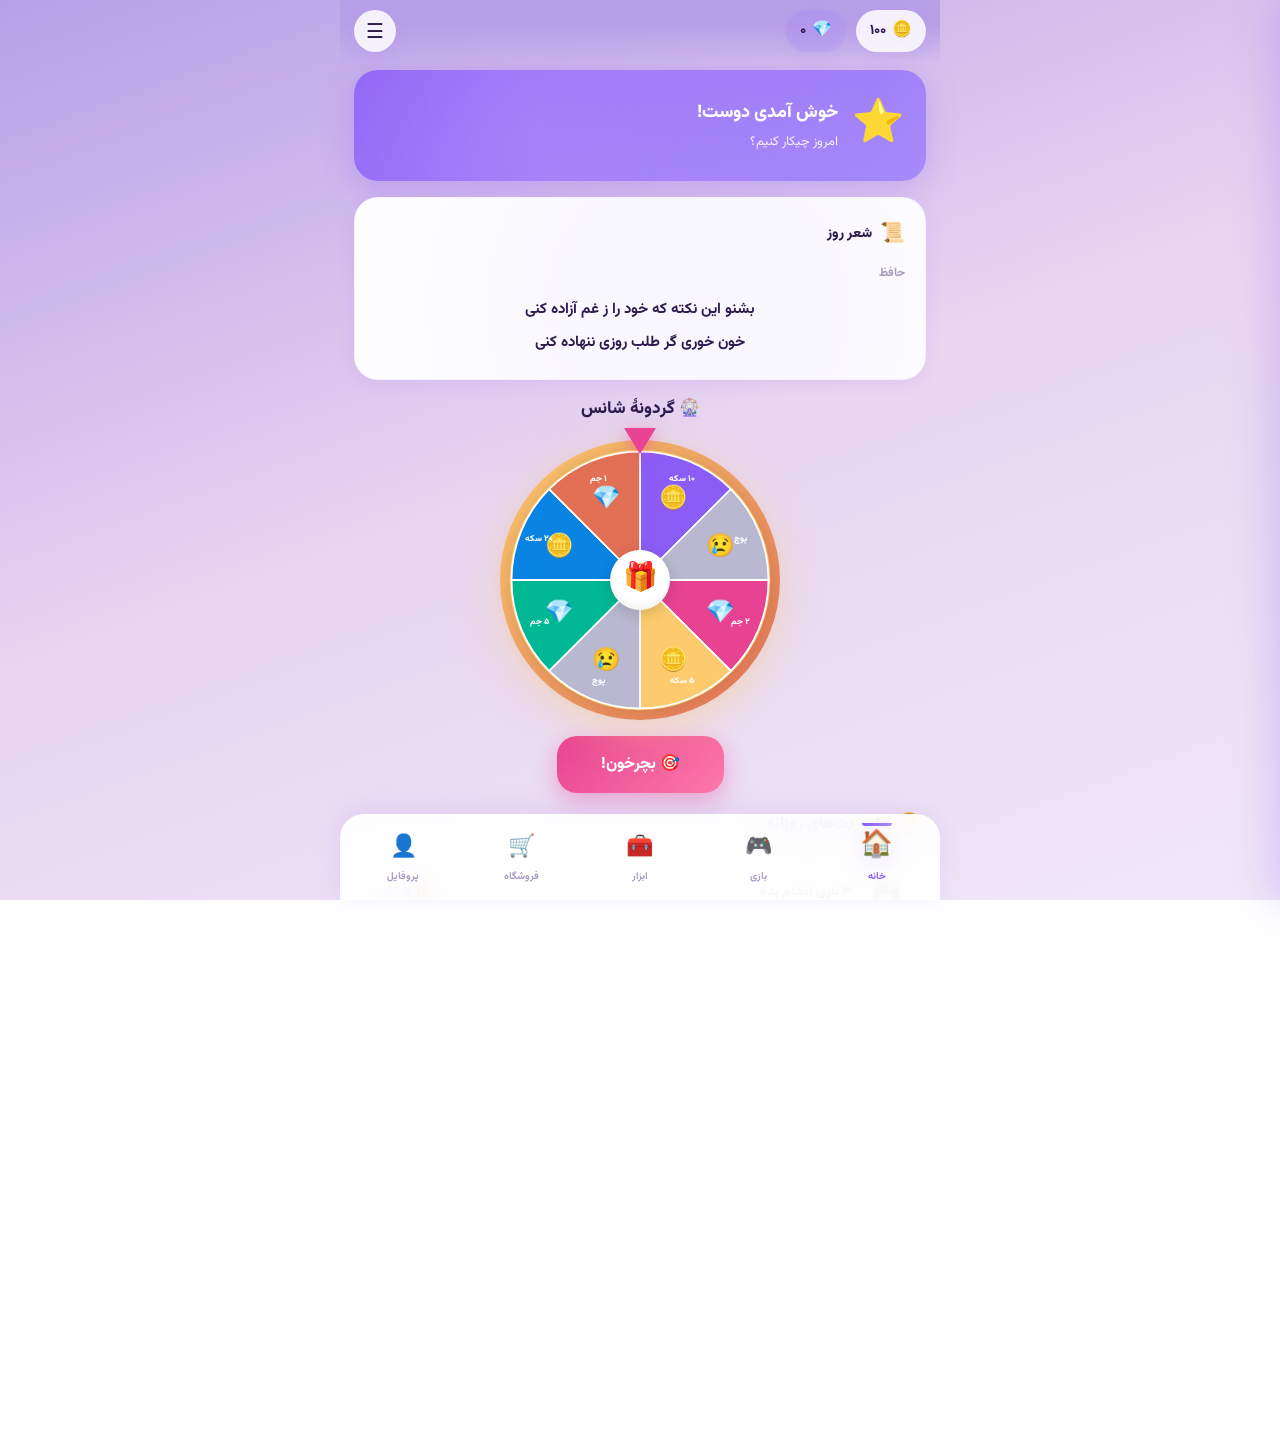
<file: index.html>
<!DOCTYPE html>
<html lang="fa" dir="rtl">
<head>
<meta charset="UTF-8">
<meta name="viewport" content="width=device-width, initial-scale=1, maximum-scale=1, user-scalable=no, viewport-fit=cover">
<meta name="theme-color" content="#8b5cf6">
<meta name="apple-mobile-web-app-capable" content="yes">
<meta name="apple-mobile-web-app-status-bar-style" content="black-translucent">
<meta name="apple-mobile-web-app-title" content="ستاره">
<meta name="description" content="ستاره - بازی کن، بساز، بدرخش">
<title>⭐ ستاره | Setareh</title>

<link rel="preconnect" href="https://fonts.googleapis.com">
<link rel="preconnect" href="https://fonts.gstatic.com" crossorigin>
<link href="https://fonts.googleapis.com/css2?family=Vazirmatn:wght@400;600;700;800;900&family=Nunito:wght@400;600;700;800;900&display=swap" rel="stylesheet">

<link rel="manifest" href="manifest.json">
<link rel="icon" type="image/svg+xml" href="icon.svg">

<!-- ============ CSS ============ -->
<link rel="stylesheet" href="css/main.css">
<link rel="stylesheet" href="css/themes.css">
<link rel="stylesheet" href="css/animations.css">
<link rel="stylesheet" href="css/profile.css">
<link rel="stylesheet" href="css/settings.css">
<link rel="stylesheet" href="css/menu.css">
<link rel="stylesheet" href="css/rps.css">
<link rel="stylesheet" href="css/guess.css">
<link rel="stylesheet" href="css/ttt.css">
<link rel="stylesheet" href="css/memory.css">
<link rel="stylesheet" href="css/calc.css">
<link rel="stylesheet" href="css/planner.css">
<link rel="stylesheet" href="css/qa.css">
<link rel="stylesheet" href="css/wheel.css">
<link rel="stylesheet" href="css/missions.css">
</head>
<body data-theme="theme_purple">

<!-- ============ نوار بالا ============ -->
<div class="top-bar">
  <div class="coin-pill" onclick="ROUTER.go('shop')">
    <span class="coin-icon">🪙</span>
    <span id="hdrCoins">۰</span>
  </div>
  <div class="coin-pill gem" onclick="ROUTER.go('shop')">
    <span class="coin-icon">💎</span>
    <span id="hdrGems">۰</span>
  </div>
  <button class="menu-btn" id="menuBtn">☰</button>
</div>

<!-- ============ منوی کشویی ============ -->
<div class="menu-overlay" id="menuOverlay"></div>
<aside class="side-menu" id="sideMenu">
  <div class="menu-header">
    <div class="menu-avatar" id="menuAvatar">👨</div>
    <div class="menu-name" id="hdrName">دوست</div>
  </div>
  <div class="menu-list">
    <div class="menu-item" data-go="profile">
      <span class="menu-icon">👤</span>
      <span>پروفایل من</span>
    </div>
    <div class="menu-item" data-go="shop">
      <span class="menu-icon">🛒</span>
      <span>فروشگاه</span>
    </div>
    <div class="menu-item" data-go="settings">
      <span class="menu-icon">⚙️</span>
      <span>تنظیمات</span>
    </div>
  </div>
  <div class="menu-footer">
    ⭐ ستاره — نسخه ۲.۰
  </div>
</aside>

<!-- ============ اپ ============ -->
<div class="app">

  <section id="view-home" class="view active">
    <div id="greeting" class="sec-title" style="display:none"></div>
    <div id="homeContent"></div>
  </section>

  <section id="view-games" class="view">
    <div id="gamesContent"></div>
  </section>

  <section id="view-tools" class="view">
    <div id="toolsContent"></div>
  </section>

  <section id="view-shop" class="view">
    <div id="shopContent"></div>
  </section>

  <section id="view-profile" class="view">
    <div id="profileContent"></div>
  </section>

  <section id="view-settings" class="view">
    <div id="settingsContent"></div>
  </section>

</div>

<!-- ============ نوار پایین ============ -->
<nav class="nav">
  <button class="nav-btn active" data-view="home">
    <span class="nav-icon">🏠</span>
    <span>خانه</span>
  </button>
  <button class="nav-btn" data-view="games">
    <span class="nav-icon">🎮</span>
    <span>بازی</span>
  </button>
  <button class="nav-btn" data-view="tools">
    <span class="nav-icon">🧰</span>
    <span>ابزار</span>
  </button>
  <button class="nav-btn" data-view="shop">
    <span class="nav-icon">🛒</span>
    <span>فروشگاه</span>
  </button>
  <button class="nav-btn" data-view="profile">
    <span class="nav-icon">👤</span>
    <span>پروفایل</span>
  </button>
</nav>

<!-- ============ Toast ============ -->
<div id="toast" class="toast"></div>

<!-- ============ اسکریپت‌ها ============ -->

<!-- ۱. پایه -->
<script src="js/i18n.js"></script>
<script src="js/audio.js"></script>
<script src="js/tick.js"></script>

<!-- ۲. منطق -->
<script src="js/storage.js"></script>
<script src="js/state.js"></script>
<script src="js/router.js"></script>

<!-- ۳. داده‌های سؤالات -->
<script src="js/data/qa-history.js"></script>
<script src="js/data/qa-geo.js"></script>
<script src="js/data/qa-science.js"></script>
<script src="js/data/qa-literature.js"></script>
<script src="js/data/qa-religion.js"></script>
<script src="js/data/qa-sport.js"></script>
<script src="js/data/qa-entertainment.js"></script>
<script src="js/data/qa-general.js"></script>

<!-- ۴. بازی‌ها -->
<script src="js/games/rps.js"></script>
<script src="js/games/guess.js"></script>
<script src="js/games/ttt.js"></script>
<script src="js/games/memory.js"></script>

<!-- ۵. ابزارها -->
<script src="js/tools/calc.js"></script>
<script src="js/tools/planner.js"></script>
<script src="js/tools/qa-ai.js"></script>
<script src="js/tools/qa.js"></script>

<!-- ۶. گردونه و ماموریت‌ها -->
<script src="js/wheel.js"></script>
<script src="js/missions.js"></script>

<!-- ۷. صفحات -->
<script src="js/shop.js"></script>
<script src="js/settings.js"></script>
<script src="js/profile.js"></script>

<!-- ۸. راه‌اندازی (آخر همه) -->
<script src="js/app.js"></script>

<!-- ============ PWA ============ -->
<script>
  if ('serviceWorker' in navigator) {
    window.addEventListener('load', function() {
      navigator.serviceWorker.register('sw.js').catch(function(e) {
        console.log('SW register failed:', e);
      });
    });
  }

  if (typeof window.showToast !== 'function') {
    window.showToast = function(msg) {
      var el = document.getElementById('toast');
      if (!el) return;
      el.textContent = msg;
      el.classList.add('on');
      clearTimeout(window._toastTimer);
      window._toastTimer = setTimeout(function() {
        el.classList.remove('on');
      }, 2200);
    };
  }
</script>

</body>
                                </html>
</file>
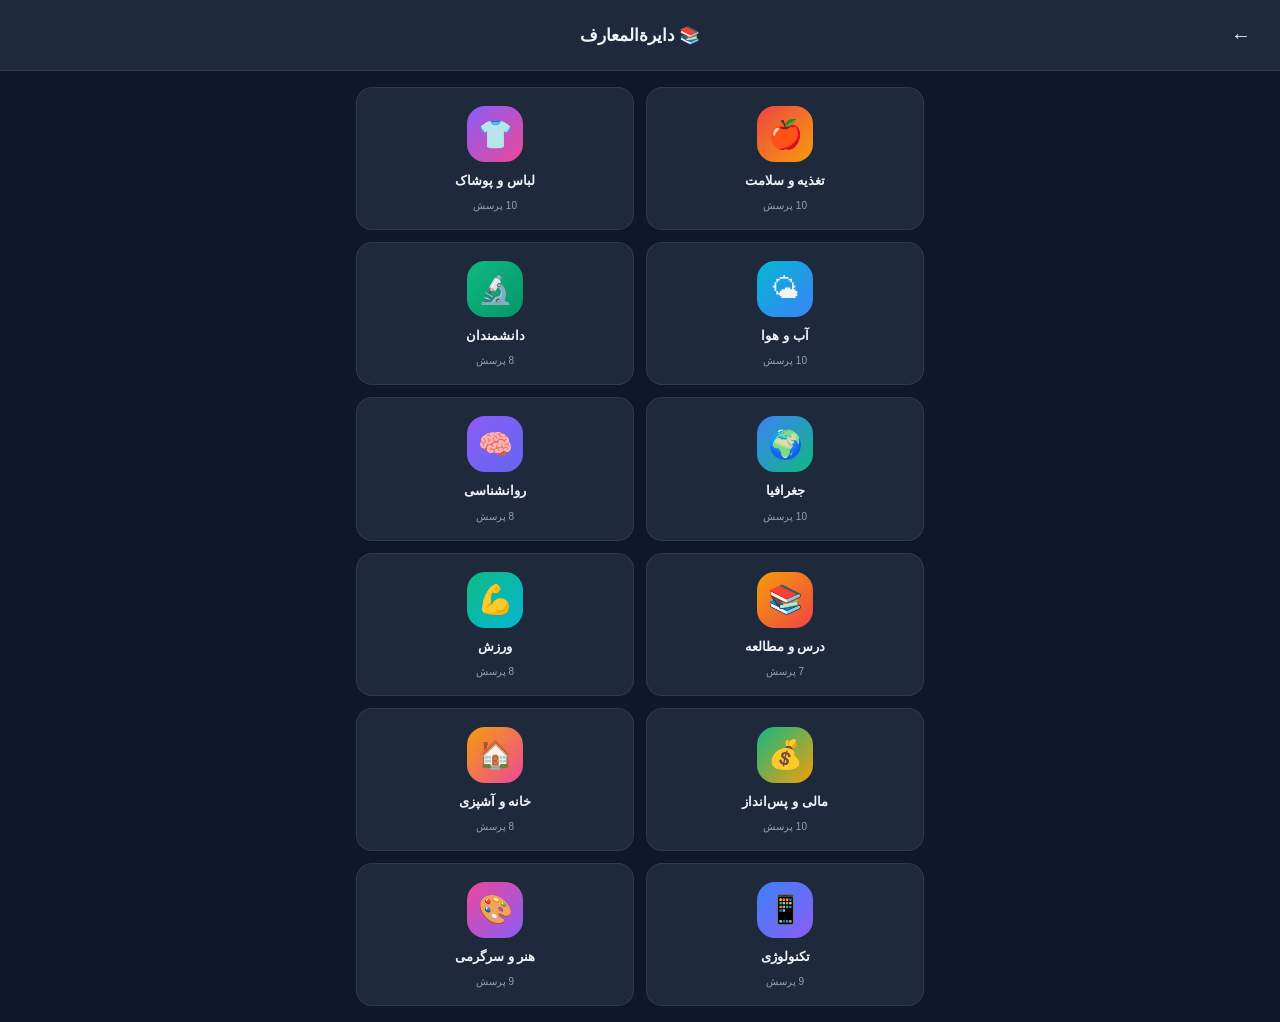
<file: ask.html>
<!DOCTYPE html>
<html lang="fa" dir="rtl">
<head>
<meta charset="UTF-8">
<meta name="viewport" content="width=device-width,initial-scale=1">
<title>پرسش و پاسخ</title>
<style>
*{margin:0;padding:0;box-sizing:border-box;-webkit-tap-highlight-color:transparent}
body{font-family:Tahoma,sans-serif;background:#0f172a;color:#f1f5f9;min-height:100vh}
.hdr{display:flex;align-items:center;justify-content:space-between;padding:14px 18px;background:#1e293b;border-bottom:1px solid rgba(255,255,255,.08);position:sticky;top:0;z-index:10;padding-top:calc(14px + env(safe-area-inset-top))}
.hdr h1{font-size:17px;font-weight:700}
.ibtn{background:none;border:none;color:#f1f5f9;font-size:20px;cursor:pointer;width:42px;height:42px;border-radius:12px;display:flex;align-items:center;justify-content:center}
.ibtn:active{background:rgba(255,255,255,.08)}
.wrap{padding:16px;max-width:600px;margin:0 auto}
.search{width:100%;padding:13px 16px;font-size:14px;font-family:inherit;background:#1e293b;color:#f1f5f9;border:2px solid rgba(255,255,255,.08);border-radius:14px;outline:none;margin-bottom:14px}
.search:focus{border-color:#818cf8}
.cat-grid{display:grid;grid-template-columns:repeat(2,1fr);gap:12px}
.cat-card{background:#1e293b;border-radius:16px;padding:18px 14px;cursor:pointer;border:1px solid rgba(255,255,255,.08);display:flex;flex-direction:column;align-items:center;gap:10px}
.cat-card:active{transform:scale(.96);background:rgba(99,102,241,.15)}
.cat-card .ic{width:56px;height:56px;border-radius:18px;display:flex;align-items:center;justify-content:center;font-size:28px}
.cat-card .nm{font-size:13px;font-weight:700;text-align:center;line-height:1.4}
.cat-card .ct{font-size:10px;color:#94a3b8}
.cat-hdr{display:flex;align-items:center;gap:12px;margin-bottom:16px;background:#1e293b;padding:14px 16px;border-radius:16px;border:1px solid rgba(255,255,255,.08)}
.cat-hdr .ic{width:48px;height:48px;border-radius:15px;display:flex;align-items:center;justify-content:center;font-size:24px;flex-shrink:0}
.cat-hdr .info{flex:1}
.cat-hdr .nm{font-size:15px;font-weight:700}
.cat-hdr .ct{font-size:11px;color:#94a3b8;margin-top:2px}
.q{background:#1e293b;border-radius:14px;margin-bottom:10px;border:1px solid rgba(255,255,255,.08);overflow:hidden}
.q-head{padding:15px 16px;display:flex;align-items:center;gap:10px;cursor:pointer}
.q-head:active{background:rgba(255,255,255,.03)}
.q-icon{width:34px;height:34px;border-radius:10px;background:linear-gradient(135deg,#6366f1,#8b5cf6);display:flex;align-items:center;justify-content:center;font-size:16px;flex-shrink:0}
.q-title{flex:1;font-size:13.5px;font-weight:600;line-height:1.5}
.q-arrow{font-size:13px;color:#64748b;transition:transform .3s}
.q.open .q-arrow{transform:rotate(180deg)}
.q-body{max-height:0;overflow:hidden;transition:max-height .5s ease;background:rgba(0,0,0,.15)}
.q.open .q-body{max-height:2000px}
.q-answer{padding:14px 16px 16px;font-size:13px;line-height:2;color:#cbd5e1;border-top:1px solid rgba(255,255,255,.05);white-space:pre-line}
.q-answer b{color:#a5b4fc}
.back-btn{background:none;border:none;color:#818cf8;font-size:13px;font-weight:600;font-family:inherit;padding:8px 0;margin-bottom:8px;cursor:pointer}
.empty{text-align:center;padding:40px 20px;color:#64748b;font-size:13px}
.hidden{display:none}
</style>
</head>
<body>

<div class="hdr">
<button class="ibtn" onclick="goBack()">←</button>
<h1 id="hdrTitle">📚 دایرة‌المعارف</h1>
<div style="width:42px"></div>
</div>

<div class="wrap">
<input class="search hidden" id="search" placeholder="🔍 جستجو..." oninput="render()">
<div id="content"></div>
</div>

<script>
var CATS=[
{id:'food',nm:'تغذیه و سلامت',ic:'🍎',g:'linear-gradient(135deg,#ef4444,#f59e0b)'},
{id:'cloth',nm:'لباس و پوشاک',ic:'👕',g:'linear-gradient(135deg,#8b5cf6,#ec4899)'},
{id:'weather',nm:'آب و هوا',ic:'🌤',g:'linear-gradient(135deg,#06b6d4,#3b82f6)'},
{id:'sci',nm:'دانشمندان',ic:'🔬',g:'linear-gradient(135deg,#10b981,#059669)'},
{id:'geo',nm:'جغرافیا',ic:'🌍',g:'linear-gradient(135deg,#3b82f6,#10b981)'},
{id:'psy',nm:'روانشناسی',ic:'🧠',g:'linear-gradient(135deg,#8b5cf6,#6366f1)'},
{id:'study',nm:'درس و مطالعه',ic:'📚',g:'linear-gradient(135deg,#f59e0b,#ef4444)'},
{id:'sport',nm:'ورزش',ic:'💪',g:'linear-gradient(135deg,#10b981,#06b6d4)'},
{id:'money',nm:'مالی و پس‌انداز',ic:'💰',g:'linear-gradient(135deg,#10b981,#f59e0b)'},
{id:'home',nm:'خانه و آشپزی',ic:'🏠',g:'linear-gradient(135deg,#f59e0b,#ec4899)'},
{id:'tech',nm:'تکنولوژی',ic:'📱',g:'linear-gradient(135deg,#3b82f6,#8b5cf6)'},
{id:'art',nm:'هنر و سرگرمی',ic:'🎨',g:'linear-gradient(135deg,#ec4899,#8b5cf6)'}
];

var QA=[
// ===== تغذیه =====
{c:'food',ic:'🍊',q:'خواص پرتقال چیست؟',a:'• سرشار از ویتامین C\n• فیبر بالا\n• پتاسیم — تنظیم فشار خون\n• فولات — مفید بارداری\n• آنتی‌اکسیدان — ضد پیری\n• کمک به جذب آهن\n\n💡 روزانه یک عدد کافیه.'},
{c:'food',ic:'🍎',q:'خواص سیب چیست؟',a:'• فیبر پکتین — کاهش کلسترول\n• آنتی‌اکسیدان\n• کمک به کاهش وزن\n• سلامت روده\n• کاهش خطر دیابت نوع ۲\n\n💡 با پوست بخور.'},
{c:'food',ic:'🍌',q:'خواص موز چیست؟',a:'• پتاسیم — تقویت عضلات\n• انرژی سریع — قبل ورزش\n• تریپتوفان — بهبود خلق\n• ویتامین B6\n• کمک به هضم\n\n⚠️ دیابتی‌ها با احتیاط.'},
{c:'food',ic:'🌰',q:'خواص خرما چیست؟',a:'• انرژی بالا\n• فیبر — کمک گوارش\n• آهن — مفید کم‌خونی\n• پتاسیم — سلامت قلب\n\n💡 روزانه ۳ تا ۵ عدد.'},
{c:'food',ic:'🍇',q:'خواص انار چیست؟',a:'• آنتی‌اکسیدان قوی\n• سلامت قلب\n• کاهش التهاب\n• تقویت حافظه\n• سلامت پوست\n\n💡 صبح ناشتا بهترین زمان.'},
{c:'food',ic:'🥬',q:'خواص اسفناج چیست؟',a:'• آهن بالا — رفع کم‌خونی\n• ویتامین K — سلامت استخوان\n• فولات — سلامت مغز\n• ویتامین A — سلامت چشم\n\n⚠️ سنگ کلیه دارها با احتیاط.'},
{c:'food',ic:'🥕',q:'خواص هویج چیست؟',a:'• بتاکاروتن — سلامت چشم\n• آنتی‌اکسیدان\n• فیبر — کاهش کلسترول\n• سلامت پوست\n\n💡 با چربی سالم بخور.'},
{c:'food',ic:'🧄',q:'خواص سیر چیست؟',a:'• ضد باکتری و ویروس\n• کاهش فشار خون\n• کاهش کلسترول\n• تقویت ایمنی\n• ضد التهاب\n\n💡 ناشتا: یک حبه.'},
{c:'food',ic:'💧',q:'چرا باید آب کافی بخوریم؟',a:'• سلامت پوست\n• کمک گوارش\n• دفع سموم\n• تنظیم دمای بدن\n• تقویت تمرکز\n\n💡 روزانه ۶–۸ لیوان.'},
{c:'food',ic:'🍯',q:'خواص عسل طبیعی چیست؟',a:'• ضد باکتری\n• تسکین گلودرد\n• رفع سرفه\n• تقویت ایمنی\n• انرژی‌بخش\n\n⚠️ زیر ۱ سال نباید بخورن.'},

// ===== لباس =====
{c:'cloth',ic:'🧵',q:'انواع پارچه کدامند؟',a:'🌿 نخ — خنک، تابستان\n🐑 پشم — گرم، زمستان\n🐛 ابریشم — براق، لوکس\n🌾 کتان — خنک، محکم\n\nمصنوعی:\n• پلی‌استر\n• نایلون\n• اسپندکس\n\n💡 تابستان نخ، زمستان پشم.'},
{c:'cloth',ic:'🧥',q:'لباس مناسب هر فصل؟',a:'بهار: مانتو سبک، کاپشن نازک\nتابستان: نخ، رنگ روشن، کلاه\nپاییز: کاپشن، پلیور\nزمستان: پالتو، شال، کلاه\n\n💡 لایه‌لایه بهتره.'},
{c:'cloth',ic:'👔',q:'انواع کراوات و گره؟',a:'انواع:\n• ساده — رسمی\n• راه‌راه — نیمه‌رسمی\n• پلاک‌دار — اسپرت\n\nگره‌ها:\n• Four-in-Hand\n• وینزر\n• نیمه‌وینزر\n\n💡 طول کراوات تا کمربند.'},
{c:'cloth',ic:'👞',q:'انواع کفش مردانه؟',a:'👟 اسپرت — روزمره\n👞 آکسفورد — رسمی\n👞 دربی — نیمه‌رسمی\n👞 لوفر — بدون بند\n🥾 بوت — چرمی/کارگری\n\n💡 جوراب هم‌رنگ شلوار.'},
{c:'cloth',ic:'🧼',q:'چطور لباس‌ها رو بشوریم؟',a:'سرد (۳۰°): رنگی، ابریشم، پشم\nولرم (۴۰°): معمولی\nگرم (۶۰°+): حوله، ملافه\n\n• رنگی جدا از سفید\n• لباس نو اول جدا\n• برچسب لباس بخون\n\n💡 دقت کن!'},
{c:'cloth',ic:'👗',q:'انواع مانتو و استایل زنانه؟',a:'انواع:\n• کوتاه/بلند\n• تابستانه/زمستانه\n• مجلسی/اسپرت\n\nرنگ‌ها:\n• مشکی — همه‌کاره\n• سرمه‌ای — شیک\n• خاکی — روزمره\n\n💡 سادگی شیک‌تر.'},
{c:'cloth',ic:'🧦',q:'راهنمای سایز لباس؟',a:'S — ۳۶-۳۸\nM — ۳۸-۴۰\nL — ۴۰-۴۲\nXL — ۴۲-۴۴\n\nشلوار:\n۲۸-۳۰ کوچیک\n۳۲-۳۴ متوسط\n۳۶-۳۸ بزرگ\n\n💡 اندازه بگیر.'},
{c:'cloth',ic:'🎩',q:'انواع کلاه و کاربرد؟',a:'🎩 لبه‌دار — آفتاب\n🧢 کپ — اسپرت\n👒 حصیری — ساحلی\n🎿 بافتنی — زمستان\n👷 ایمنی — کارگاهی\n\n💡 برای آفتاب، روشن و لبه‌پهن.'},
{c:'cloth',ic:'🧤',q:'چطور از لباس‌هام نگهداری کنم؟',a:'• چوب‌لباسی مناسب\n• کفش در جاکفشی\n• قالب کفش چرمی\n• لباس زمستانی در وکیوم\n• نعناع خشک برای موش\n\n💡 کمد هر فصل مرتب.'},
{c:'cloth',ic:'🛍',q:'چطور لباس هوشمندانه بخریم؟',a:'• لیست بنویس\n• کیفیت مهم‌تر از قیمت\n• هماهنگی با لباس‌های موجود\n• فصل در نظر بگیر\n• سایز دقیق\n\n💡 مشکی و سرمه‌ای همیشه کاربرد.'},

// ===== آب و هوا =====
{c:'weather',ic:'🌤',q:'انواع آب و هوا کدامند؟',a:'🌴 گرمسیری — باران زیاد\n🏜 بیابانی — خشک\n❄️ قطبی — برف\n🌤 معتدل — چهار فصل\n🌊 مدیترانه‌ای — تابستان خشک\n\n💡 هر اقلیم، سبک زندگی خودش.'},
{c:'weather',ic:'☁️',q:'انواع ابر کدامند؟',a:'☁️ کومولوس — پنبه‌ای\n🌫 استراتوس — لایه‌ای\n☁️ سیروس — نازک\n⛈ کومولونیمبوس — طوفانی\n🌧 نیمبواستراتوس — بارانی\n\n💡 کومولونیمبوس نشانه طوفان.'},
{c:'weather',ic:'🌧',q:'انواع بارش کدامند؟',a:'🌧 باران\n❄️ برف\n🌨 تگرگ\n🌫 باران‌ریز\n💧 شبنم\n🌫 مه\n\n💡 بارش با میلی‌متر.'},
{c:'weather',ic:'💨',q:'انواع باد کدامند؟',a:'جهانی:\n• موسمی\n• تجارتی\n• غربی\n\nمحلی:\n• شمال — سرد\n• جنوب — گرم\n• صبا — بهاری\n• سموم — سوزان\n\n💡 باد شدید = طوفان.'},
{c:'weather',ic:'🌡',q:'چطور دما اندازه‌گیری می‌شه؟',a:'واحدها:\n• سلسیوس (°C) — ایران\n• فارنهایت (°F) — آمریکا\n• کلوین (K) — علمی\n\n• ۰°C = یخ\n• ۱۰۰°C = جوش\n• ۳۷°C = بدن'},
{c:'weather',ic:'🌈',q:'رنگین‌کمان چطور ساخته می‌شه؟',a:'نور خورشید + قطرات باران\n\nرنگ‌ها (بیرون به داخل):\n🔴 → 🟠 → 🟡 → 🟢 → 🔵 → 🟣\n\nشرایط: باران + آفتاب همزمان'},
{c:'weather',ic:'⛈',q:'چرا رعد و برق می‌زنه؟',a:'ترکیب ابرهای بارانی + باد\n\n• صاعقه: ۳۰,۰۰۰°C\n• سرعت: ۱۰۰,۰۰۰ km/s\n\nایمنی:\n• داخل ساختمان\n• زیر درخت نایست'},
{c:'weather',ic:'❄️',q:'چرا برف سفیده؟',a:'بلورهای یخ، نور همه رنگ‌ها رو بازتاب می‌دن\n\n• هیچ دو بلور شبیه هم نیستن\n• هر بلور ۶ ضلعی\n• بزرگ‌ترین دانه: ۳۸ سانتی‌متر'},
{c:'weather',ic:'🌪',q:'طوفان‌ها چطور شکل می‌گیرن؟',a:'🌪 تورنادو — قیف چرخان\n🌀 هاریکن — مناطق گرمسیری\n🌊 سونامی — موج عظیم\n\nمقیاس:\n• تورنادو: EF0 تا EF5\n• هاریکن: ۱ تا ۵'},
{c:'weather',ic:'🔆',q:'چرا آسمان آبیه؟',a:'نور خورشید با مولکول‌های هوا برخورد می‌کنه و پراکنده می‌شه.\n\nرنگ آبی بیشتر پراکنده می‌شه.\n\nغروب: نور مسیر طولانی‌تر → قرمز/نارنجی'},

// ===== دانشمندان =====
{c:'sci',ic:'🧪',q:'ابن‌سینا چه کارهایی کرد؟',a:'(۹۸۰-۱۰۳۷ م)\n\n👨‍⚕️ پزشک — کتاب «قانون»\n🧠 فیلسوف — کتاب «شفا»\n📚 حدود ۴۵۰ کتاب\n\n• در ۱۸ سالگی پزشک ماهر\n• «پدر پزشکی مدرن»'},
{c:'sci',ic:'🔭',q:'خوارزمی چه کشفیاتی داشت؟',a:'(۷۸۰-۸۵۰ م)\n\n• بنیان‌گذار جبر\n• ابداع الگوریتم\n• معرفی اعداد هندی-عربی\n\n💡 Algorithm از نامش.'},
{c:'sci',ic:'💡',q:'ادیسون چه اختراعاتی داشت؟',a:'(۱۸۴۷-۱۹۳۱)\n\n💡 لامپ برق\n🎙 گرامافون\n🎬 دوربین فیلم\n🔋 باتری\n\n• ۱,۰۹۳ اختراع\n• «نبوغ ۱٪ الهام و ۹۹٪ تلاش»'},
{c:'sci',ic:'🌌',q:'انیشتین چه کشفیاتی داشت؟',a:'(۱۸۷۹-۱۹۵۵)\n\n⚡ نسبیت خاص — E=mc²\n🌌 نسبیت عام\n🏆 نوبل ۱۹۲۱\n\n💡 بدون انیشتین، GPS کار نمی‌کرد!'},
{c:'sci',ic:'🍎',q:'نیوتن چه کشفیاتی داشت؟',a:'(۱۶۴۳-۱۷۲۷)\n\n🍎 قانون جاذبه\n📐 قوانین حرکت\n🔬 اپتیک — تجزیه نور\n\n💡 «اگر دورتر رو دیدم، روی شانه غول‌ها ایستادم.»'},
{c:'sci',ic:'⚡',q:'تسلا چه کشفیاتی داشت؟',a:'(۱۸۵۶-۱۹۴۳)\n\n⚡ جریان متناوب (AC)\n📡 رادیو\n🌀 موتور القایی\n\n• ۳۰۰+ اختراع\n• رقیب ادیسون'},
{c:'sci',ic:'📚',q:'بزرگ‌ترین دانشمندان ایرانی؟',a:'🧮 خوارزمی — جبر\n🩺 ابن‌سینا — پزشکی\n🔬 رازی — شیمی\n🌍 بیرونی — نجوم\n📖 خیام — ریاضی\n🧪 جابر بن حیان — شیمی'},
{c:'sci',ic:'🧬',q:'ماری کوری چه کشفیاتی داشت؟',a:'(۱۸۶۷-۱۹۳۴)\n\n• کشف رادیوم و پولونیوم\n• دو بار نوبل\n• اولین زن استاد سوربن'},

// ===== جغرافیا =====
{c:'geo',ic:'🌍',q:'چند قاره داریم؟',a:'۱. آسیا — بزرگ‌ترین\n۲. آفریقا\n۳. آمریکای شمالی\n۴. آمریکای جنوبی\n۵. اروپا\n۶. اقیانوسیه\n۷. جنوبگان\n\n💡 آسیا ۶۰٪ جمعیت جهان.'},
{c:'geo',ic:'🌊',q:'اقیانوس‌های جهان کدامند؟',a:'۱. آرام — بزرگ‌ترین\n۲. اطلس\n۳. هند\n۴. منجمد شمالی\n۵. منجمد جنوبی\n\nعمیق‌ترین: گودال ماریانا — ۱۱,۰۳۴ متر\n\n💡 ۷۱٪ سطح زمین آب.'},
{c:'geo',ic:'🏔',q:'بلندترین کوه‌های جهان؟',a:'۱. اورست — ۸,۸۴۸ م\n۲. K2 — ۸,۶۱۱ م\n۳. کانچنجونگا — ۸,۵۸۶ م\n\nایران:\n• دماوند — ۵,۶۱۰ م\n• علم‌کوه — ۴,۸۵۰ م\n• سبلان — ۴,۸۱۱ م'},
{c:'geo',ic:'🏜',q:'بزرگ‌ترین بیابان‌های جهان؟',a:'۱. صحرای آفریقا\n۲. عربستان\n۳. گبی\n۴. کالاهاری\n۵. پاتاگونیا\n\nایران:\n• دشت لوت — گرم‌ترین نقطه زمین\n• دشت کویر\n\n💡 لوت: ۷۰.۷ درجه!'},
{c:'geo',ic:'🌋',q:'آتشفشان‌های معروف جهان؟',a:'• وزوو (ایتالیا)\n• اتنا (سیسیل)\n• کلیمانجارو (تانزانیا)\n• فوجی (ژاپن)\n\nایران: دماوند، سبلان، تفتان'},
{c:'geo',ic:'🏞',q:'بلندترین رودهای جهان؟',a:'۱. نیل — ۶,۶۵۰ km\n۲. آمازون — ۶,۴۰۰ km\n۳. یانگ‌تسه — ۶,۳۰۰ km\n۴. می‌سی‌سی‌پی — ۶,۲۷۵ km\n\nایران: کارون، سفیدرود، ارس'},
{c:'geo',ic:'🇮🇷',q:'استان‌های ایران چند تاست؟',a:'۳۱ استان\n\nبزرگ‌ترین: سیستان و بلوچستان\nکوچک‌ترین: البرز\n\nمساحت: ۱.۶۴۸ میلیون km²'},
{c:'geo',ic:'🏝',q:'معروف‌ترین جزیره‌های ایران؟',a:'خلیج فارس:\n• کیش — گردشگری\n• قشم — بزرگ‌ترین\n• هرمز — خاک سرخ\n• لاوان، هنگام\n\nدریای عمان: چابهار'},
{c:'geo',ic:'🌐',q:'پرجمعیت‌ترین کشورهای جهان؟',a:'۱. هند — ۱.۴۳ میلیارد\n۲. چین — ۱.۴۱ میلیارد\n۳. آمریکا — ۳۳۵ میلیون\n۴. اندونزی — ۲۸۰ میلیون\n۵. پاکستان — ۲۴۰ میلیون\n\nایران: ۸۶ میلیون'},
{c:'geo',ic:'🌌',q:'عجایب هفتگانهٔ جدید جهان؟',a:'۱. دیوار بزرگ چین\n۲. پترا (اردن)\n۳. مسیح نجات‌دهنده (برزیل)\n۴. ماچوپیچو (پرو)\n۵. چیچن ایتزا (مکزیک)\n۶. کولوسئوم (روم)\n۷. تاج‌محل (هند)'},

// ===== روانشناسی =====
{c:'psy',ic:'😊',q:'چطور حال دلم رو بهتر کنم؟',a:'• یه کار خوب برای کسی\n• تماس با دوست قدیمی\n• موسیقی شاد\n• پیاده‌روی ۱۰ دقیقه\n• دوش آب گرم\n• سه نعمت رو بشمار\n\n⚠️ اگر ۲ هفته طول کشید، با متخصص حرف بزن.'},
{c:'psy',ic:'😰',q:'چطور با اضطراب مقابله کنم؟',a:'تکنیک ۵-۴-۳-۲-۱:\n۵ چیز که می‌بینی\n۴ چیز که لمس می‌کنی\n۳ چیز که می‌شنوی\n۲ چیز که بو می‌کنی\n۱ چیز که می‌چشی\n\n+ تنفس عمیق، دوش گرم'},
{c:'psy',ic:'💭',q:'چطور مثبت فکر کنم؟',a:'۱. قدردانی روزانه — ۳ چیز بنویس\n۲. جایگزینی افکار منفی\n۳. ورزش\n۴. همراهی با مثبت‌ها\n۵. کمک به دیگران\n\n💡 مغز مثل عضله.'},
{c:'psy',ic:'🎯',q:'چطور اعتماد به نفسم رو زیاد کنم؟',a:'۱. کارهای کوچیک تموم کن\n۲. از خودت مراقبت کن\n۳. مهارت یاد بگیر\n۴. با خودت مهربون باش\n۵. از اشتباه نترس\n\n💡 «من می‌تونم، حتی اگه شکست بخورم».'},
{c:'psy',ic:'😤',q:'چطور کمتر عصبانی شم؟',a:'قانون ۱۰ ثانیه\n\nتکنیک‌ها:\n• نفس عمیق\n• از موقعیت دور شو\n• آب سرد به صورت\n• پیاده‌روی\n• یه لیوان آب\n\nبلندمدت: خواب، ورزش'},
{c:'psy',ic:'😴',q:'چطور بهتر بخوابم؟',a:'• ساعت خواب ثابت\n• ۱ ساعت قبل موبایل کنار\n• اتاق تاریک و خنک\n• شام سبک ۳ ساعت قبل\n• تخت فقط برای خواب\n\n۴-۷-۸: ۴ دم، ۷ نگه، ۸ بازدم'},
{c:'psy',ic:'🧘',q:'چطور تمرین تنفس کنم؟',a:'۴-۷-۸ (آرامش):\n۴ ثانیه دم، ۷ نگه، ۸ بازدم\n۴ بار تکرار\n\n۴-۴-۴-۴ (تمرکز):\n۴ دم، ۴ نگه، ۴ بازدم، ۴ صبر\n\n💡 فقط ۵ دقیقه در روز.'},
{c:'psy',ic:'📱',q:'چطور کمتر با موبایل وقت بگذرونم؟',a:'۱. اپ‌های وقت‌گیر پاک\n۲. نوتیفیکیشن خاموش\n۳. موقع درس، اتاق دیگه\n۴. جایگزین پیدا کن\n۵. تایمر بذار\n\n💡 صبح اول وقت گوشی نگاه نکن.'},

// ===== درس =====
{c:'study',ic:'📚',q:'چطور تمرکزمو حفظ کنم؟',a:'• میز مرتب، نور کافی\n• موبایل اتاق دیگه\n\nپومودورو:\n۲۵ دقیقه کار + ۵ دقیقه استراحت\n۴ دور = ۱۵ دقیقه استراحت\n\n+ هدف مشخص + آب کافی'},
{c:'study',ic:'📝',q:'چطور بهتر درس بخونم؟',a:'۱. یادآوری فعال\n۲. تکرار فاصله‌دار — روز ۱، ۳، ۷، ۱۴، ۳۰\n۳. خلاصه‌نویسی\n۴. آموزش به دیگران\n۵. تست بزن\n\n💡 قبل خواب بخون.'},
{c:'study',ic:'📖',q:'چطور برای امتحان آماده شم؟',a:'یک هفته قبل: همه فصل + خلاصه\nسه روز قبل: تست + نقاط ضعف\nیک روز قبل: فقط مرور، زود بخواب\n\nروز امتحان: صبحانه، اول آسون‌ها'},
{c:'study',ic:'😰',q:'چطور استرس امتحان رو کم کنم؟',a:'قبل: ۷-۸ ساعت خواب، تنفس، پیاده‌روی\nموقع: نفس عمیق، آب، اول آسون‌ها\nبعد: خودت رو سرزنش نکن\n\n💡 استرس تا حدی خوبه.'},
{c:'study',ic:'🧠',q:'چطور حافظه‌مو تقویت کنم؟',a:'• خواب ۷-۸ ساعت\n• ورزش هوازی\n• غذای سالم\n• یادگیری فعال\n• پازل و سودوکو\n\nغذاها: ماهی، گردو، زردچوبه'},
{c:'study',ic:'📅',q:'چطور برنامه‌ریزی درست کنم؟',a:'۱. اهداف بنویس\n۲. به کارهای کوچیک تقسیم\n۳. اولویت‌بندی\n۴. زمان مشخص\n۵. بازبینی هفتگی\n\nتکنیک ۱-۳-۵:\n۱ بزرگ + ۳ متوسط + ۵ کوچیک'},
{c:'study',ic:'📓',q:'چطور خلاصه‌نویسی کنم؟',a:'• نقشه ذهنی\n• کلمات کلیدی\n• فلش‌کارت\n• خلاصه در ۵ خط\n• رنگ‌بندی\n\n💡 خلاصه باید بعداً قابل فهم باشه.'},

// ===== ورزش =====
{c:'sport',ic:'🏃',q:'چطور ورزش رو شروع کنم؟',a:'هفته ۱: ۱۰ دقیقه پیاده‌روی\nهفته ۲: ۱۵ دقیقه + شنا/دوچرخه\nهفته ۳+: ۲۰-۳۰ دقیقه\n\n• گرم کردن\n• سرد کردن\n• آب کافی\n\n💡 بهترین ورزش، همونیه که دوست داری.'},
{c:'sport',ic:'💪',q:'فواید ورزش چیست؟',a:'جسمی:\n• سلامت قلب\n• کنترل وزن\n• عضلات قوی\n\nذهنی:\n• کاهش استرس\n• بهبود خلق\n• خواب بهتر\n\n💡 حداقل ۳۰ دقیقه، ۵ روز هفته.'},
{c:'sport',ic:'🏋️',q:'چطور عضله بسازم؟',a:'• تمرین مقاومتی ۳-۴ روز\n• پروتئین ۱.۶ گرم/کیلو\n• خواب ۷-۸ ساعت\n• استراحت ۶۰-۹۰ ثانیه\n\nغذاها: تخم‌مرغ، مرغ، ماهی'},
{c:'sport',ic:'🧘',q:'چطور انعطاف‌پذیری‌مو زیاد کنم؟',a:'• صبح ۵ دقیقه کشش\n• قبل ورزش گرم کردن\n• یوگا یا پیلاتس\n\nهر کشش ۳۰ ثانیه، تا درد نکش\n\n💡 با تمرین روزانه، ۱ ماهه بهتر.'},
{c:'sport',ic:'🚶',q:'چقدر پیاده‌روی کنیم؟',a:'• حداقل ۱۰,۰۰۰ قدم\n• یا ۳۰ دقیقه سریع\n\nچطور بیشتر؟\n• از پله استفاده کن\n• ماشین دورتر پارک\n\n💡 ۱۰ دقیقه بعد غذا، قند رو کنترل.'},
{c:'sport',ic:'💧',q:'موقع ورزش چقدر آب بخوریم؟',a:'قبل: ۲ ساعت قبل ۵۰۰ml\nحین: هر ۱۵-۲۰ دقیقه ۱۵۰-۲۵۰ml\nبعد: هر نیم کیلو کاهش وزن، ۵۰۰ml\n\n⚠️ ادرار تیره = کم‌آبی'},
{c:'sport',ic:'⚽',q:'چه ورزشی برای من مناسبه؟',a:'کاهش وزن: دویدن، شنا\nعضله‌سازی: بدنسازی\nآرامش: یوگا، پیلاتس\nاجتماعی: فوتبال، بسکتبال\nانفرادی: پیاده‌روی، دوچرخه\n\n💡 هفته ۱ با ۱۵ دقیقه.'},
{c:'sport',ic:'🔥',q:'چطور کالری بیشتری بسوزونم؟',a:'• HIIT — ۲۰ دقیقه\n• تمرینات ترکیبی\n• بالا رفتن از پله\n• پیاده‌روی سریع\n\nدویدن: ۶۰۰/ساعت\nشنا: ۵۰۰/ساعت\nدوچرخه: ۴۰۰/ساعت'},

// ===== مالی =====
{c:'money',ic:'💰',q:'چطور پول پس‌انداز کنم؟',a:'قانون ۵۰-۳۰-۲۰:\n• ۵۰٪ نیازهای ضروری\n• ۳۰٪ خواسته‌ها\n• ۲۰٪ پس‌انداز\n\nنکات:\n• اول ماه پس‌انداز کن\n• هزینه‌ها یادداشت کن\n• خرید بزرگ ۲۴ ساعت تعویق\n\n💡 حتی ۱۰٪ در ماه.'},
{c:'money',ic:'📊',q:'چطور هزینه‌هام رو مدیریت کنم؟',a:'۱. یک ماه هزینه‌ها ثبت\n۲. دسته‌بندی\n۳. ببین کجا کم کنی\n۴. بودجه ماهانه\n۵. هفتگی بازبینی\n\n💡 هزینهٔ ثبت‌نشده، فراموش‌شده.'},
{c:'money',ic:'📈',q:'سرمایه‌گذاری از کجا شروع کنم؟',a:'قبل:\n• ۳-۶ ماه هزینه ضروری\n• بدهی پرداخت\n• دانش مالی\n\nگزینه‌ها:\n• طلا — امن\n• ارز دیجیتال — پر ریسک\n• بورس — میان‌مدت\n• مسکن — بلندمدت'},
{c:'money',ic:'🛒',q:'چطور هوشمندانه خرید کنم؟',a:'• لیست بنویس\n• قیمت‌ها مقایسه\n• نقد یا اقساط\n\nسوالات:\n• نیاز دارم؟\n• جایگزین ارزان‌تر؟\n• ۲۴ ساعت صبر کردم؟\n\n💡 خرید احساسی، دشمن جیبه.'},
{c:'money',ic:'💳',q:'چطور بدهی‌هام رو پرداخت کنم؟',a:'روش گلوله‌برفی:\n۱. کوچیک‌ترین بدهی اول\n۲. بعد بعدی\n۳. ادامه\n\nروش بهمنی:\n• بالاترین سود اول\n\n💡 بدهی صفر، اولین هدف.'},
{c:'money',ic:'💼',q:'چطور درآمد اضافی داشته باشم؟',a:'فروش: صنایع دستی\nآموزش: تدریس، مشاوره\nفریلنسری: ترجمه، طراحی\nخدمات: اسنپ، تپسی\n\n💡 روی مهارتت سرمایه‌گذاری کن.'},
{c:'money',ic:'🎯',q:'هدف مالی چطور تعیین کنم؟',a:'SMART:\n• مشخص\n• اندازه‌گیری\n• دست‌یافتنی\n• مرتبط\n• زمان‌دار\n\nمثال:\n«۶ ماه دیگه ۱۰ میلیون پس‌انداز»\n\n💡 هدف نوشته، ۴۲٪ محقق‌تر.'},
{c:'money',ic:'🧠',q:'چطور ذهنیت ثروت بسازم؟',a:'• پول ابزاره، نه هدف\n• بگو «چطور می‌تونم؟»\n• روی یادگیری سرمایه‌گذاری\n• از اشتباه نترس\n• با افراد موفق معاشرت\n\nکتاب: پدر پولدار، پدر فقیر'},
{c:'money',ic:'🏦',q:'حساب پس‌انداز یا جاری؟',a:'جاری: هزینه روزمره، سود کم\nپس‌انداز: سود بیشتر، بلندمدت\n\n• ۲ حساب داشته باش\n• جاری: خرج روزانه\n• پس‌انداز: بلندمدت\n\n💡 پول دم دست باشه، خرج می‌شه.'},
{c:'money',ic:'📚',q:'چطور سواد مالی یاد بگیرم؟',a:'کتاب:\n• ثروتمندترین مرد بابل\n• پدر پولدار، پدر فقیر\n• روانشناسی پول\n\nمفاهیم:\n• سود مرکب\n• تورم\n• تنوع سرمایه‌گذاری\n\n💡 روزی ۱۵ دقیقه.'},

// ===== خانه =====
{c:'home',ic:'🍚',q:'چطور برنج خوب بپزم؟',a:'۱. ۲-۳ ساعت بخیسون\n۲. آب جوش + نمک\n۳. ۶-۸ دقیقه بجوشون\n۴. آبکش کن\n۵. ته‌دیگ: روغن + نون\n۶. ۴۵ دقیقه حرارت کم\n\n💡 زعفران آخر، عطرش بیشتر.'},
{c:'home',ic:'🍲',q:'چطور قورمه‌سبزی بپزم؟',a:'مواد: سبزی، گوشت، لوبیا، لیمو\n\n۱. پیاز سرخ\n۲. گوشت تفت\n۳. سبزی جدا سرخ\n۴. همه با آب بپزه\n۵. لوبیا و لیمو اضافه\n۶. ۲ ساعت حرارت کم\n\n💡 سبزی خوب سرخ کن.'},
{c:'home',ic:'🧽',q:'چطور خانه رو سریع مرتب کنم؟',a:'قانون ۱۵ دقیقه:\nهر روز ۱۵ دقیقه مرتب\n\nاتاق‌به‌اتاق:\n۱. اتاق خواب\n۲. نشیمن\n۳. آشپزخانه\n۴. سرویس\n\n💡 «همه چیز جای خودش».'},
{c:'home',ic:'🌱',q:'چطور از گیاه آپارتمانی نگهداری کنم؟',a:'آب: هفته‌ای ۱-۲ بار\nنور: سایه‌دوست کنار پنجره\nدما: ۱۸-۲۴ درجه\n\nگیاهان مقاوم:\n• سانسوریا\n• پتوس\n• زاموفیلیا\n• کاکتوس\n\n💡 آبیاری زیاد، قاتل گیاهانه.'},
{c:'home',ic:'🍽',q:'آشپزی آسان برای شروع؟',a:'🍳 املت: تخم‌مرغ + گوجه\n🍝 ماکارونی: بجوشون + سس\n🥗 سالاد: کاهو + گوجه\n🍲 عدسی: عدس + پیاز\n🍚 کته: برنج + آب\n\n💡 از ساده شروع کن.'},
{c:'home',ic:'🧹',q:'چطور آشپزخانه رو تمیز کنم؟',a:'بعد هر آشپزی:\n• ظرف‌ها همون لحظه\n• سطح کار پاک\n• اجاق تمیز\n\nهفتگی:\n• یخچال مرتب\n\n💡 آشپزخانه مرتب = آشپزی راحت.'},
{c:'home',ic:'🛏',q:'چطور اتاق خواب رو دنج کنم؟',a:'رنگ‌ها: آبی، سبز، کرم\nنور: چراغ خواب ملایم\n\n• تخت و تشک راحت\n• بالش مناسب\n• اتاق خنک ۱۸-۲۰°\n• موبایل نباشه\n\n💡 اتاق خواب فقط برای خواب.'},
{c:'home',ic:'🧊',q:'چطور یخچال رو مرتب کنم؟',a:'🥬 بالا: پخته، لبنیات\n🥩 وسط: گوشت، تخم‌مرغ\n🍎 پایین: میوه و سبزی\n🥤 در: نوشیدنی\n❄️ فریزر: گوشت\n\n💡 یخچال مرتب، دور ریختن کمتر.'},  
// ===== تکنولوژی =====
{c:'tech',ic:'📱',q:'چطور گوشیم رو سریع‌تر کنم؟',a:'۱. اپ‌های بی‌استفاده حذف\n۲. حافظه خالی\n۳. نوتیفیکیشن کم\n۴. انیمیشن خاموش\n۵. اپ پس‌زمینه ببند\n۶. ری‌استارت\n۷. آپدیت نصب\n\n💡 هر ۳ ماه ری‌استارت کن.'},
{c:'tech',ic:'🔒',q:'چطور امنیت آنلاین داشته باشم؟',a:'• رمز قوی (۸+ کاراکتر)\n• رمز متفاوت هر سایت\n• تأیید دو مرحله‌ای\n• VPN معتبر\n• وای‌فای عمومی پرهیز\n• لینک ناشناس باز نکن\n\n💡 رمز عبورت رو به کسی نده.'},
{c:'tech',ic:'💾',q:'چطور از داده‌هام بکاپ بگیرم؟',a:'ابری:\n• Google Drive\n• iCloud\n• Dropbox\n\nفیزیکی:\n• هارد اکسترنال\n• فلش\n\nقانون ۳-۲-۱:\n• ۳ نسخه\n• ۲ نوع رسانه\n• ۱ جای خارج\n\n💡 بکاپ هفتگی.'},
{c:'tech',ic:'🤖',q:'هوش مصنوعی چیه؟',a:'سیستم‌های انسان‌مانند.\n\nکاربردها:\n• ChatGPT — گفتگو\n• Midjourney — تصویر\n• ترجمه خودکار\n• تشخیص پزشکی\n\nانواع:\n• Narrow AI — تخصصی\n• General AI — عمومی\n\n💡 ابزاره نه جایگزین.'},
{c:'tech',ic:'🌐',q:'اینترنت چطور کار می‌کنه؟',a:'۱. آدرس سایت تایپ\n۲. DNS به IP تبدیل\n۳. مرورگر درخواست می‌فرسته\n۴. سرور پاسخ می‌ده\n۵. صفحه نمایش داده می‌شه\n\nسرعت:\n• ۳G: ۲ Mbps\n• ۴G: ۲۰ Mbps\n• ۵G: ۱۰۰+ Mbps\n\n💡 فیبر نوری سریع‌ترینه.'},
{c:'tech',ic:'⌨️',q:'چطور تایپ سریع یاد بگیرم؟',a:'• انگشت‌ها روی ASDF-JKL;\n• کیبورد نگاه نکن\n• روزی ۱۵ دقیقه تمرین\n\nسایت‌ها:\n• typingclub.com\n• 10fastfingers.com\n\nسرعت:\n• مبتدی: ۲۰ WPM\n• متوسط: ۴۰ WPM\n• حرفه‌ای: ۶۰+ WPM\n\n💡 ۱ ماهه دو برابر.'},
{c:'tech',ic:'📧',q:'چطور ایمیل حرفه‌ای بنویسم؟',a:'۱. موضوع: کوتاه و واضح\n۲. سلام: رسمی\n۳. متن: کوتاه و روشن\n۴. درخواست: واضح\n۵. امضا: نام و تماس\n\n• ادب و احترام\n• بدون اشتباه املایی\n• پیوست چک کن\n\n💡 اولین جمله مهم‌ترینه.'},
{c:'tech',ic:'📲',q:'چطور باتری گوشی رو حفظ کنم؟',a:'• بین ۲۰٪ تا ۸۰٪ شارژ\n• شارژ شب طولانی خودداری\n• باتری اصلی\n• از گرما دوری\n• روشنایی کم\n• GPS و بلوتوث خاموش\n• حالت ذخیره انرژی\n\n💡 هر ماه کالیبره کن.'},
{c:'tech',ic:'🖥',q:'چطور کامپیوتر رو سریع کنم؟',a:'۱. فایل اضافی پاک\n۲. startup کم\n۳. Defrag (HDD)\n۴. رم اضافه\n۵. سیستم‌عامل آپدیت\n۶. آنتی‌ویروس\n۷. کش مرورگر پاک\n\n💡 اگه کند بود، SSD بگیر.'},

// ===== هنر =====
{c:'art',ic:'🎨',q:'چطور نقاشی رو شروع کنم؟',a:'ابزار:\n• مداد HB, 2B, 4B, 6B\n• پاک‌کن\n• دفتر طراحی\n\nتمرین:\n۱. خط و نقطه\n۲. اشکال ساده\n۳. سایه‌زنی\n۴. اشیاء خانه\n۵. چهره\n\n💡 روزی ۱۵ دقیقه معجزه.'},
{c:'art',ic:'🎵',q:'چطور موسیقی یاد بگیرم؟',a:'سازها (آسان به سخت):\n• اُکوردئون\n• گیتار\n• پیانو\n• ویولن\n\nمراحل:\n۱. تئوری\n۲. نت‌خوانی\n۳. تمرین روزانه\n\n💡 روزی ۳۰ دقیقه، ۱ ساله.'},
{c:'art',ic:'📸',q:'چطور عکاسی حرفه‌ای کنم؟',a:'۱. قانون یک‌سوم\n۲. نور طبیعی (طلوع/غروب)\n۳. زاویه چشم\n۴. فوکوس روی چشم\n۵. پس‌زمینه ساده\n\nاپ‌ها:\n• Lightroom\n• Snapseed\n\n💡 ۱۰,۰۰۰ عکس بگیری، عکاس می‌شی.'},
{c:'art',ic:'📚',q:'چطور کتاب‌خوان شم؟',a:'• روزی ۱۰ صفحه\n• قبل خواب ۲۰ دقیقه\n• کتاب همراه\n• ۲ کتاب همزمان نخون\n\nتکنیک:\n• ۵۰ صفحه اول تصمیم\n• خلاصه بنویس\n\n💡 سالی ۱۲ کتاب.'},
{c:'art',ic:'🎬',q:'بهترین فیلم‌های جهان؟',a:'IMDb Top 5:\n۱. رستگاری در شاوشنک\n۲. پدرخوانده\n۳. پدرخوانده ۲\n۴. شوالیه تاریکی\n۵. ۱۲ مرد خشمگین\n\nایرانی:\n• گاو\n• بچه‌های آسمان\n• طعم گیلاس\n\n💡 هر فیلم، یک دنیای جدید.'},
{c:'art',ic:'🎮',q:'بازی‌های فکری مفید؟',a:'🧩 شطرنج\n🔢 سودوکو\n🃏 سولیتیر\n🧠 پازل\n🎯 2048\n\nاپ‌ها:\n• Lichess\n• Sudoku.com\n• Lumosity\n\n💡 روزی ۱۵ دقیقه، مغز جوون.'},
{c:'art',ic:'🎭',q:'چطور فن بیان قوی داشته باشم؟',a:'۱. بلند حرف بزن (آینه)\n۲. ضبط کن، گوش بده\n۳. روزی ۱۰ دقیقه بلند بخون\n۴. سرعت کنترل\n۵. مکث مؤثر\n۶. تماس چشمی\n\n💡 تمرین + تکرار.'},
{c:'art',ic:'✍️',q:'چطور نویسنده بشم؟',a:'۱. روزی ۱۵ دقیقه بنویس\n۲. دفتر خاطرات\n۳. کتاب خوب بخون\n۴. ایده‌ها یادداشت\n\nانواع:\n• داستان\n• مقاله\n• شعر\n\n💡 اولین پیش‌نویس همیشه بدترینه.'},
{c:'art',ic:'🎼',q:'چطور آهنگ موردعلاقه پیدا کنم؟',a:'🎵 Shazam — تشخیص\n🎧 Spotify — پیشنهاد\n📻 SoundCloud — مستقل\n▶️ YouTube Music\n🎼 Radio Javan — فارسی\n\n💡 هر ماه ژانر جدید.'}
];

var curCat=null;
document.getElementById('search').classList.add('hidden');

function goBack(){
if(curCat){
curCat=null;
document.getElementById('hdrTitle').textContent='📚 دایرة‌المعارف';
document.getElementById('search').classList.add('hidden');
document.getElementById('search').value='';
render();
}else{
location.href='index.html';
}
}

function makeQ(item,catIc){
var d=document.createElement('div');d.className='q';
var h=document.createElement('div');h.className='q-head';
var ico=document.createElement('div');ico.className='q-icon';ico.textContent=item.ic||catIc||'📌';
var ti=document.createElement('div');ti.className='q-title';ti.textContent=item.q;
var ar=document.createElement('div');ar.className='q-arrow';ar.textContent='▼';
h.appendChild(ico);h.appendChild(ti);h.appendChild(ar);
var b=document.createElement('div');b.className='q-body';
var a=document.createElement('div');a.className='q-answer';a.innerHTML=item.a;
b.appendChild(a);
d.appendChild(h);d.appendChild(b);
h.onclick=function(){d.classList.toggle('open')};
return d;
}

function render(){
var content=document.getElementById('content');
content.innerHTML='';
var q=document.getElementById('search').value.trim();

if(curCat){
var cat=CATS.find(function(c){return c.id===curCat});
if(!cat)return;
var hdr=document.createElement('div');hdr.className='cat-hdr';
var ic=document.createElement('div');ic.className='ic';ic.style.background=cat.g;ic.textContent=cat.ic;
var info=document.createElement('div');info.className='info';
var nm=document.createElement('div');nm.className='nm';nm.textContent=cat.nm;
var items=QA.filter(function(x){return x.c===curCat});
var ct=document.createElement('div');ct.className='ct';ct.textContent=items.length+' پرسش';
info.appendChild(nm);info.appendChild(ct);
hdr.appendChild(ic);hdr.appendChild(info);
content.appendChild(hdr);
var bb=document.createElement('button');bb.className='back-btn';bb.textContent='← بازگشت';bb.onclick=goBack;
content.appendChild(bb);
var filtered=items.filter(function(x){if(!q)return true;return x.q.indexOf(q)>=0||x.a.indexOf(q)>=0});
filtered.forEach(function(item){content.appendChild(makeQ(item,cat.ic))});
return;
}

if(q){
document.getElementById('search').classList.remove('hidden');
var all=QA.filter(function(x){return x.q.indexOf(q)>=0||x.a.indexOf(q)>=0});
if(all.length===0){content.innerHTML='<div class="empty">چیزی پیدا نشد</div>';return}
all.forEach(function(item){
var cat=CATS.find(function(c){return c.id===item.c})||{ic:'📌'};
content.appendChild(makeQ(item,cat.ic));
});
return;
}

document.getElementById('search').classList.add('hidden');
var grid=document.createElement('div');grid.className='cat-grid';
CATS.forEach(function(cat){
var items=QA.filter(function(x){return x.c===cat.id});
var card=document.createElement('div');card.className='cat-card';
var ic=document.createElement('div');ic.className='ic';ic.style.background=cat.g;ic.textContent=cat.ic;
var nm=document.createElement('div');nm.className='nm';nm.textContent=cat.nm;
var ct=document.createElement('div');ct.className='ct';ct.textContent=items.length+' پرسش';
card.appendChild(ic);card.appendChild(nm);card.appendChild(ct);
card.onclick=function(){curCat=cat.id;document.getElementById('hdrTitle').textContent=cat.ic+' '+cat.nm;document.getElementById('search').classList.remove('hidden');render()};
grid.appendChild(card);
});
content.appendChild(grid);
}

render();
</script>
</body>
</html>
</file>
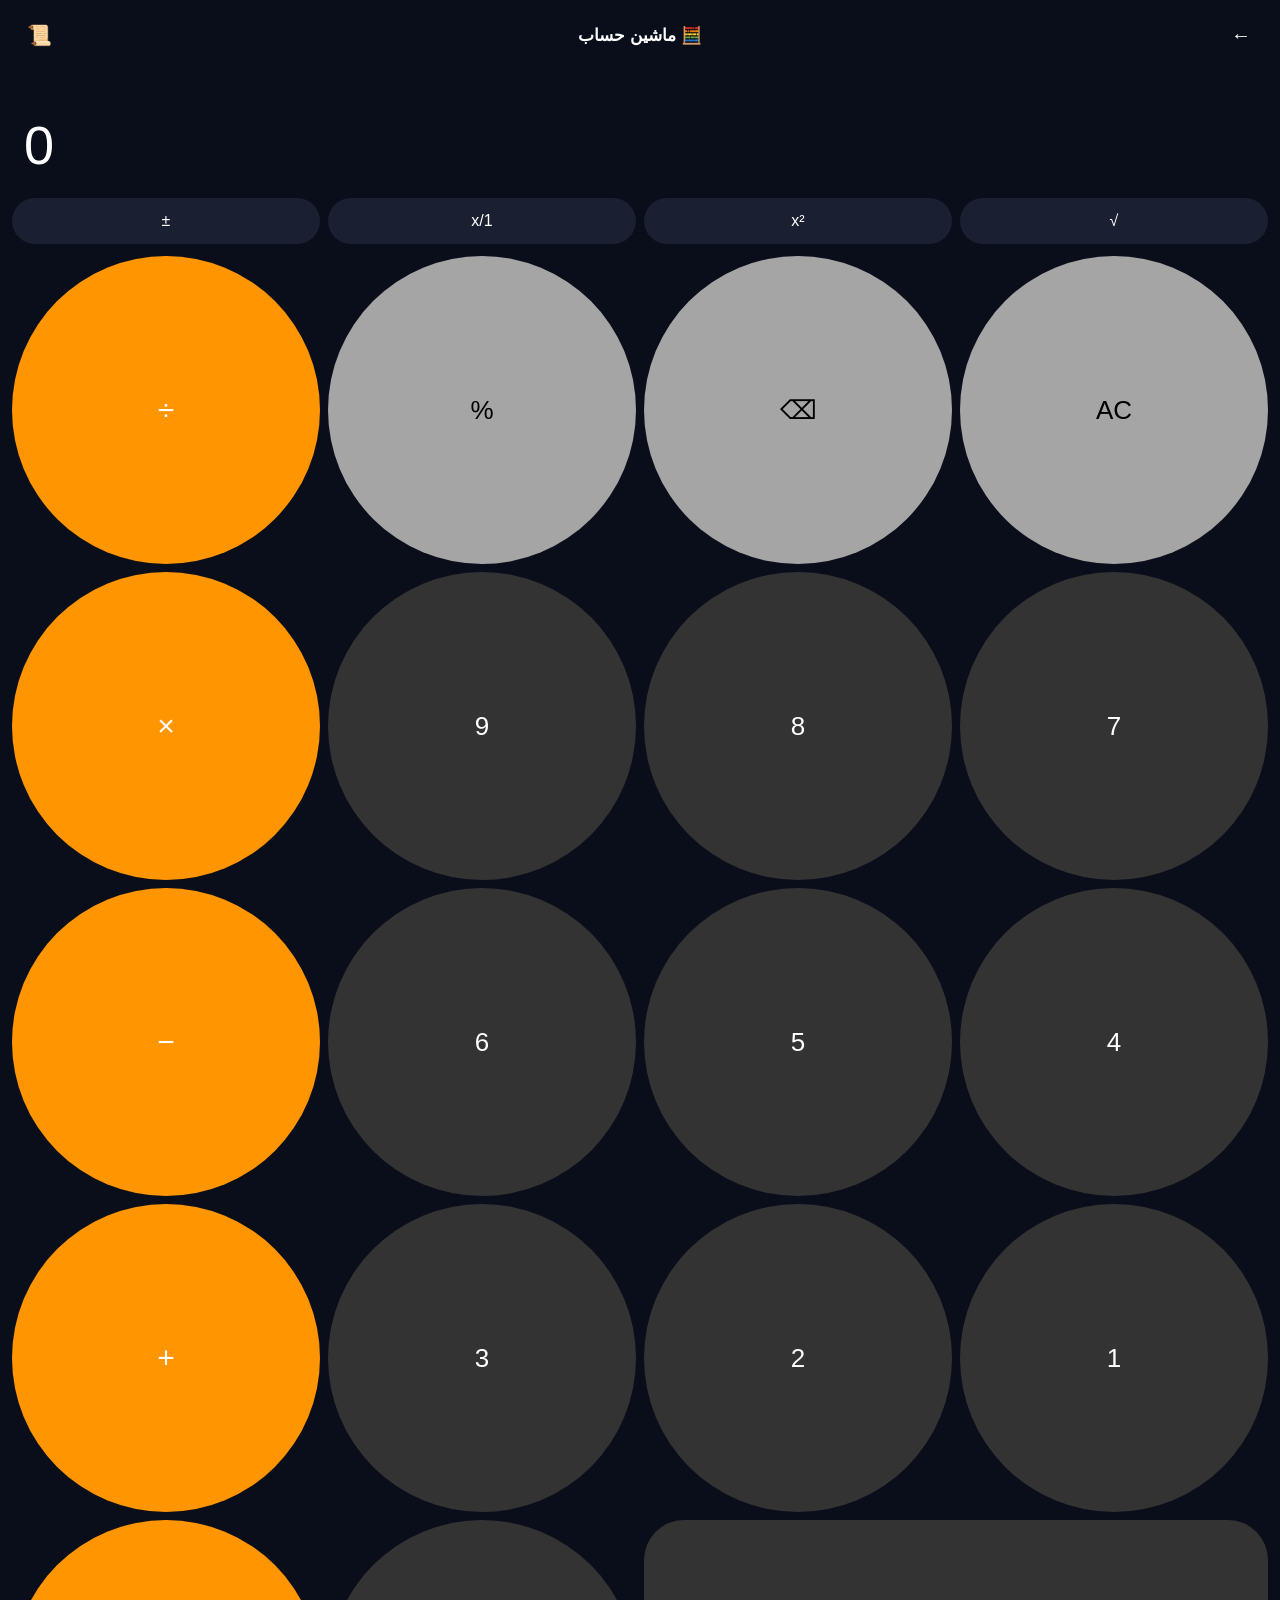
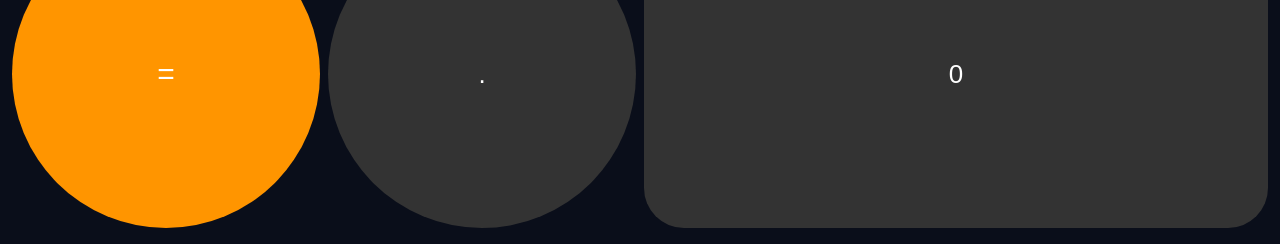
<file: calc.html>
<!DOCTYPE html>
<html lang="fa" dir="rtl">
<head>
<meta charset="UTF-8">
<meta name="viewport" content="width=device-width,initial-scale=1,user-scalable=no">
<title>ماشین حساب</title>
<style>
*{margin:0;padding:0;box-sizing:border-box;-webkit-tap-highlight-color:transparent}
body{font-family:Tahoma,sans-serif;background:#000;color:#fff;min-height:100vh;display:flex;flex-direction:column;overflow:hidden}
.hdr{display:flex;align-items:center;justify-content:space-between;padding:14px 18px;background:#0a0e1a}
.hdr h1{font-size:17px;font-weight:700}
.ibtn{background:none;border:none;color:#fff;font-size:20px;cursor:pointer;width:42px;height:42px;border-radius:12px;display:flex;align-items:center;justify-content:center}
.ibtn:active{background:#1a1f32}
.display{flex:0 0 auto;padding:20px 24px 10px;text-align:left;direction:ltr;background:#0a0e1a}
.hist{font-size:14px;color:#6b7280;min-height:20px;margin-bottom:6px;word-break:break-all}
.num{font-size:54px;font-weight:200;word-break:break-all;line-height:1.1;min-height:64px}
.sci{display:grid;grid-template-columns:repeat(4,1fr);gap:8px;padding:8px 12px 4px;background:#0a0e1a}
.sci button{aspect-ratio:auto;height:46px;font-size:16px;border-radius:23px;background:#1a1f32;color:#fff;border:none;cursor:pointer;font-family:inherit}
.sci button:active{opacity:.6}
.pad{flex:1;display:grid;grid-template-columns:repeat(4,1fr);gap:8px;padding:8px 12px 16px;background:#0a0e1a}
.btn{border:none;border-radius:50%;aspect-ratio:1;font-size:26px;font-weight:400;cursor:pointer;font-family:inherit;display:flex;align-items:center;justify-content:center;color:#fff}
.btn:active{opacity:.6}
.bn{background:#333}
.bo{background:#ff9500;font-size:30px}
.bf{background:#a5a5a5;color:#000}
.be{background:#ff9500;font-size:30px}
.bw{grid-column:span 2;aspect-ratio:auto;border-radius:40px;justify-content:center}
#histPanel{display:none;position:fixed;inset:0;background:rgba(0,0,0,.95);z-index:100;padding:20px;overflow-y:auto}
.hi{display:flex;justify-content:space-between;align-items:center;margin-bottom:20px}
.hi h2{font-size:18px}
.hi button{background:none;border:none;color:#fff;font-size:24px;cursor:pointer}
.he{padding:12px;background:#1a1f32;border-radius:12px;margin-bottom:8px;direction:ltr;text-align:left;cursor:pointer}
.he .ex{font-size:13px;color:#6b7280}
.he .rr{font-size:20px;font-weight:600;color:#fff}
.clear{width:100%;margin-top:20px;padding:12px;border:none;border-radius:12px;background:#ef4444;color:#fff;font-family:inherit;font-size:14px;cursor:pointer}
</style>
</head>
<body>

<div class="hdr">
<button class="ibtn" onclick="location.href='index.html'">←</button>
<h1>🧮 ماشین حساب</h1>
<button class="ibtn" onclick="toggleHist()">📜</button>
</div>

<div class="display">
<div class="hist" id="hist"></div>
<div class="num" id="num">0</div>
</div>

<div class="sci">
<button onclick="sci('sqrt')">√</button>
<button onclick="sci('sq')">x²</button>
<button onclick="sci('inv')">1/x</button>
<button onclick="sci('sign')">±</button>
</div>

<div class="pad">
<button class="btn bf" onclick="clearAll()">AC</button>
<button class="btn bf" onclick="back()">⌫</button>
<button class="btn bf" onclick="percent()">%</button>
<button class="btn bo" onclick="setOp('÷')">÷</button>

<button class="btn bn" onclick="digit('7')">7</button>
<button class="btn bn" onclick="digit('8')">8</button>
<button class="btn bn" onclick="digit('9')">9</button>
<button class="btn bo" onclick="setOp('×')">×</button>

<button class="btn bn" onclick="digit('4')">4</button>
<button class="btn bn" onclick="digit('5')">5</button>
<button class="btn bn" onclick="digit('6')">6</button>
<button class="btn bo" onclick="setOp('−')">−</button>

<button class="btn bn" onclick="digit('1')">1</button>
<button class="btn bn" onclick="digit('2')">2</button>
<button class="btn bn" onclick="digit('3')">3</button>
<button class="btn bo" onclick="setOp('+')">+</button>

<button class="btn bn bw" onclick="digit('0')">0</button>
<button class="btn bn" onclick="dot()">.</button>
<button class="btn be" onclick="equals()">=</button>
</div>

<div id="histPanel">
<div style="max-width:500px;margin:0 auto">
<div class="hi">
<h2>📜 تاریخچه</h2>
<button onclick="toggleHist()">✕</button>
</div>
<div id="histList"></div>
<button class="clear" onclick="clearHist()">پاک کردن تاریخچه</button>
</div>
</div>

<script>
var cur='0',prev=null,op=null,waiting=false,hist=[];
try{var h=localStorage.getItem('calcHist');if(h)hist=JSON.parse(h)}catch(e){}
function fmt(n){
if(!isFinite(n))return 'خطا';
var s=String(n);
if(s.length>14){
if(Math.abs(n)>=1e12||Math.abs(n)<1e-6)return n.toExponential(6);
return String(parseFloat(n.toPrecision(12)));
}
return s;
}
function upd(){
document.getElementById('num').textContent=cur;
document.getElementById('hist').textContent=(prev!==null&&op)?prev+' '+op:'';
}
function digit(d){
if(waiting){cur=d;waiting=false}
else{cur=(cur==='0'?d:cur+d)}
upd();
}
function dot(){
if(waiting){cur='0.';waiting=false;upd();return}
if(cur.indexOf('.')<0)cur+='.';
upd();
}
function clearAll(){cur='0';prev=null;op=null;waiting=false;upd()}
function back(){
if(waiting)return;
if(cur.length<=1){cur='0'}else{cur=cur.slice(0,-1)}
upd();
}
function setOp(o){
var v=parseFloat(cur);
if(op&&!waiting){var r=calc(prev,v,op);cur=fmt(r);prev=r}
else{prev=v}
op=o;waiting=true;upd();
}
function calc(a,b,o){
if(o==='+')return a+b;
if(o==='−')return a-b;
if(o==='×')return a*b;
if(o==='÷')return b===0?NaN:a/b;
return b;
}
function equals(){
if(op===null)return;
var v=parseFloat(cur);
var r=calc(prev,v,op);
var expr=fmt(prev)+' '+op+' '+fmt(v);
cur=fmt(r);
hist.unshift({e:expr,r:cur});
if(hist.length>50)hist=hist.slice(0,50);
try{localStorage.setItem('calcHist',JSON.stringify(hist))}catch(e){}
prev=null;op=null;waiting=true;
document.getElementById('hist').textContent=expr+' =';
document.getElementById('num').textContent=cur;
}
function percent(){
var v=parseFloat(cur);
if(prev!==null){cur=fmt(prev*v/100)}else{cur=fmt(v/100)}
upd();
}
function sci(t){
var v=parseFloat(cur);
if(t==='sqrt'){if(v<0){cur='خطا'}else{cur=fmt(Math.sqrt(v))}}
else if(t==='sq'){cur=fmt(v*v)}
else if(t==='inv'){if(v===0)cur='خطا';else cur=fmt(1/v)}
else if(t==='sign'){cur=fmt(-v)}
upd();
}
function toggleHist(){
var p=document.getElementById('histPanel');
if(p.style.display!=='block'){p.style.display='block';renderHist()}
else{p.style.display='none'}
}
function renderHist(){
var l=document.getElementById('histList');
l.innerHTML='';
if(hist.length===0){l.innerHTML='<p style="text-align:center;color:#6b7280;padding:20px">هنوز محاسبه‌ای نکردی</p>';return}
for(var i=0;i<hist.length;i++){
var d=document.createElement('div');
d.className='he';
d.innerHTML='<div class="ex">'+hist[i].e+'</div><div class="rr">'+hist[i].r+'</div>';
(function(r){d.onclick=function(){cur=r;waiting=true;toggleHist();upd()}})(hist[i].r);
l.appendChild(d);
}
}
function clearHist(){
if(!confirm('تاریخچه پاک شود؟'))return;
hist=[];try{localStorage.removeItem('calcHist')}catch(e){}
renderHist();
}
document.addEventListener('keydown',function(e){
if(e.key>='0'&&e.key<='9')digit(e.key);
else if(e.key==='.')dot();
else if(e.key==='+')setOp('+');
else if(e.key==='-')setOp('−');
else if(e.key==='*')setOp('×');
else if(e.key==='/'){e.preventDefault();setOp('÷')}
else if(e.key==='Enter'||e.key==='='){e.preventDefault();equals()}
else if(e.key==='Escape')clearAll();
else if(e.key==='Backspace')back();
else if(e.key==='%')percent();
});
upd();
</script>
</body>
</html>
</file>
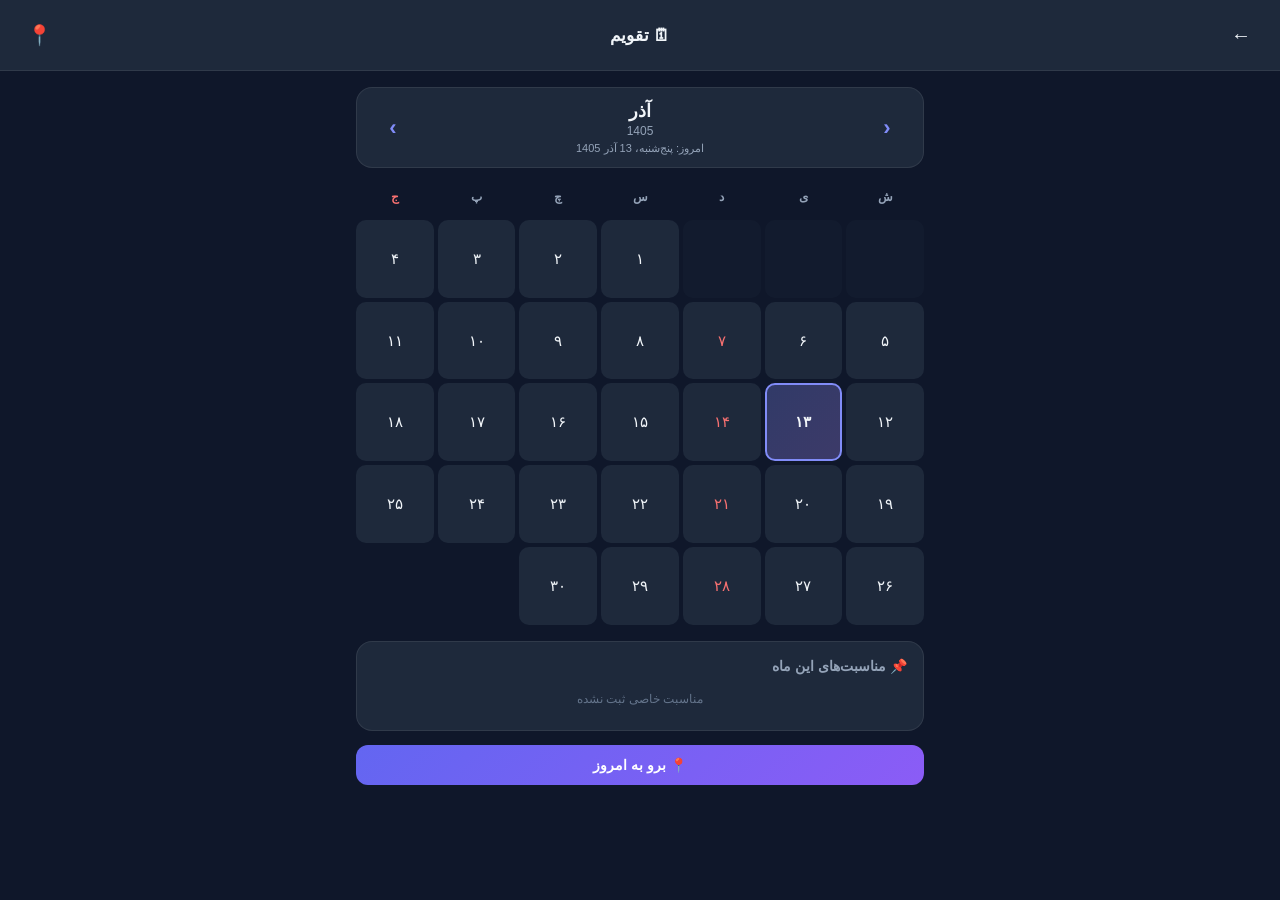
<file: calendar.html>
<!DOCTYPE html>
<html lang="fa" dir="rtl">
<head>
<meta charset="UTF-8">
<meta name="viewport" content="width=device-width,initial-scale=1">
<title>تقویم</title>
<style>
*{margin:0;padding:0;box-sizing:border-box;-webkit-tap-highlight-color:transparent}
body{font-family:Tahoma,sans-serif;background:#0f172a;color:#f1f5f9;min-height:100vh}
.hdr{display:flex;align-items:center;justify-content:space-between;padding:14px 18px;background:#1e293b;border-bottom:1px solid rgba(255,255,255,.08);position:sticky;top:0;z-index:10;padding-top:calc(14px + env(safe-area-inset-top))}
.hdr h1{font-size:17px;font-weight:700}
.ibtn{background:none;border:none;color:#f1f5f9;font-size:20px;cursor:pointer;width:42px;height:42px;border-radius:12px;display:flex;align-items:center;justify-content:center}
.ibtn:active{background:rgba(255,255,255,.08)}
.wrap{padding:16px;max-width:600px;margin:0 auto}
.nav{display:flex;align-items:center;justify-content:space-between;margin-bottom:14px;background:#1e293b;border-radius:16px;padding:12px 16px;border:1px solid rgba(255,255,255,.08)}
.nav button{background:none;border:none;color:#818cf8;font-size:22px;cursor:pointer;width:40px;height:40px;border-radius:10px;font-weight:700}
.nav button:active{background:rgba(129,140,248,.15)}
.nav .ttl{text-align:center;flex:1}
.nav .ttl .m{font-size:18px;font-weight:700}
.nav .ttl .y{font-size:12px;color:#94a3b8;margin-top:2px}
.nav .ttl .today{font-size:11px;color:#94a3b8;margin-top:4px}
.week{display:grid;grid-template-columns:repeat(7,1fr);gap:4px;margin-bottom:8px}
.wd{text-align:center;font-size:12px;color:#94a3b8;padding:8px 0;font-weight:600}
.wd.fri{color:#f87171}
.grid{display:grid;grid-template-columns:repeat(7,1fr);gap:4px}
.day{aspect-ratio:1;display:flex;align-items:center;justify-content:center;background:#1e293b;border-radius:10px;font-size:15px;font-weight:500;cursor:pointer;border:2px solid transparent;color:#f1f5f9}
.day.other{opacity:.25;cursor:default}
.day.today{border-color:#818cf8;background:linear-gradient(135deg,rgba(129,140,248,.3),rgba(167,139,250,.3));font-weight:700}
.day.fri{color:#f87171}
.day.holiday{color:#f87171}
.day:active:not(.other){transform:scale(.9)}
.events{margin-top:16px;background:#1e293b;border-radius:16px;padding:16px;border:1px solid rgba(255,255,255,.08)}
.events h3{font-size:14px;margin-bottom:10px;color:#94a3b8;font-weight:600}
.ev{display:flex;gap:10px;padding:10px 0;border-bottom:1px solid rgba(255,255,255,.05);font-size:13px;align-items:center}
.ev:last-child{border-bottom:none}
.ev .dot{width:8px;height:8px;border-radius:50%;background:#818cf8;flex-shrink:0}
.ev .d{color:#94a3b8;font-size:11px;margin-right:auto}
.jumpBtn{width:100%;padding:12px;margin-top:14px;background:linear-gradient(135deg,#6366f1,#8b5cf6);color:#fff;border:none;border-radius:12px;font-family:inherit;font-size:14px;font-weight:600;cursor:pointer}
</style>
</head>
<body>
<div class="hdr">
<button class="ibtn" onclick="location.href='index.html'">←</button>
<h1>🗓 تقویم</h1>
<button class="ibtn" onclick="goToday()">📍</button>
</div>
<div class="wrap">
<div class="nav">
<button onclick="changeMonth(-1)">‹</button>
<div class="ttl">
<div class="m" id="mName">—</div>
<div class="y" id="yName">—</div>
<div class="today" id="todayInfo">—</div>
</div>
<button onclick="changeMonth(1)">›</button>
</div>
<div class="week">
<div class="wd">ش</div><div class="wd">ی</div><div class="wd">د</div><div class="wd">س</div><div class="wd">چ</div><div class="wd">پ</div><div class="wd fri">ج</div>
</div>
<div class="grid" id="grid"></div>
<div class="events">
<h3>📌 مناسبت‌های این ماه</h3>
<div id="events"></div>
</div>
<button class="jumpBtn" onclick="goToday()">📍 برو به امروز</button>
</div>
<script>
var J_MONTHS=['فروردین','اردیبهشت','خرداد','تیر','مرداد','شهریور','مهر','آبان','آذر','دی','بهمن','اسفند'];
var WEEK_DAYS=['شنبه','یک‌شنبه','دوشنبه','سه‌شنبه','چهارشنبه','پنج‌شنبه','جمعه'];

function g2j(gy,gm,gd){
var g_d_m=[0,31,59,90,120,151,181,212,243,273,304,334];
var jy=(gy<=1600)?0:979;
gy-=(gy<=1600)?621:1600;
var gy2=(gm>2)?(gy+1):gy;
var days=(365*gy)+parseInt((gy2+3)/4)-parseInt((gy2+99)/100)+parseInt((gy2+399)/400)-80+gd+g_d_m[gm-1];
jy+=33*parseInt(days/12053);
days%=12053;
jy+=4*parseInt(days/1461);
days%=1461;
if(days>365){jy+=parseInt((days-1)/365);days=(days-1)%365}
var jm=(days<186)?1+parseInt(days/31):7+parseInt((days-186)/30);
var jd=1+((days<186)?(days%31):((days-186)%30));
return [jy,jm,jd];
}
function j2g(jy,jm,jd){
jy+=1595;
var days=365*jy+parseInt((jy+3)/33)*8+parseInt(((jy%33)+3)/4)+78+jd+(jm<7?(jm-1)*31:186+(jm-7)*30);
days-=1;
var gy=400*parseInt(days/146097);
days%=146097;
if(days>36524){gy+=parseInt(days/36524)*100;days%=36524;if(days>=365)days++}
gy+=parseInt(days/1461)*4;
days%=1461;
if(days>365){days-=365;gy++}
var gd=days+1;
var sal_a=[0,31,((gy%4===0&&gy%100!==0)||gy%400===0)?29:28,31,30,31,30,31,31,30,31,30,31];
var gm2=0;
for(var i=1;i<=12;i++){if(gd<=sal_a[i-1]){gm2=i;break}gd-=sal_a[i-1]}
return [gy,gm2,gd];
}
function monthDays(jy,jm){
if(jm<=6)return 31;
if(jm<=11)return 30;
var r=jy%33;
return (r===1||r===5||r===9||r===13||r===17||r===22||r===26||r===30)?30:29;
}
function dayOfWeek(jy,jm,jd){
var g=j2g(jy,jm,jd);
var d=new Date(g[0],g[1]-1,g[2]);
return (d.getDay()+1)%7;
}
var HOLIDAYS={
'1-1':'نوروز','1-2':'عید نوروز','1-3':'عید نوروز','1-4':'عید نوروز','1-12':'روز جمهوری اسلامی','1-13':'سیزده‌بدر',
'3-14':'رحلت امام خمینی','5-14':'روز آزادسازی خرمشهر','10-22':'پیروزی انقلاب','12-29':'روز ملی شدن صنعت نفت'
};
var curY,curM;
function init(){
var now=new Date();
var j=g2j(now.getFullYear(),now.getMonth()+1,now.getDate());
curY=j[0];curM=j[1];
render();
}
function render(){
document.getElementById('mName').textContent=J_MONTHS[curM-1];
document.getElementById('yName').textContent=curY;
var now=new Date();
var tj=g2j(now.getFullYear(),now.getMonth()+1,now.getDate());
var tDow=dayOfWeek(tj[0],tj[1],tj[2]);
document.getElementById('todayInfo').textContent='امروز: '+WEEK_DAYS[tDow]+'، '+tj[2]+' '+J_MONTHS[tj[1]-1]+' '+tj[0];
var firstDow=dayOfWeek(curY,curM,1);
var days=monthDays(curY,curM);
var grid=document.getElementById('grid');
grid.innerHTML='';
for(var i=0;i<firstDow;i++){var d=document.createElement('div');d.className='day other';grid.appendChild(d)}
for(var day=1;day<=days;day++){
var el=document.createElement('div');
el.className='day';
el.textContent=fa(day);
var dow=dayOfWeek(curY,curM,day);
if(dow===6)el.classList.add('fri');
if(HOLIDAYS[curM+'-'+day])el.classList.add('holiday');
if(curY===tj[0]&&curM===tj[1]&&day===tj[2])el.classList.add('today');
(function(dd){el.onclick=function(){selectDay(dd)}})(day);
grid.appendChild(el);
}
renderEvents();
}
function renderEvents(){
var e=document.getElementById('events');e.innerHTML='';
var found=false;
for(var k in HOLIDAYS){
var p=k.split('-');
if(parseInt(p[0])===curM){
found=true;
var d=document.createElement('div');d.className='ev';
d.innerHTML='<span class="dot"></span><span>'+HOLIDAYS[k]+'</span><span class="d">'+p[1]+' '+J_MONTHS[curM-1]+'</span>';
e.appendChild(d);
}
}
if(!found)e.innerHTML='<div style="color:#64748b;font-size:12px;text-align:center;padding:8px">مناسبت خاصی ثبت نشده</div>';
}
function changeMonth(d){curM+=d;if(curM>12){curM=1;curY++}if(curM<1){curM=12;curY--}render()}
function goToday(){var now=new Date();var j=g2j(now.getFullYear(),now.getMonth()+1,now.getDate());curY=j[0];curM=j[1];render()}
function selectDay(d){
var dow=dayOfWeek(curY,curM,d);
var g=j2g(curY,curM,d);
var txt=WEEK_DAYS[dow]+'، '+d+' '+J_MONTHS[curM-1]+' '+curY+'\nمیلادی: '+g[2]+'/'+g[1]+'/'+g[0];
var h=HOLIDAYS[curM+'-'+d];
if(h)txt+='\n\n📌 '+h;
alert(txt);
}
function fa(n){return String(n).replace(/\d/g,function(d){return '۰۱۲۳۴۵۶۷۸۹'[d]})}
init();
</script>
</body>
  </html>
</file>
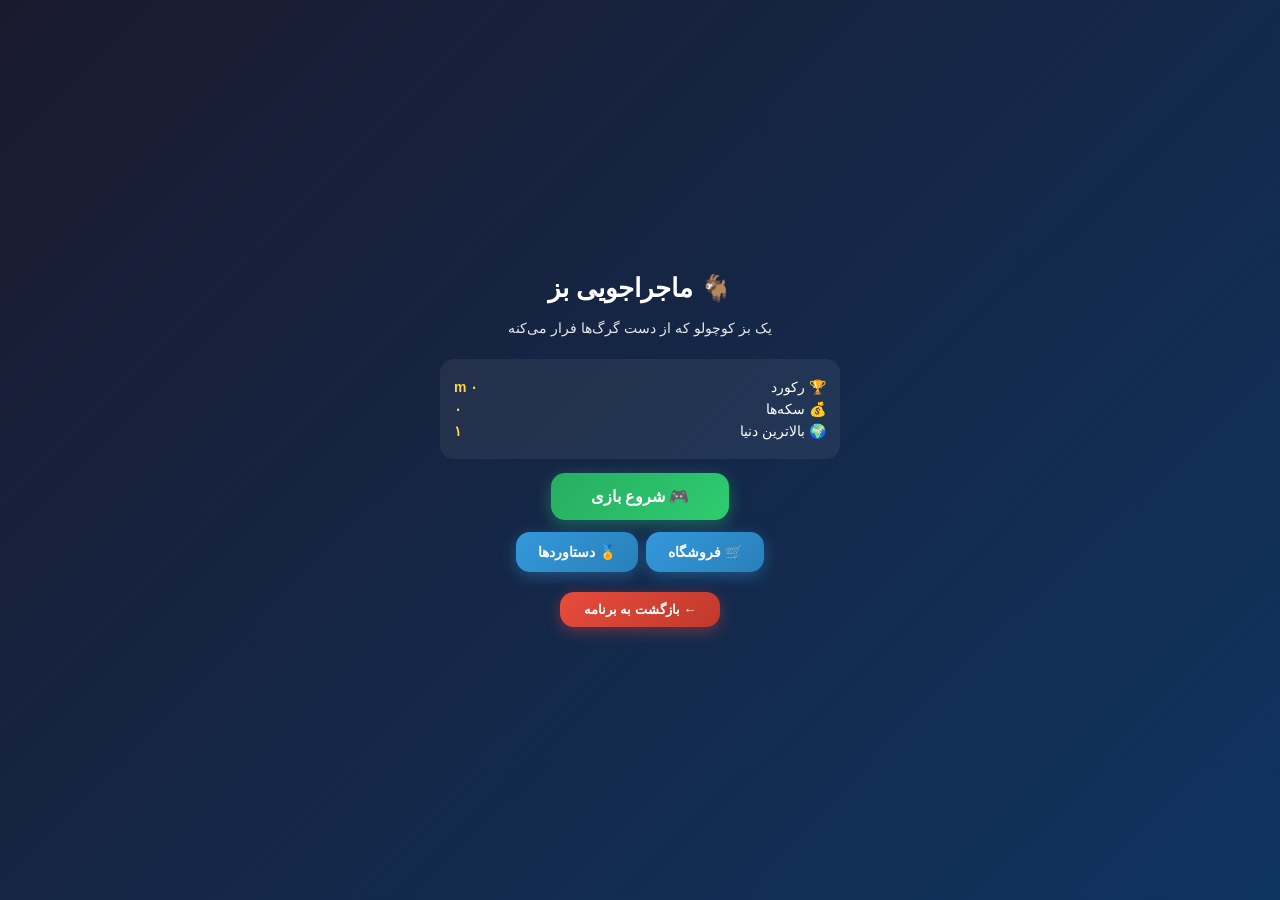
<file: game.html>
<!DOCTYPE html>
<html lang="fa" dir="rtl">
<head>
<meta charset="UTF-8">
<meta name="viewport" content="width=device-width,initial-scale=1,user-scalable=no">
<title>🐐 ماجراجویی بز</title>
<style>
*{margin:0;padding:0;box-sizing:border-box;-webkit-tap-highlight-color:transparent}
body{overflow:hidden;font-family:Tahoma,sans-serif;touch-action:none;background:#000;color:#fff;user-select:none}
canvas{display:block;width:100vw;height:100vh;position:fixed;top:0;left:0}
.screen{position:fixed;inset:0;display:none;flex-direction:column;align-items:center;justify-content:center;z-index:100;background:linear-gradient(135deg,#1a1a2e,#0f3460);padding:20px;text-align:center}
.screen.on{display:flex}
.screen h1{font-size:26px;margin-bottom:8px}
.screen h2{font-size:20px;margin-bottom:14px;color:#ffd93b}
.screen p{font-size:14px;margin:5px 0;opacity:.9;line-height:1.6}
.btn{margin-top:14px;padding:14px 40px;border:none;border-radius:14px;background:linear-gradient(135deg,#27ae60,#2ecc71);color:#fff;font-size:16px;font-family:inherit;font-weight:bold;cursor:pointer;box-shadow:0 4px 15px rgba(46,204,113,.4)}
.btn.alt{background:linear-gradient(135deg,#3498db,#2980b9);box-shadow:0 4px 15px rgba(52,152,219,.4)}
.btn.dng{background:linear-gradient(135deg,#e74c3c,#c0392b);box-shadow:0 4px 15px rgba(231,76,60,.4)}
.btn:active{transform:scale(.96)}
.row{display:flex;gap:8px;margin-top:12px;flex-wrap:wrap;justify-content:center}
.row .btn{margin-top:0;padding:12px 22px;font-size:14px}
#hud{position:fixed;top:0;left:0;right:0;padding:12px 16px;display:flex;justify-content:space-between;align-items:center;font-weight:bold;font-size:15px;text-shadow:0 2px 6px rgba(0,0,0,.8);pointer-events:none;z-index:5}
#hud .lft{display:flex;gap:12px;align-items:center}
#hud .rgt{display:flex;gap:12px;align-items:center}
#pw{position:fixed;bottom:90px;left:0;right:0;text-align:center;font-size:18px;font-weight:bold;text-shadow:0 2px 6px rgba(0,0,0,.8);pointer-events:none;z-index:5}
#world{position:fixed;top:44px;left:0;right:0;text-align:center;font-size:14px;color:#fff;text-shadow:0 2px 6px rgba(0,0,0,.8);pointer-events:none;z-index:5;opacity:.9}
#hint{position:fixed;bottom:30px;left:0;right:0;text-align:center;font-size:13px;text-shadow:0 2px 4px rgba(0,0,0,.8);pointer-events:none;opacity:.85;z-index:5}
#pause{position:fixed;top:14px;left:50%;transform:translateX(-50%);background:rgba(0,0,0,.5);color:#fff;border:none;width:40px;height:40px;border-radius:50%;font-size:16px;cursor:pointer;z-index:10}
.shop-grid{display:grid;grid-template-columns:repeat(2,1fr);gap:10px;max-width:400px;width:100%;margin-top:16px}
.shop-item{background:rgba(255,255,255,.08);border:2px solid rgba(255,255,255,.15);border-radius:14px;padding:12px;cursor:pointer;transition:.2s}
.shop-item:active{transform:scale(.96)}
.shop-item.owned{border-color:#27ae60;background:rgba(39,174,96,.15)}
.shop-item.locked{opacity:.55}
.shop-item .ic{font-size:32px;margin-bottom:6px}
.shop-item .nm{font-size:13px;font-weight:bold;margin-bottom:4px}
.shop-item .pr{font-size:11px;color:#ffd93b}
.achv{background:rgba(255,255,255,.06);border-radius:12px;padding:10px 14px;margin:5px 0;display:flex;align-items:center;gap:10px;width:100%;max-width:400px;text-align:right}
.achv.done{background:rgba(39,174,96,.2);border:1px solid #27ae60}
.achv .ic{font-size:24px;opacity:.4}
.achv.done .ic{opacity:1}
.achv .tx{font-size:13px;flex:1}
.achv .tx .tt{font-weight:bold;margin-bottom:2px}
.achv .tx .sb{font-size:11px;opacity:.7}
.stats{background:rgba(255,255,255,.06);border-radius:14px;padding:14px;margin-top:14px;width:100%;max-width:400px;font-size:14px}
.stats div{margin:6px 0;display:flex;justify-content:space-between}
.stats .v{color:#ffd93b;font-weight:bold}
.scroll{overflow-y:auto;width:100%;max-width:440px;max-height:70vh;padding:4px}
</style>
</head>
<body>

<canvas id="c"></canvas>

<div id="hud" style="display:none">
<div class="lft">
<div>💰 <span id="hCoin">۰</span></div>
<div id="hLife">❤️❤️</div>
</div>
<div class="rgt">
<div>🏆 <span id="hSc">۰</span></div>
</div>
</div>
<div id="world" style="display:none"></div>
<div id="pw" style="display:none"></div>
<div id="hint" style="display:none">برای پریدن لمس کن</div>
<button id="pause" style="display:none" onclick="gamePause()">⏸</button>

<!-- MAIN MENU -->
<div id="menu" class="screen on">
<h1>🐐 ماجراجویی بز</h1>
<p>یک بز کوچولو که از دست گرگ‌ها فرار می‌کنه</p>
<div class="stats">
<div><span>🏆 رکورد</span><span class="v" id="mRec">۰ m</span></div>
<div><span>💰 سکه‌ها</span><span class="v" id="mCoin">۰</span></div>
<div><span>🌍 بالاترین دنیا</span><span class="v" id="mWorld">۱</span></div>
</div>
<button class="btn" onclick="gameStart()">🎮 شروع بازی</button>
<div class="row">
<button class="btn alt" onclick="showScreen('shop')">🛒 فروشگاه</button>
<button class="btn alt" onclick="showScreen('achv')">🏅 دستاوردها</button>
</div>
<button class="btn dng" onclick="location.href='index.html'" style="margin-top:20px;padding:10px 24px;font-size:13px">← بازگشت به برنامه</button>
</div>

<!-- SHOP -->
<div id="shop" class="screen">
<h2>🛒 فروشگاه</h2>
<p>💰 سکه‌های تو: <span id="sCoin">۰</span></p>
<div class="scroll">
<div class="shop-grid" id="shopGrid"></div>
</div>
<button class="btn" onclick="showScreen('menu')">← بازگشت</button>
</div>

<!-- ACHIEVEMENTS -->
<div id="achv" class="screen">
<h2>🏅 دستاوردها</h2>
<div class="scroll" id="achvList"></div>
<button class="btn" onclick="showScreen('menu')">← بازگشت</button>
</div>

<!-- GAME OVER -->
<div id="over" class="screen">
<h1>💀 بازی تمام شد</h1>
<p>امتیاز: <b id="oSc">۰</b> متر</p>
<p>سکه‌ها: <b id="oCn">۰</b> 💰</p>
<p id="oNew" style="color:#ffd93b;font-weight:bold"></p>
<div class="row">
<button class="btn" onclick="gameStart()">🔄 دوباره</button>
<button class="btn alt" onclick="showScreen('menu')">🏠 منو</button>
</div>
</div>

<!-- PAUSE -->
<div id="pauseScr" class="screen">
<h2>⏸ توقف</h2>
<button class="btn" onclick="gameResume()">▶ ادامه</button>
<button class="btn alt" onclick="gameStart()">🔄 شروع دوباره</button>
<button class="btn dng" onclick="gameEnd()">🏠 منو</button>
</div>

<script src="game.js"></script><script>window.onerror=function(m,u,l){alert('ERROR: '+m+' خط '+l);return false;};setTimeout(function(){alert('gs:'+typeof gs+' | gameStart:'+typeof gameStart);},800);</script>
</body>
</html>
</file>
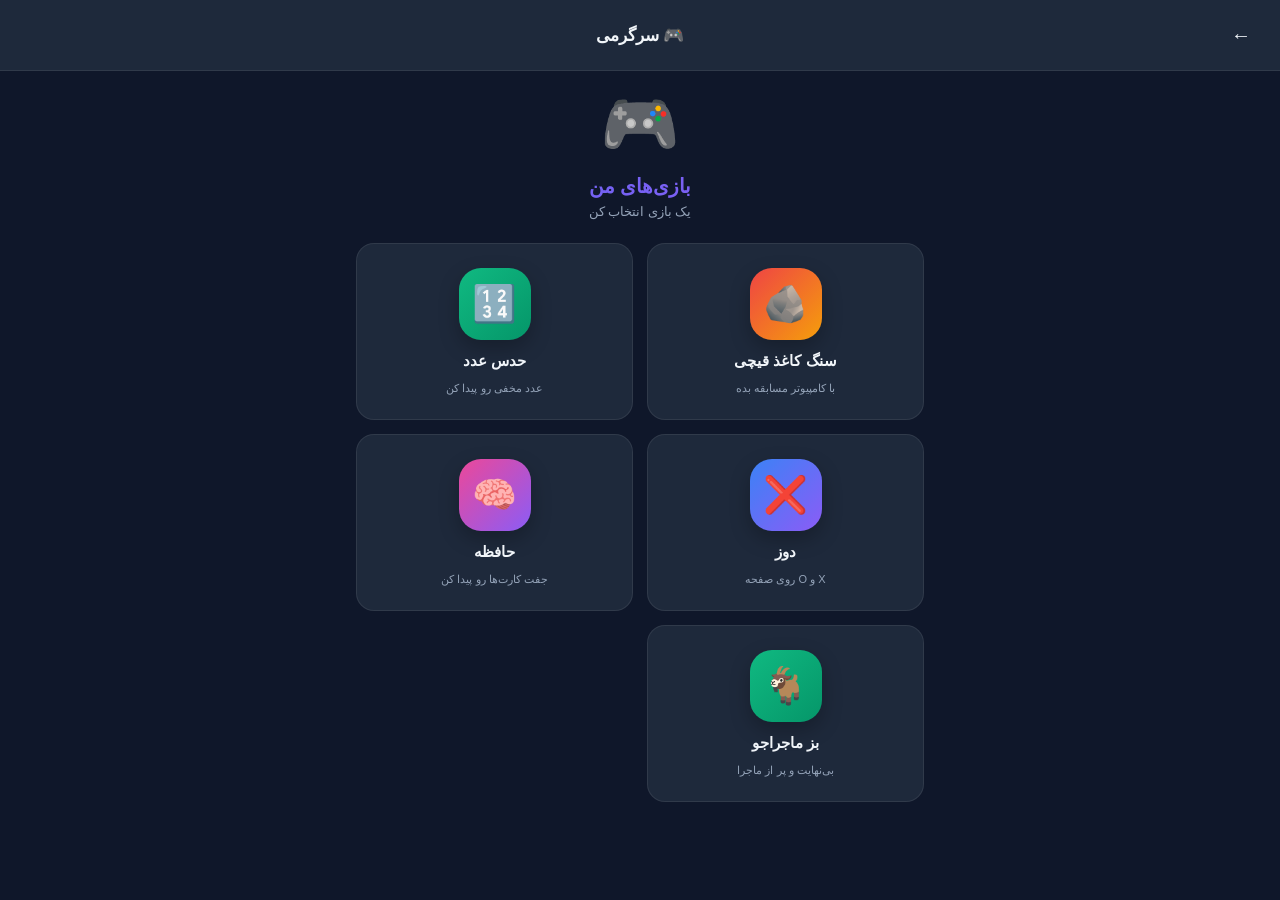
<file: games.html>
<!DOCTYPE html>
<html lang="fa" dir="rtl">
<head>
<meta charset="UTF-8">
<meta name="viewport" content="width=device-width,initial-scale=1">
<title>سرگرمی</title>
<style>
*{margin:0;padding:0;box-sizing:border-box;-webkit-tap-highlight-color:transparent}
body{font-family:Tahoma,sans-serif;background:#0f172a;color:#f1f5f9;min-height:100vh}
.hdr{display:flex;align-items:center;justify-content:space-between;padding:14px 18px;background:#1e293b;border-bottom:1px solid rgba(255,255,255,.08);position:sticky;top:0;z-index:10;padding-top:calc(14px + env(safe-area-inset-top))}
.hdr h1{font-size:17px;font-weight:700}
.ibtn{background:none;border:none;color:#f1f5f9;font-size:20px;cursor:pointer;width:42px;height:42px;border-radius:12px;display:flex;align-items:center;justify-content:center}
.ibtn:active{background:rgba(255,255,255,.08)}
.wrap{padding:16px;max-width:600px;margin:0 auto}
.game{display:none}
.game.on{display:block}
.intro{text-align:center;margin-bottom:24px}
.intro .em{font-size:64px;margin-bottom:12px}
.intro h2{font-size:20px;font-weight:700;margin-bottom:6px;background:linear-gradient(135deg,#6366f1,#8b5cf6);-webkit-background-clip:text;-webkit-text-fill-color:transparent;background-clip:text}
.intro p{font-size:13px;color:#94a3b8}
.grid{display:grid;grid-template-columns:1fr 1fr;gap:14px}
.gcard{background:#1e293b;border-radius:18px;padding:24px 14px;cursor:pointer;border:1px solid rgba(255,255,255,.08);display:flex;flex-direction:column;align-items:center;gap:12px;color:#f1f5f9;transition:.2s}
.gcard:active{transform:scale(.95);background:rgba(99,102,241,.15)}
.gcard .ic{width:72px;height:72px;border-radius:22px;display:flex;align-items:center;justify-content:center;font-size:36px;box-shadow:0 8px 20px rgba(0,0,0,.25)}
.gcard .nm{font-size:15px;font-weight:700}
.gcard .ds{font-size:11px;color:#94a3b8;text-align:center}
.back-g{background:none;border:none;color:#818cf8;font-size:13px;font-weight:600;font-family:inherit;padding:8px 0;margin-bottom:14px;cursor:pointer}
.title-c{font-size:18px;font-weight:700;text-align:center;margin-bottom:20px}
/* سنگ کاغذ قیچی */
.rps-choices{display:flex;gap:14px;justify-content:center;margin:24px 0}
.rps-btn{width:90px;height:90px;border-radius:24px;background:#1e293b;border:2px solid rgba(255,255,255,.1);font-size:44px;cursor:pointer;display:flex;align-items:center;justify-content:center;transition:.2s}
.rps-btn:active{transform:scale(.9);background:rgba(99,102,241,.2)}
.rps-result{text-align:center;font-size:18px;font-weight:700;margin:20px 0;min-height:80px;padding:16px;background:#1e293b;border-radius:16px;line-height:1.8}
.rps-score{display:flex;justify-content:space-around;font-size:14px;color:#94a3b8;margin-top:16px}
.rps-score b{color:#818cf8;font-size:20px;display:block}
/* حدس عدد */
.guess-input{width:100%;padding:18px;font-size:24px;text-align:center;font-family:inherit;background:#1e293b;color:#f1f5f9;border:2px solid rgba(255,255,255,.1);border-radius:16px;outline:none;margin-bottom:14px}
.guess-input:focus{border-color:#818cf8}
.guess-btn{width:100%;padding:16px;border:none;border-radius:16px;background:linear-gradient(135deg,#6366f1,#8b5cf6);color:#fff;font-family:inherit;font-size:16px;font-weight:700;cursor:pointer;margin-bottom:14px}
.guess-btn:active{transform:scale(.97)}
.guess-hint{text-align:center;font-size:16px;font-weight:700;padding:20px;background:#1e293b;border-radius:16px;min-height:70px;line-height:1.6}
.guess-info{text-align:center;color:#94a3b8;font-size:13px;margin-top:12px}
/* دوز */
.ttt-grid{display:grid;grid-template-columns:repeat(3,1fr);gap:8px;margin:20px auto;max-width:320px}
.ttt-cell{aspect-ratio:1;background:#1e293b;border:2px solid rgba(255,255,255,.1);border-radius:16px;display:flex;align-items:center;justify-content:center;font-size:52px;font-weight:900;cursor:pointer;color:#f1f5f9;transition:.2s}
.ttt-cell:active{background:rgba(99,102,241,.15)}
.ttt-cell.x{color:#ef4444}
.ttt-cell.o{color:#3b82f6}
.ttt-status{text-align:center;font-size:18px;font-weight:700;margin:16px 0;min-height:30px}
/* حافظه */
.mem-grid{display:grid;grid-template-columns:repeat(4,1fr);gap:8px;margin-top:16px}
.mem-card{aspect-ratio:1;border-radius:14px;cursor:pointer;perspective:800px;position:relative}
.mem-inner{position:relative;width:100%;height:100%;transition:transform .5s;transform-style:preserve-3d}
.mem-card.flip .mem-inner{transform:rotateY(180deg)}
.mem-front,.mem-back{position:absolute;inset:0;border-radius:14px;display:flex;align-items:center;justify-content:center;backface-visibility:hidden;-webkit-backface-visibility:hidden;font-size:36px}
.mem-front{background:linear-gradient(135deg,#6366f1,#8b5cf6);color:#fff}
.mem-back{background:#1e293b;border:2px solid rgba(255,255,255,.1);transform:rotateY(180deg)}
.mem-card.matched .mem-inner{opacity:.4;pointer-events:none}
.mem-status{text-align:center;font-size:14px;color:#94a3b8;margin-top:14px}
</style>
</head>
<body>

<div class="hdr">
<button class="ibtn" onclick="goBack()">←</button>
<h1 id="hTitle">🎮 سرگرمی</h1>
<div style="width:42px"></div>
</div>

<div class="wrap">

<!-- منوی بازی‌ها -->
<div id="menu" class="game on">
<div class="intro">
<div class="em">🎮</div>
<h2>بازی‌های من</h2>
<p>یک بازی انتخاب کن</p>
</div>
<div class="grid">
<div class="gcard" onclick="openGame('rps')">
<div class="ic" style="background:linear-gradient(135deg,#ef4444,#f59e0b)">🪨</div>
<div class="nm">سنگ کاغذ قیچی</div>
<div class="ds">با کامپیوتر مسابقه بده</div>
</div>
<div class="gcard" onclick="openGame('guess')">
<div class="ic" style="background:linear-gradient(135deg,#10b981,#059669)">🔢</div>
<div class="nm">حدس عدد</div>
<div class="ds">عدد مخفی رو پیدا کن</div>
</div>
<div class="gcard" onclick="openGame('ttt')">
<div class="ic" style="background:linear-gradient(135deg,#3b82f6,#8b5cf6)">❌</div>
<div class="nm">دوز</div>
<div class="ds">X و O روی صفحه</div>
</div>
<div class="gcard" onclick="openGame('mem')">
<div class="ic" style="background:linear-gradient(135deg,#ec4899,#8b5cf6)">🧠</div>
<div class="nm">حافظه</div>
<div class="ds">جفت کارت‌ها رو پیدا کن</div>
</div>
<div class="gcard" onclick="location.href='goat.html'">
<div class="ic" style="background:linear-gradient(135deg,#10b981,#059669)">🐐</div>
<div class="nm">بز ماجراجو</div>
<div class="ds">بی‌نهایت و پر از ماجرا</div>
</div>
</div>
</div>
</div>

<!-- سنگ کاغذ قیچی -->
<div id="rps" class="game">
<button class="back-g" onclick="goBack()">← بازگشت</button>
<div class="title-c">🪨 سنگ کاغذ قیچی</div>
<div class="rps-choices">
<div class="rps-btn" onclick="playRPS('rock')">🪨</div>
<div class="rps-btn" onclick="playRPS('paper')">📄</div>
<div class="rps-btn" onclick="playRPS('scissors')">✂️</div>
</div>
<div class="rps-result" id="rpsResult">یک انتخاب کن 👆</div>
<div class="rps-score">
<div>تو<b id="rpsMe">0</b></div>
<div>مساوی<b id="rpsTie">0</b></div>
<div>کامپیوتر<b id="rpsPc">0</b></div>
</div>
</div>

<!-- حدس عدد -->
<div id="guess" class="game">
<button class="back-g" onclick="goBack()">← بازگشت</button>
<div class="title-c">🔢 حدس عدد</div>
<input type="number" class="guess-input" id="guessIn" placeholder="عدد ۱ تا ۱۰۰" min="1" max="100">
<button class="guess-btn" onclick="checkGuess()">حدس بزن</button>
<div class="guess-hint" id="guessHint">عددی بین ۱ تا ۱۰۰ حدس بزن</div>
<div class="guess-info">تعداد تلاش: <b id="guessTries">0</b></div>
</div>

<!-- دوز -->
<div id="ttt" class="game">
<button class="back-g" onclick="goBack()">← بازگشت</button>
<div class="title-c">❌⭕ دوز</div>
<div class="ttt-status" id="tttStatus">نوبت تو (❌)</div>
<div class="ttt-grid" id="tttGrid"></div>
</div>

<!-- حافظه -->
<div id="mem" class="game">
<button class="back-g" onclick="goBack()">← بازگشت</button>
<div class="title-c">🧠 حافظه</div>
<div class="mem-status" id="memStatus">جفت‌ها رو پیدا کن</div>
<div class="mem-grid" id="memGrid"></div>
</div>

</div>

<script>
var curGame=null;

function goBack(){
if(curGame){
document.getElementById(curGame).classList.remove('on');
document.getElementById('menu').classList.add('on');
document.getElementById('hTitle').textContent='🎮 سرگرمی';
curGame=null;
}else{
location.href='index.html';
}
}

function openGame(g){
document.getElementById('menu').classList.remove('on');
document.getElementById(g).classList.add('on');
curGame=g;
var titles={rps:'🪨 سنگ کاغذ قیچی',guess:'🔢 حدس عدد',ttt:'❌⭕ دوز',mem:'🧠 حافظه'};
document.getElementById('hTitle').textContent=titles[g];
if(g==='ttt')initTTT();
if(g==='mem')initMem();
if(g==='guess')initGuess();
}

/* ===== سنگ کاغذ قیچی ===== */
var rpsMe=0,rpsPc=0,rpsTie=0;
function playRPS(me){
var arr=['rock','paper','scissors'];
var pc=arr[Math.floor(Math.random()*3)];
var names={rock:'🪨',paper:'📄',scissors:'✂️'};
var result='';
if(me===pc){rpsTie++;result='🤝 مساوی!'}
else if((me==='rock'&&pc==='scissors')||(me==='paper'&&pc==='rock')||(me==='scissors'&&pc==='paper')){rpsMe++;result='🎉 بردی!'}
else{rpsPc++;result='😢 باختی!'}
document.getElementById('rpsResult').innerHTML='تو: '+names[me]+'<br>کامپیوتر: '+names[pc]+'<br><span style="font-size:22px">'+result+'</span>';
document.getElementById('rpsMe').textContent=rpsMe;
document.getElementById('rpsPc').textContent=rpsPc;
document.getElementById('rpsTie').textContent=rpsTie;
}

/* ===== حدس عدد ===== */
var secretNum=0,guessTries=0;
function initGuess(){
secretNum=Math.floor(Math.random()*100)+1;
guessTries=0;
document.getElementById('guessTries').textContent='0';
document.getElementById('guessHint').textContent='عددی بین ۱ تا ۱۰۰ حدس بزن';
document.getElementById('guessIn').value='';
}
function checkGuess(){
var v=parseInt(document.getElementById('guessIn').value);
if(!v||v<1||v>100){document.getElementById('guessHint').textContent='⚠️ عدد بین ۱ تا ۱۰۰ وارد کن';return}
guessTries++;
document.getElementById('guessTries').textContent=guessTries;
if(v===secretNum){
document.getElementById('guessHint').innerHTML='🎉 آفرین! عدد '+secretNum+' بود<br>در '+guessTries+' تلاش';
setTimeout(initGuess,3000);
}else if(v<secretNum){
document.getElementById('guessHint').textContent='⬆️ برو بالاتر';
}else{
document.getElementById('guessHint').textContent='⬇️ برو پایین‌تر';
}
document.getElementById('guessIn').value='';
}

/* ===== دوز ===== */
var tttBoard=[],tttTurn='X',tttActive=false;
function initTTT(){
tttBoard=['','','','','','','','',''];
tttTurn='X';
tttActive=true;
document.getElementById('tttStatus').textContent='نوبت تو (❌)';
var g=document.getElementById('tttGrid');
g.innerHTML='';
for(var i=0;i<9;i++){
(function(idx){
var c=document.createElement('div');
c.className='ttt-cell';
c.onclick=function(){tttClick(idx)};
g.appendChild(c);
})(i);
}
}
function tttClick(i){
if(!tttActive||tttBoard[i])return;
tttBoard[i]='X';
renderTTT();
if(checkTTT('X'))return;
tttActive=false;
document.getElementById('tttStatus').textContent='نوبت کامپیوتر...';
setTimeout(pcMove,500);
}
function pcMove(){
var empty=[];
for(var i=0;i<9;i++)if(!tttBoard[i])empty.push(i);
if(empty.length===0)return;
var m=empty[Math.floor(Math.random()*empty.length)];
tttBoard[m]='O';
renderTTT();
if(checkTTT('O'))return;
tttActive=true;
document.getElementById('tttStatus').textContent='نوبت تو (❌)';
}
function renderTTT(){
var cells=document.querySelectorAll('#tttGrid .ttt-cell');
for(var i=0;i<9;i++){
cells[i].textContent=tttBoard[i];
cells[i].className='ttt-cell'+(tttBoard[i]?' '+tttBoard[i].toLowerCase():'');
}
}
function checkTTT(p){
var wins=[[0,1,2],[3,4,5],[6,7,8],[0,3,6],[1,4,7],[2,5,8],[0,4,8],[2,4,6]];
for(var i=0;i<wins.length;i++){
var w=wins[i];
if(tttBoard[w[0]]===p&&tttBoard[w[1]]===p&&tttBoard[w[2]]===p){
tttActive=false;
document.getElementById('tttStatus').textContent=p==='X'?'🎉 بردی!':'😢 باختی!';
setTimeout(initTTT,2500);
return true;
}
}
if(tttBoard.indexOf('')<0){
tttActive=false;
document.getElementById('tttStatus').textContent='🤝 مساوی!';
setTimeout(initTTT,2500);
return true;
}
return false;
}

/* ===== حافظه ===== */
var memFlipped=[],memMatched=0,memLock=false;
function initMem(){
var emojis=['🍎','🍌','🍇','🍊','🍓','🍉','🥝','🍒'];
var deck=emojis.concat(emojis).sort(function(){return Math.random()-0.5});
memFlipped=[];
memMatched=0;
memLock=false;
document.getElementById('memStatus').textContent='جفت‌ها رو پیدا کن';
var g=document.getElementById('memGrid');
g.innerHTML='';
for(var i=0;i<16;i++){
(function(idx){
var c=document.createElement('div');
c.className='mem-card';
c.innerHTML='<div class="mem-inner"><div class="mem-front">?</div><div class="mem-back">'+deck[idx]+'</div></div>';
c.onclick=function(){memClick(idx,c,deck[idx])};
g.appendChild(c);
})(i);
}
}
function memClick(i,c,emoji){
if(memLock||c.classList.contains('flip')||c.classList.contains('matched'))return;
c.classList.add('flip');
memFlipped.push({c:c,e:emoji});
if(memFlipped.length===2){
memLock=true;
if(memFlipped[0].e===memFlipped[1].e){
memFlipped[0].c.classList.add('matched');
memFlipped[1].c.classList.add('matched');
memMatched++;
memFlipped=[];
memLock=false;
if(memMatched===8){
document.getElementById('memStatus').textContent='🎉 آفرین! همه رو پیدا کردی';
setTimeout(initMem,2500);
}
}else{
setTimeout(function(){
memFlipped[0].c.classList.remove('flip');
memFlipped[1].c.classList.remove('flip');
memFlipped=[];
memLock=false;
},900);
}
}
}
</script>
</body>
  </html>
</file>
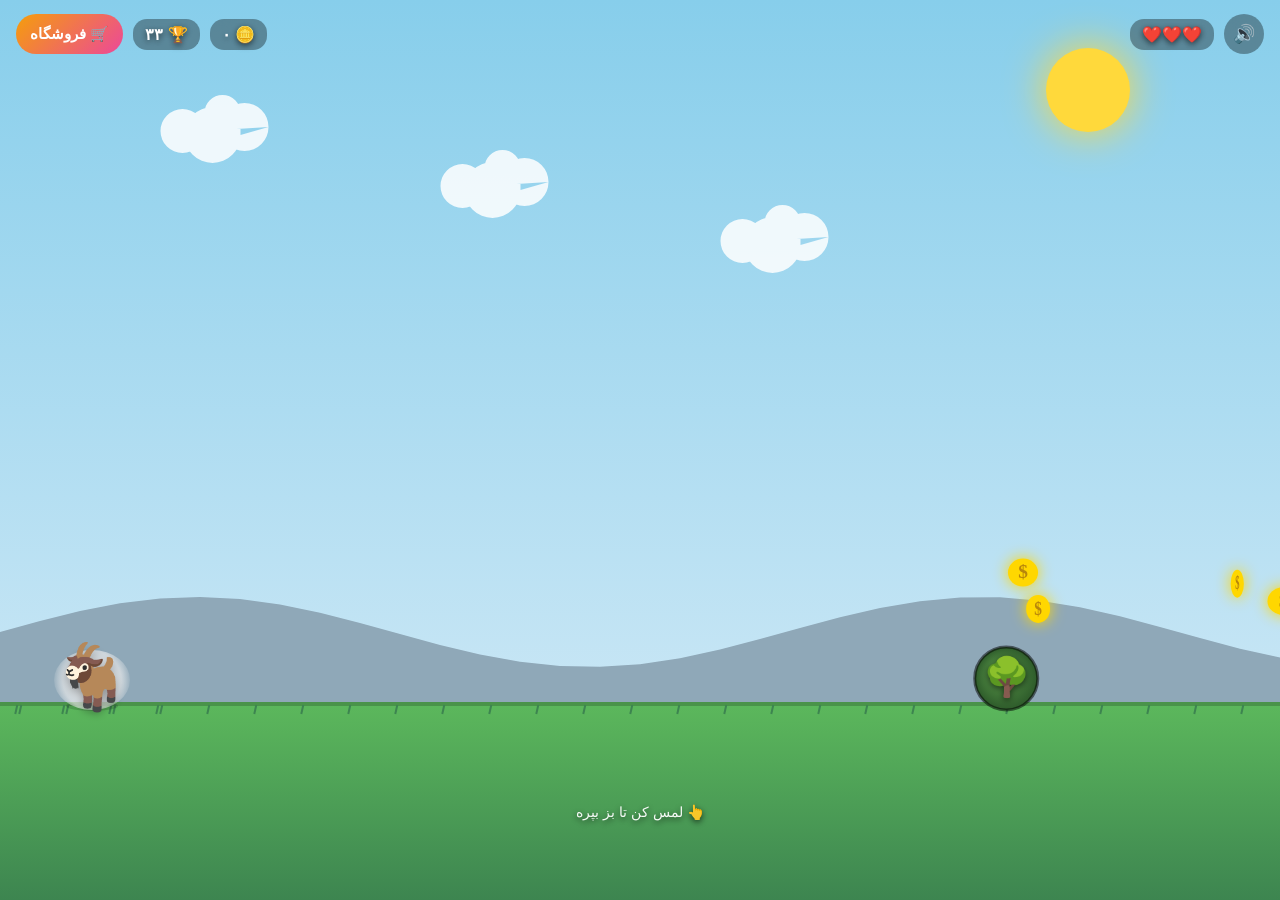
<file: goat.html>
<!DOCTYPE html>
<html lang="fa" dir="rtl">
<head>
<meta charset="UTF-8">
<meta name="viewport" content="width=device-width,initial-scale=1,user-scalable=no">
<title>🐐 بز ماجراجو</title>
<style>
*{margin:0;padding:0;box-sizing:border-box;-webkit-tap-highlight-color:transparent}
body{overflow:hidden;font-family:Tahoma,sans-serif;background:#000;touch-action:none;user-select:none}
canvas{display:block;width:100vw;height:100vh;position:fixed;top:0;left:0}
#hud{position:fixed;top:0;left:0;right:0;padding:14px 16px;display:flex;justify-content:space-between;align-items:center;color:#fff;font-weight:700;font-size:16px;text-shadow:0 2px 6px rgba(0,0,0,.6);z-index:5;padding-top:calc(14px + env(safe-area-inset-top))}
#hud .l,#hud .r{display:flex;align-items:center;gap:10px}
.badge{background:rgba(0,0,0,.35);padding:6px 12px;border-radius:14px;backdrop-filter:blur(10px)}
#mute,#shopBtn{background:rgba(0,0,0,.35);border:none;color:#fff;font-size:18px;width:40px;height:40px;border-radius:50%;cursor:pointer;display:flex;align-items:center;justify-content:center;backdrop-filter:blur(10px)}
#shopBtn{background:linear-gradient(135deg,#f59e0b,#ec4899);width:auto;padding:0 14px;height:40px;border-radius:20px;font-size:15px;font-weight:700;gap:6px}
#mute:active,#shopBtn:active{transform:scale(.9)}
#hint{position:fixed;bottom:80px;left:0;right:0;text-align:center;color:#fff;font-size:14px;text-shadow:0 2px 6px rgba(0,0,0,.7);pointer-events:none;opacity:.95;z-index:5}
#worldMsg{position:fixed;top:80px;left:0;right:0;text-align:center;color:#fff;font-size:20px;font-weight:800;text-shadow:0 3px 10px rgba(0,0,0,.8);z-index:5;opacity:0;transform:scale(.8);transition:all .4s}
#worldMsg.show{opacity:1;transform:scale(1)}
#over{position:fixed;inset:0;background:rgba(15,23,42,.92);display:none;flex-direction:column;align-items:center;justify-content:center;color:#fff;z-index:20;padding:24px;text-align:center}
#over.on{display:flex}
#over h1{font-size:30px;margin-bottom:14px}
#over .big{font-size:52px;font-weight:800;color:#fbbf24;margin:8px 0}
#over p{font-size:14px;color:#cbd5e1;margin:4px 0}
#over .st{display:flex;gap:30px;margin-top:20px}
#over .st div{text-align:center}
#over .st b{display:block;color:#fbbf24;font-size:22px;margin-top:4px}
#over button{margin-top:28px;padding:14px 44px;border:none;border-radius:16px;background:linear-gradient(135deg,#10b981,#059669);color:#fff;font-family:inherit;font-size:16px;font-weight:700;cursor:pointer}
#over button:active{transform:scale(.95)}
#shop{position:fixed;inset:0;background:rgba(15,23,42,.96);display:none;flex-direction:column;color:#fff;z-index:30;overflow-y:auto;padding:20px}
#shop.on{display:flex}
.shop-hdr{display:flex;justify-content:space-between;align-items:center;margin-bottom:20px;padding-top:env(safe-area-inset-top)}
.shop-hdr h2{font-size:20px}
.shop-hdr .coins{background:linear-gradient(135deg,#fbbf24,#f59e0b);padding:8px 16px;border-radius:20px;font-weight:700;font-size:15px}
.shop-close{background:none;border:none;color:#fff;font-size:26px;cursor:pointer;padding:4px 10px}
.shop-sec{margin-bottom:24px}
.shop-sec h3{font-size:14px;color:#94a3b8;margin-bottom:12px;display:flex;align-items:center;gap:8px}
.shop-sec h3::after{content:'';flex:1;height:1px;background:rgba(255,255,255,.1)}
.char-grid{display:grid;grid-template-columns:repeat(2,1fr);gap:12px}
.char-card{background:#1e293b;border:2px solid rgba(255,255,255,.1);border-radius:16px;padding:14px;cursor:pointer;text-align:center;transition:.2s;position:relative}
.char-card:active{transform:scale(.96)}
.char-card.owned{border-color:#10b981;background:linear-gradient(135deg,rgba(16,185,129,.15),rgba(16,185,129,.05))}
.char-card.active{border-color:#fbbf24;background:linear-gradient(135deg,rgba(251,191,36,.2),rgba(251,191,36,.05));box-shadow:0 0 20px rgba(251,191,36,.3)}
.char-card .em{font-size:44px;display:block;margin-bottom:8px}
.char-card .nm{font-size:14px;font-weight:700}
.char-card .pr{font-size:12px;margin-top:6px;color:#94a3b8}
.char-card.owned .pr{color:#10b981}
.char-card.active .pr{color:#fbbf24}
.color-grid{display:flex;gap:10px;flex-wrap:wrap}
.color-dot{width:56px;height:56px;border-radius:50%;border:3px solid rgba(255,255,255,.15);cursor:pointer;transition:.2s;position:relative;display:flex;align-items:center;justify-content:center}
.color-dot.active{border-color:#fbbf24;transform:scale(1.1);box-shadow:0 0 16px rgba(251,191,36,.5)}
.color-dot.locked{opacity:.4}
.color-dot .lk{font-size:20px}
.msg{position:fixed;bottom:40px;left:50%;transform:translateX(-50%) translateY(100px);background:linear-gradient(135deg,#6366f1,#8b5cf6);color:#fff;padding:12px 24px;border-radius:16px;font-size:14px;font-weight:700;z-index:100;transition:.3s;pointer-events:none;box-shadow:0 10px 30px rgba(99,102,241,.5)}
.msg.on{transform:translateX(-50%) translateY(0)}
</style>
</head>
<body>
<canvas id="c"></canvas>
<div id="hud">
<div class="l">
<button id="mute" onclick="toggleMute()">🔊</button>
<div id="hearts" class="badge">❤️❤️❤️</div>
</div>
<div class="r">
<div class="badge">🪙 <span id="coins">۰</span></div>
<div class="badge">🏆 <span id="sc">۰</span></div>
<button id="shopBtn" onclick="openShop()">🛒 فروشگاه</button>
</div>
</div>
<div id="worldMsg"></div>
<div id="hint">👆 لمس کن تا بز بپره</div>
<div id="over">
<h1>🎯 بازی تمام</h1>
<div class="big"><span id="fs">۰</span></div>
<p>امتیاز نهایی</p>
<div class="st">
<div>رکورد<b id="fb">۰</b></div>
<div>سکه<b id="fc">۰</b></div>
</div>
<button onclick="start()">🔄 دوباره</button>
</div>

<div id="shop">
<div class="shop-hdr">
<button class="shop-close" onclick="closeShop()">✕</button>
<h2>🛒 فروشگاه</h2>
<div class="coins">🪙 <span id="shopCoins">۰</span></div>
</div>
<div class="shop-sec">
<h3>🐾 شخصیت‌ها</h3>
<div class="char-grid" id="charGrid"></div>
</div>
<div class="shop-sec">
<h3>🎨 رنگ</h3>
<div class="color-grid" id="colorGrid"></div>
</div>
</div>

<div class="msg" id="msg"></div>

<script>
var c=document.getElementById('c'),x=c.getContext('2d');
var W,H,gy,pl,obs,coins,powers,dist,speed,run,time,tick,world,worldStart,lives,inv,msgTimer;
var totalCoins=parseInt(localStorage.getItem('goatCoins')||'0');
var best=parseInt(localStorage.getItem('goatBest4')||'0');
var owned=JSON.parse(localStorage.getItem('goatOwned')||'["goat"]');
var curChar=localStorage.getItem('goatCurChar')||'goat';
var curColor=parseInt(localStorage.getItem('goatCurColor')||'0');
var unlockedColors=JSON.parse(localStorage.getItem('goatColors')||'[0]');

// ===== شخصیت‌ها =====
var CHARS=[
{id:'goat',em:'🐐',nm:'بز',pr:0,colors:['#f0f0f0','#a67c52','#4a4a4a','#ffd700']},
{id:'bear',em:'🐻',nm:'خرس',pr:50,colors:['#8b5a2b','#4a2a1a','#d4a373','#2a1a0a']},
{id:'rabbit',em:'🐰',nm:'خرگوش',pr:80,colors:['#ffffff','#f5d5c0','#8b6b4a','#ffb6c1']},
{id:'fox',em:'🦊',nm:'روباه',pr:120,colors:['#e67e22','#c0392b','#f39c12','#ff6b35']},
{id:'panda',em:'🐼',nm:'پاندا',pr:150,colors:['#ffffff','#333333','#555555','#888888']},
{id:'penguin',em:'🐧',nm:'پنگوئن',pr:180,colors:['#1a1a1a','#4a4a4a','#666666','#cccccc']},
{id:'lion',em:'🦁',nm:'شیر',pr:220,colors:['#f4a460','#d4a373','#8b6b3a','#ffd700']},
{id:'unicorn',em:'🦄',nm:'اسب تک‌شاخ',pr:500,colors:['#ffb3d9','#c77dff','#ffffff','#ffd700']}
];

// ===== ۱۰ دنیا =====
var WORLDS=[
{id:'plain',n:'🌾 دشت سرسبز',sky:['#87ceeb','#c8e6f5'],gr:['#5cb85c','#3d8550'],obs:['🌵','🪨','🌳','🚧'],sp:1,style:'plain'},
{id:'forest',n:'🌲 جنگل انبوه',sky:['#1a3a1a','#3d6b47'],gr:['#2a5a2a','#0a2a0a'],obs:['🌲','🪵','🍄','🐍'],sp:1.1,style:'forest'},
{id:'desert',n:'🏜 بیابان داغ',sky:['#ffb84d','#fff3b0'],gr:['#d2b48c','#8b6b3a'],obs:['🌵','💀','🪨','🦂'],sp:1.2,style:'desert'},
{id:'sea',n:'🌊 ساحل آرام',sky:['#4fc3f7','#b3e5fc'],gr:['#f5e6b3','#c9a04a'],obs:['🐚','🦀','⛵','🏖'],sp:1.3,style:'sea'},
{id:'ice',n:'❄️ قطب یخی',sky:['#b3e5fc','#ffffff'],gr:['#e0f2f7','#7ab8c9'],obs:['🧊','🐧','⛄','❄️'],sp:1.4,style:'ice'},
{id:'volcano',n:'🌋 آتشفشان',sky:['#2a0a0a','#6a2a2a'],gr:['#3a2020','#1a0a0a'],obs:['🔥','💨','🪨','☄️'],sp:1.5,style:'volcano'},
{id:'space',n:'🌌 فضا',sky:['#0a0a1a','#1a0a2a'],gr:['#2a1040','#1a0a2a'],obs:['☄️','⭐','🛸','🌍'],sp:1.6,style:'space'},
{id:'city',n:'🏙 شهر شبانه',sky:['#0a0a2a','#2a1a4a'],gr:['#2a2a3a','#0a0a1a'],obs:['🚗','🏢','🚦','🛑'],sp:1.7,style:'city'},
{id:'candy',n:'🍭 دنیای شیرینی',sky:['#ffb3d9','#ffe0f0'],gr:['#ff99cc','#cc6699'],obs:['🍭','🍰','🍪','🧁'],sp:1.8,style:'candy'},
{id:'ghost',n:'👻 دنیای ارواح',sky:['#0a0a1a','#2a1a3a'],gr:['#2a1a2a','#0a0a0a'],obs:['👻','💀','🕷','🦇'],sp:1.9,style:'ghost'}
];

// ===== صدا =====
var audioCtx=null;
var soundOn=localStorage.getItem('gs')!=='off';
function initAudio(){try{if(!audioCtx)audioCtx=new(window.AudioContext||window.webkitAudioContext)()}catch(e){}}
function beep(f,d,t,v){
if(!soundOn)return;
try{
initAudio();if(!audioCtx)return;
var o=audioCtx.createOscillator(),g=audioCtx.createGain();
o.connect(g);g.connect(audioCtx.destination);o.type=t||'sine';
var n=audioCtx.currentTime;
o.frequency.setValueAtTime(f,n);
g.gain.setValueAtTime(v||0.08,n);
g.gain.exponentialRampToValueAtTime(0.001,n+d);
o.start(n);o.stop(n+d);
}catch(e){}
}
function sJump(){beep(500,0.1,'sine',0.1)}
function sDbl(){beep(800,0.12,'sine',0.1)}
function sHit(){beep(150,0.4,'sawtooth',0.15)}
function sCoin(){beep(1200,0.08,'sine',0.08);setTimeout(function(){beep(1600,0.1,'sine',0.08)},50)}
function sPow(){beep(660,0.1,'sine',0.1);setTimeout(function(){beep(990,0.12,'sine',0.1)},60);setTimeout(function(){beep(1320,0.15,'sine',0.1)},120)}
function sWorld(){beep(523,0.15,'sine',0.1);setTimeout(function(){beep(659,0.15,'sine',0.1)},100);setTimeout(function(){beep(784,0.2,'sine',0.1)},200)}
function sBuy(){beep(880,0.1,'sine',0.12);setTimeout(function(){beep(1320,0.15,'sine',0.12)},80);setTimeout(function(){beep(1760,0.2,'sine',0.12)},160)}
function sErr(){beep(200,0.2,'sawtooth',0.1)}

function toggleMute(){soundOn=!soundOn;localStorage.setItem('gs',soundOn?'on':'off');document.getElementById('mute').textContent=soundOn?'🔊':'🔇';if(soundOn)beep(880,0.1)}
function showMsg(t){var m=document.getElementById('msg');m.textContent=t;m.classList.add('on');clearTimeout(msgTimer);msgTimer=setTimeout(function(){m.classList.remove('on')},1800)}

function getChar(){return CHARS.find(function(c){return c.id===curChar})||CHARS[0]}

function updHearts(){var s='';for(var i=0;i<lives;i++)s+='❤️';for(var j=lives;j<3;j++)s+='🖤';document.getElementById('hearts').textContent=s}
function updCoins(){document.getElementById('coins').textContent=totalCoins.toLocaleString('fa-IR');document.getElementById('shopCoins').textContent=totalCoins.toLocaleString('fa-IR')}

function init(){
W=c.width=innerWidth;H=c.height=innerHeight;gy=H*0.78;
pl={y:gy-40,vy:0,onG:true,jumps:0};
obs=[];coins=[];powers=[];
dist=0;speed=5;time=0;tick=0;world=0;worldStart=0;lives=3;inv=0;
document.getElementById('over').classList.remove('on');
document.getElementById('hint').style.display='block';
setTimeout(function(){document.getElementById('hint').style.display='none'},3500);
document.getElementById('sc').textContent='۰';
updHearts();updCoins();
run=true;
}

function start(){initAudio();init();loop()}
function jump(){
if(!run)return;
if(pl.onG){pl.vy=-15;pl.onG=false;pl.jumps=1;sJump()}
else if(pl.jumps===1){pl.vy=-12;pl.jumps=2;sDbl()}
}
c.addEventListener('touchstart',function(e){e.preventDefault();jump()});
c.addEventListener('mousedown',function(e){e.preventDefault();jump()});
function loop(){if(!run)return;upd();draw();requestAnimationFrame(loop)}

var lastScore=0;
function upd(){
time++;
var w=WORLDS[world];
if(dist-worldStart>400&&world<WORLDS.length-1){world++;worldStart=dist;showWorldMsg(WORLDS[world].n);sWorld()}
var cw=WORLDS[world];
speed=(5+world*0.4+Math.min(time/300,3))*cw.sp;
dist+=speed*0.1;
pl.vy+=0.8;pl.y+=pl.vy;
if(pl.y>=gy-40){pl.y=gy-40;pl.vy=0;pl.onG=true;pl.jumps=0}
if(inv>0)inv--;
tick--;
if(tick<=0){tick=Math.max(70-time/60,40)+Math.random()*25;spawnObs(cw)}
if(Math.random()<0.05)coins.push({x:W+30,y:gy-70-Math.random()*60,r:0,got:false});
if(Math.random()<0.008){var ts=['shield','life'];powers.push({x:W+50,y:gy-90-Math.random()*50,type:ts[Math.floor(Math.random()*2)],r:0,got:false})}
obs.forEach(function(o){o.x-=speed});
coins.forEach(function(o){o.x-=speed;o.r+=0.1});
powers.forEach(function(o){o.x-=speed;o.r+=0.1});
obs=obs.filter(function(o){return o.x+o.w>-60});
coins=coins.filter(function(o){return o.x>-40&&!o.got});
powers=powers.filter(function(o){return o.x>-40&&!o.got});
var bx=70,by=pl.y,bw=44,bh=36;
if(inv<=0){
for(var i=0;i<obs.length;i++){
var o=obs[i];
if(bx+bw-8>o.x&&bx+8<o.x+o.w&&by+bh-6>o.y&&by+6<o.y+o.h){
lives--;inv=120;updHearts();sHit();
if(lives<=0){gameOver();return}
break;
}
}
}
coins.forEach(function(o){
if(!o.got&&Math.abs(o.x-(bx+bw/2))<30&&Math.abs(o.y-(by+bh/2))<40){
o.got=true;totalCoins++;localStorage.setItem('goatCoins',totalCoins);updCoins();sCoin();
}
});
powers.forEach(function(o){
if(!o.got&&Math.abs(o.x-(bx+bw/2))<35&&Math.abs(o.y-(by+bh/2))<45){
o.got=true;
if(o.type==='life'&&lives<3){lives++;updHearts()}
else if(o.type==='life'&&lives===3){totalCoins+=5;localStorage.setItem('goatCoins',totalCoins);updCoins()}
else if(o.type==='shield'){inv=Math.max(inv,180)}
sPow();
}
});
var cur100=Math.floor(dist/100);
if(cur100>lastScore){lastScore=cur100;if(cur100>0)beep(880,0.08,'sine',0.08)}
document.getElementById('sc').textContent=Math.floor(dist).toLocaleString('fa-IR');
}

function showWorldMsg(n){var e=document.getElementById('worldMsg');e.textContent=n;e.classList.add('show');setTimeout(function(){e.classList.remove('show')},1800)}

function spawnObs(w){
var t=w.obs[Math.floor(Math.random()*w.obs.length)];
var h=45+Math.random()*25,ww=42+Math.random()*15;
var air=['☄️','⭐','🛸','🌍','🔥','❄️'].indexOf(t)>=0;
var y=air?gy-70-Math.random()*50:gy-h;
obs.push({x:W+30,y:y,w:ww,h:h,t:t});
}

function gameOver(){
run=false;sHit();
if(dist>best){best=Math.floor(dist);localStorage.setItem('goatBest4',best)}
document.getElementById('fs').textContent=Math.floor(dist).toLocaleString('fa-IR');
document.getElementById('fb').textContent=best.toLocaleString('fa-IR');
document.getElementById('fc').textContent=totalCoins.toLocaleString('fa-IR');
document.getElementById('over').classList.add('on');
lastScore=0;
}

// ===== رسم =====
function draw(){
var w=WORLDS[world];
// آسمان
var g=x.createLinearGradient(0,0,0,gy);
g.addColorStop(0,w.sky[0]);g.addColorStop(1,w.sky[1]);
x.fillStyle=g;x.fillRect(0,0,W,gy);
drawWorldBg(w);
// زمین
var gg=x.createLinearGradient(0,gy,0,H);
gg.addColorStop(0,w.gr[0]);gg.addColorStop(1,w.gr[1]);
x.fillStyle=gg;x.fillRect(0,gy,W,H-gy);
x.fillStyle='rgba(0,0,0,.2)';x.fillRect(0,gy,W,4);
// علف
if(w.style!=='space'&&w.style!=='city'&&w.style!=='ghost'){
x.strokeStyle=w.gr[1];x.lineWidth=2;
for(var i=0;i<35;i++){
var gx=(i*47-time*speed*0.3)%(W+40)-20;
x.beginPath();x.moveTo(gx,gy+12);x.lineTo(gx+2,gy+3);x.stroke();
}
}
// سکه‌ها
coins.forEach(function(o){
if(o.got)return;
x.save();x.translate(o.x,o.y);x.scale(Math.abs(Math.cos(o.r))+0.3,1);
x.fillStyle='#ffd700';x.shadowColor='#ffd700';x.shadowBlur=15;
x.beginPath();x.arc(0,0,14,0,7);x.fill();x.shadowBlur=0;
x.fillStyle='#b8860b';x.font='bold 18px Tahoma';x.textAlign='center';x.textBaseline='middle';
x.fillText('$',0,1);x.restore();
});
// قدرت‌ها
powers.forEach(function(o){
if(o.got)return;
x.save();x.translate(o.x,o.y+Math.sin(time*0.1)*5);
x.fillStyle='rgba(255,255,255,.95)';x.shadowColor='#fbbf24';x.shadowBlur=20;
x.beginPath();x.arc(0,0,20,0,7);x.fill();x.shadowBlur=0;
x.font='24px Tahoma';x.textAlign='center';x.textBaseline='middle';
x.fillText(o.type==='life'?'💚':'⭐',0,1);x.restore();
});
// موانع
obs.forEach(function(o){
x.save();
var cx=o.x+o.w/2,cy=o.y+o.h/2,rad=Math.min(o.w,o.h)/2+8;
var grad=x.createRadialGradient(cx-8,cy-8,4,cx,cy,rad);
if(['🌵','🌲','🌳','🍄','🪵'].indexOf(o.t)>=0){grad.addColorStop(0,'#5a9a4a');grad.addColorStop(1,'#2d5a2a')}
else if(['🪨','💀','☄️','🌍'].indexOf(o.t)>=0){grad.addColorStop(0,'#8a8a9a');grad.addColorStop(1,'#3a3a4a')}
else if(o.t==='🚧'||o.t==='🔥'){grad.addColorStop(0,'#ff8c42');grad.addColorStop(1,'#c94a00')}
else if(o.t==='🐍'||o.t==='🦂'||o.t==='🦇'||o.t==='🕷'){grad.addColorStop(0,'#88cc44');grad.addColorStop(1,'#3a6a1a')}
else if(o.t==='⭐'||o.t==='🌟'||o.t==='🍭'||o.t==='🍰'||o.t==='🍪'||o.t==='🧁'){grad.addColorStop(0,'#fff176');grad.addColorStop(1,'#c9a800')}
else if(o.t==='🛸'||o.t==='🚗'||o.t==='🏢'||o.t==='🚦'||o.t==='🛑'){grad.addColorStop(0,'#b0b0d0');grad.addColorStop(1,'#5050a0')}
else if(o.t==='❄️'||o.t==='🧊'||o.t==='⛄'||o.t==='🐧'){grad.addColorStop(0,'#b3e5fc');grad.addColorStop(1,'#4a90b0')}
else if(o.t==='👻'){grad.addColorStop(0,'rgba(200,200,255,.8)');grad.addColorStop(1,'rgba(100,100,180,.6)')}
else if(o.t==='💨'){grad.addColorStop(0,'#aaa');grad.addColorStop(1,'#333')}
else{grad.addColorStop(0,'#999');grad.addColorStop(1,'#333')}
x.fillStyle=grad;x.beginPath();x.arc(cx,cy,rad,0,7);x.fill();
x.strokeStyle='rgba(0,0,0,.5)';x.lineWidth=3;x.stroke();
x.font='38px Tahoma';x.textAlign='center';x.textBaseline='middle';
x.shadowColor='rgba(0,0,0,.6)';x.shadowBlur=6;x.shadowOffsetY=2;
x.fillText(o.t,cx,cy+2);x.restore();
});
// سایه
x.fillStyle='rgba(0,0,0,.15)';
x.beginPath();x.ellipse(92,gy+4,26,5,0,0,7);x.fill();
// شخصیت
drawPlayer(70,pl.y,inv>0&&Math.floor(inv/8)%2===0);
}

function drawWorldBg(w){
var s=w.style;
if(s==='plain'){
// خورشید
x.fillStyle='#ffd93b';x.shadowColor='#ffd93b';x.shadowBlur=40;
x.beginPath();x.arc(W*0.85,90,42,0,7);x.fill();x.shadowBlur=0;
// ابر
x.fillStyle='rgba(255,255,255,.85)';
for(var k=0;k<4;k++){var cx=((k*280+time*0.5)%(W+200))-100;var cy=80+k*55;x.beginPath();x.arc(cx,cy,28,0,7);x.arc(cx+32,cy-8,24,0,7);x.arc(cx-30,cy-4,22,0,7);x.arc(cx+10,cy-22,18,0,7);x.fill()}
// کوه
x.fillStyle='#8fa8b8';x.beginPath();x.moveTo(0,gy);
for(var m=0;m<=W;m+=40)x.lineTo(m,gy-70-Math.sin(m*0.008)*35);
x.lineTo(W,gy);x.closePath();x.fill();
}else if(s==='forest'){
// درخت‌های بلند پس‌زمینه
x.fillStyle='#0a2a0a';
for(var i=0;i<6;i++){
var tx=(i*180-time*0.3)%(W+200)-100;
x.fillRect(tx,gy-250,20,220);
x.beginPath();x.arc(tx+10,gy-260,50,0,7);x.fill();
}
x.fillStyle='rgba(255,255,255,.1)';
for(var j=0;j<3;j++){
var fx=((j*400+time*0.2)%(W+300))-150;
x.beginPath();x.arc(fx,gy-150,80,0,7);x.fill();
}
}else if(s==='desert'){
// خورشید داغ
x.fillStyle='#ff5500';x.shadowColor='#ff5500';x.shadowBlur=60;
x.beginPath();x.arc(W*0.8,100,50,0,7);x.fill();x.shadowBlur=0;
// تپه‌های شنی
x.fillStyle='#c9a04a';
x.beginPath();x.moveTo(0,gy);
for(var m=0;m<=W;m+=30)x.lineTo(m,gy-50-Math.sin(m*0.006)*40);
x.lineTo(W,gy);x.closePath();x.fill();
x.fillStyle='#e0b870';
x.beginPath();x.moveTo(0,gy);
for(var m2=100;m2<=W+100;m2+=30)x.lineTo(m2,gy-30-Math.cos(m2*0.008)*25);
x.lineTo(W,gy);x.closePath();x.fill();
}else if(s==='sea'){
// خورشید
x.fillStyle='#fff176';x.shadowColor='#fff176';x.shadowBlur=50;
x.beginPath();x.arc(W*0.8,90,40,0,7);x.fill();x.shadowBlur=0;
// دریا
x.fillStyle='#2a8ad0';
x.fillRect(0,gy-120,W,120);
// موج
x.strokeStyle='rgba(255,255,255,.6)';x.lineWidth=3;
for(var i=0;i<6;i++){
var y=gy-120+i*20;
x.beginPath();
for(var m=0;m<=W;m+=20)x.lineTo(m,y+Math.sin(m*0.02+time*0.1+i)*3);
x.stroke();
}
}else if(s==='ice'){
// برف
x.fillStyle='rgba(255,255,255,.8)';
for(var i=0;i<60;i++){
var sx=(i*53+time*0.3)%W;
var sy=(i*37+time*0.5)%gy;
x.beginPath();x.arc(sx,sy,2+(i%3),0,7);x.fill();
}
// کوه یخی
x.fillStyle='#a4d3e0';
x.beginPath();x.moveTo(0,gy);
x.lineTo(W*0.2,gy-150);
x.lineTo(W*0.4,gy);
x.closePath();x.fill();
x.beginPath();x.moveTo(W*0.5,gy);
x.lineTo(W*0.7,gy-180);
x.lineTo(W*0.9,gy);
x.closePath();x.fill();
}else if(s==='volcano'){
// گدازه
var gr=x.createLinearGradient(0,0,0,gy);
gr.addColorStop(0,'rgba(255,80,0,.4)');
gr.addColorStop(1,'rgba(255,80,0,0)');
x.fillStyle=gr;x.fillRect(0,0,W,gy);
// آتشفشان
x.fillStyle='#1a0a0a';
x.beginPath();x.moveTo(0,gy);x.lineTo(W*0.5,gy-200);x.lineTo(W,gy);x.closePath();x.fill();
x.fillStyle='#ff5500';x.shadowColor='#ff5500';x.shadowBlur=40;
x.beginPath();x.arc(W*0.5,gy-200,20,0,7);x.fill();
// خاکستر
x.fillStyle='rgba(80,40,40,.6)';
for(var i=0;i<8;i++){
var ax=(i*200+time*0.5)%(W+200)-100;
var ay=gy-200+Math.sin(i+time*0.05)*50;
x.beginPath();x.arc(ax,ay,20,0,7);x.fill();
}
}else if(s==='space'){
// ستاره‌ها
for(var i=0;i<100;i++){
var sx=(i*53+time*0.1)%W;
var sy=(i*37)%(gy-50);
x.fillStyle='rgba(255,255,255,'+(0.3+(i%5)*0.15)+')';
x.beginPath();x.arc(sx,sy,1+(i%4)*0.5,0,7);x.fill();
}
x.fillStyle='rgba(150,80,200,.5)';
x.beginPath();x.arc(W*0.8,120,55,0,7);x.fill();
x.fillStyle='rgba(200,120,255,.4)';
x.beginPath();x.arc(W*0.8-15,105,15,0,7);x.fill();
x.fillStyle='rgba(80,150,255,.4)';
x.beginPath();x.arc(W*0.2,180,40,0,7);x.fill();
x.fillStyle='rgba(255,100,200,.1)';
x.beginPath();x.arc(W*0.5,300,150,0,7);x.fill();
}else if(s==='city'){
for(var i=0;i<8;i++){
var bx=(i*140-time*0.3)%(W+200)-100;
var bh=100+Math.sin(i*2)*80;
x.fillStyle='#0a0a1a';
x.fillRect(bx,gy-bh,80,bh);
x.fillStyle='rgba(255,220,80,.8)';
for(var r=0;r<bh/25;r++){
for(var c2=0;c2<3;c2++){
if((r+c2+i)%3===0){
x.fillRect(bx+10+c2*22,gy-bh+15+r*25,10,12);
}
}
}
}
x.fillStyle='#f0f0f0';x.shadowColor='#fff';x.shadowBlur=25;
x.beginPath();x.arc(W*0.8,80,30,0,7);x.fill();x.shadowBlur=0;
x.fillStyle='rgba(180,180,190,.6)';
x.beginPath();x.arc(W*0.8-8,72,6,0,7);x.arc(W*0.8+8,88,4,0,7);x.fill();
}else if(s==='candy'){
x.fillStyle='rgba(255,200,220,.6)';
for(var i=0;i<5;i++){
var cx=((i*200+time*0.2)%(W+300))-100;
var cy=80+i*40;
x.beginPath();x.arc(cx,cy,40,0,7);x.fill();
}
x.fillStyle='#ff99cc';
x.beginPath();x.moveTo(0,gy);
x.lineTo(W*0.25,gy-100);
x.lineTo(W*0.5,gy);
x.closePath();x.fill();
x.fillStyle='#cc66cc';
x.beginPath();x.moveTo(W*0.4,gy);
x.lineTo(W*0.7,gy-140);
x.lineTo(W,gy);
x.closePath();x.fill();
x.font='50px Tahoma';x.textAlign='center';
x.fillText('🍭',W*0.15,gy-120);
x.fillText('🧁',W*0.85,gy-100);
}else if(s==='ghost'){
x.fillStyle='rgba(180,180,220,.15)';
for(var i=0;i<6;i++){
var gx=((i*180+time*0.3)%(W+300))-100;
var gy2=100+i*30+Math.sin(time*0.05+i)*20;
x.beginPath();x.arc(gx,gy2,35,0,7);x.fill();
}
x.fillStyle='#cc3333';x.shadowColor='#cc3333';x.shadowBlur=40;
x.beginPath();x.arc(W*0.8,90,35,0,7);x.fill();x.shadowBlur=0;
}
}

function drawPlayer(px,py,showShield){
var ch=getChar();
var col=ch.colors[curColor]||ch.colors[0];
if(inv>0&&!showShield){
x.strokeStyle='rgba(251,191,36,.7)';x.lineWidth=4;
x.beginPath();x.arc(px+22,py+18,48,0,7);x.stroke();
}
if(showShield)return;
x.save();x.translate(px,py);
var grd=x.createRadialGradient(22,18,4,22,18,40);
grd.addColorStop(0,col);
grd.addColorStop(0.7,col+'aa');
grd.addColorStop(1,col+'00');
x.fillStyle=grd;
x.beginPath();x.ellipse(22,18,38,30,0,0,7);x.fill();
x.font='64px Tahoma';
x.textAlign='center';x.textBaseline='middle';
x.shadowColor='rgba(0,0,0,.4)';x.shadowBlur=10;x.shadowOffsetY=4;
x.fillText(ch.em,22,20);
x.restore();
}

window.addEventListener('resize',function(){W=c.width=innerWidth;H=c.height=innerHeight;gy=H*0.78});

// ===== فروشگاه =====
function openShop(){
run=false;
document.getElementById('shop').classList.add('on');
renderShop();
}
function closeShop(){
document.getElementById('shop').classList.remove('on');
if(!document.getElementById('over').classList.contains('on')){
init();loop();
}
}
function renderShop(){
updCoins();
var g=document.getElementById('charGrid');
g.innerHTML='';
CHARS.forEach(function(c){
var d=document.createElement('div');
d.className='char-card';
var has=owned.indexOf(c.id)>=0;
var isActive=c.id===curChar;
if(has)d.classList.add('owned');
if(isActive)d.classList.add('active');
d.innerHTML='<span class="em">'+c.em+'</span><div class="nm">'+c.nm+'</div><div class="pr">'+(isActive?'✓ فعال':has?'✓ خریداری شده':'🪙 '+c.pr)+'</div>';
d.onclick=function(){
if(isActive){showMsg('این شخصیت فعاله');return}
if(has){
curChar=c.id;
localStorage.setItem('goatCurChar',c.id);
curColor=0;
localStorage.setItem('goatCurColor',0);
sBuy();
showMsg('✅ '+c.nm+' فعال شد');
renderShop();
}else{
if(totalCoins>=c.pr){
totalCoins-=c.pr;
localStorage.setItem('goatCoins',totalCoins);
owned.push(c.id);
localStorage.setItem('goatOwned',JSON.stringify(owned));
curChar=c.id;
localStorage.setItem('goatCurChar',c.id);
curColor=0;
localStorage.setItem('goatCurColor',0);
sBuy();
showMsg('🎉 '+c.nm+' خریداری شد!');
renderShop();
}else{
sErr();
showMsg('❌ سکه کافی نداری');
}
}
};
g.appendChild(d);
});
var cg=document.getElementById('colorGrid');
cg.innerHTML='';
var ch=getChar();
ch.colors.forEach(function(col,idx){
var d=document.createElement('div');
d.className='color-dot';
d.style.background=col;
var unlocked=unlockedColors.indexOf(idx)>=0;
var isActive=idx===curColor;
if(isActive)d.classList.add('active');
if(!unlocked){
d.classList.add('locked');
d.innerHTML='<span class="lk">🔒</span>';
}
d.onclick=function(){
if(!unlocked){
var price=30;
if(totalCoins>=price){
totalCoins-=price;
localStorage.setItem('goatCoins',totalCoins);
unlockedColors.push(idx);
localStorage.setItem('goatColors',JSON.stringify(unlockedColors));
curColor=idx;
localStorage.setItem('goatCurColor',idx);
sBuy();
showMsg('🎨 رنگ خریداری شد!');
renderShop();
}else{
sErr();
showMsg('❌ سکه کافی نداری (۳۰)');
}
}else{
curColor=idx;
localStorage.setItem('goatCurColor',idx);
sBuy();
showMsg('🎨 رنگ تغییر کرد');
renderShop();
}
};
cg.appendChild(d);
});
}

document.getElementById('mute').textContent=soundOn?'🔊':'🔇';
updCoins();
updHearts();
init();
loop();
</script>
</body>
</html>
</file>
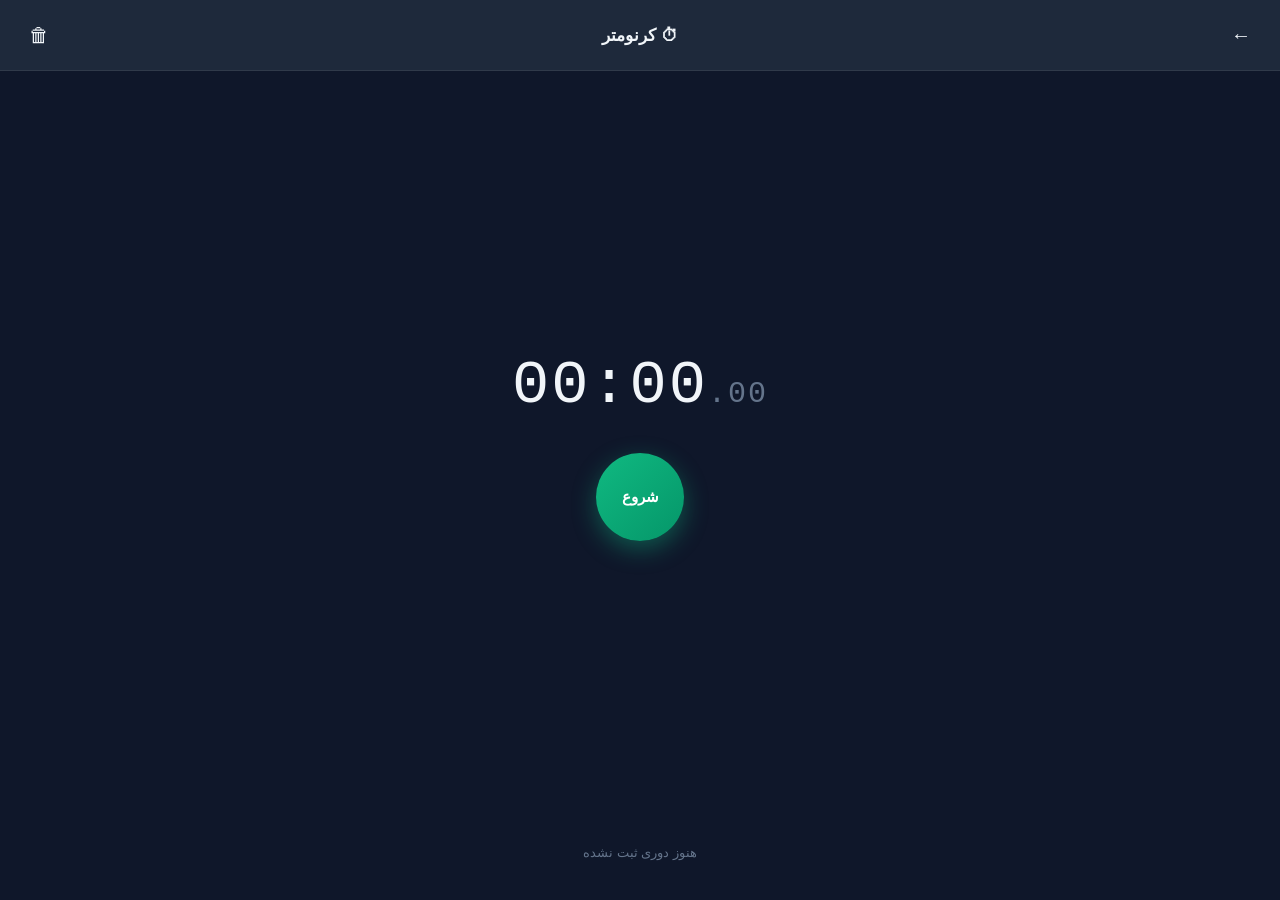
<file: stopwatch.html>
<!DOCTYPE html>
<html lang="fa" dir="rtl">
<head>
<meta charset="UTF-8">
<meta name="viewport" content="width=device-width,initial-scale=1">
<title>کرنومتر</title>
<style>
*{margin:0;padding:0;box-sizing:border-box;-webkit-tap-highlight-color:transparent}
body{font-family:Tahoma,sans-serif;background:#0f172a;color:#f1f5f9;min-height:100vh;display:flex;flex-direction:column;overflow:hidden}
.hdr{display:flex;align-items:center;justify-content:space-between;padding:14px 18px;background:#1e293b;border-bottom:1px solid rgba(255,255,255,.08);padding-top:calc(14px + env(safe-area-inset-top))}
.hdr h1{font-size:17px;font-weight:700}
.ibtn{background:none;border:none;color:#f1f5f9;font-size:20px;cursor:pointer;width:42px;height:42px;border-radius:12px;display:flex;align-items:center;justify-content:center}
.ibtn:active{background:rgba(255,255,255,.08)}
.main{flex:1;display:flex;flex-direction:column;align-items:center;justify-content:center;padding:20px}
.clock{font-size:62px;font-weight:200;font-family:'Courier New',monospace;letter-spacing:2px;direction:ltr;text-align:center;line-height:1;color:#f1f5f9}
.clock .ms{font-size:30px;color:#64748b}
.clock.running{color:#10b981}
.btns{display:flex;gap:14px;margin-top:36px;align-items:center}
.btn{width:88px;height:88px;border-radius:50%;border:none;font-family:inherit;font-size:15px;font-weight:600;cursor:pointer;color:#fff;display:flex;align-items:center;justify-content:center;transition:transform .15s;box-shadow:0 8px 24px rgba(0,0,0,.3)}
.btn:active{transform:scale(.92)}
.btn.start{background:linear-gradient(135deg,#10b981,#059669);box-shadow:0 8px 24px rgba(16,185,129,.4)}
.btn.pause{background:linear-gradient(135deg,#f59e0b,#d97706);box-shadow:0 8px 24px rgba(245,158,11,.4)}
.btn.reset{background:linear-gradient(135deg,#64748b,#475569);width:68px;height:68px;font-size:13px}
.btn.lap{background:linear-gradient(135deg,#6366f1,#8b5cf6);width:68px;height:68px;font-size:13px}
.laps{flex:0 0 auto;max-height:38vh;overflow-y:auto;padding:0 20px 20px;max-width:600px;margin:0 auto;width:100%}
.lapRow{display:flex;justify-content:space-between;padding:12px 16px;background:#1e293b;border-radius:12px;margin-bottom:6px;font-size:14px;border:1px solid rgba(255,255,255,.05)}
.lapRow .n{color:#94a3b8;font-size:13px}
.lapRow .t{font-family:'Courier New',monospace;direction:ltr;color:#f1f5f9}
.lapRow.fast{border-color:rgba(16,185,129,.5)}
.lapRow.slow{border-color:rgba(239,68,68,.5)}
.empty{text-align:center;color:#64748b;font-size:13px;padding:20px}
</style>
</head>
<body>
<div class="hdr">
<button class="ibtn" onclick="location.href='index.html'">←</button>
<h1>⏱ کرنومتر</h1>
<button class="ibtn" onclick="resetAll()">🗑</button>
</div>
<div class="main">
<div class="clock" id="clock">00:00<span class="ms">.00</span></div>
<div class="btns">
<button class="btn reset" id="resetBtn" onclick="resetAll()" style="display:none">ریست</button>
<button class="btn start" id="mainBtn" onclick="toggle()">شروع</button>
<button class="btn lap" id="lapBtn" onclick="lap()" style="display:none">دور</button>
</div>
</div>
<div class="laps" id="laps">
<div class="empty">هنوز دوری ثبت نشده</div>
</div>
<script>
var startTime=0,elapsed=0,running=false,timer=null,laps=[],lastLapTime=0;
var clock=document.getElementById('clock');
var mainBtn=document.getElementById('mainBtn');
var lapBtn=document.getElementById('lapBtn');
var resetBtn=document.getElementById('resetBtn');
function fmt(ms){
var total=Math.floor(ms);
var h=Math.floor(total/3600000);
var m=Math.floor((total%3600000)/60000);
var s=Math.floor((total%60000)/1000);
var cs=Math.floor((total%1000)/10);
var str='';
if(h>0)str+=pad(h)+':';
str+=pad(m)+':'+pad(s);
return {main:str,ms:'.'+pad(cs)};
}
function pad(n){return n<10?'0'+n:''+n}
function update(){
var now=Date.now();
elapsed=now-startTime;
var f=fmt(elapsed);
clock.innerHTML=f.main+'<span class="ms">'+f.ms+'</span>';
}
function toggle(){
if(!running){
startTime=Date.now()-elapsed;
running=true;
timer=setInterval(update,30);
mainBtn.textContent='توقف';
mainBtn.className='btn pause';
lapBtn.style.display='flex';
resetBtn.style.display='flex';
clock.classList.add('running');
if(laps.length===0)lastLapTime=0;
}else{
running=false;
clearInterval(timer);
mainBtn.textContent='ادامه';
mainBtn.className='btn start';
clock.classList.remove('running');
}
}
function lap(){
if(!running)return;
var now=elapsed;
var diff=now-lastLapTime;
lastLapTime=now;
laps.push({n:laps.length+1,total:now,diff:diff});
renderLaps();
}
function resetAll(){
if(!running&&elapsed===0&&laps.length===0)return;
if(!confirm('ریست شود؟'))return;
running=false;
clearInterval(timer);
elapsed=0;startTime=0;laps=[];lastLapTime=0;
clock.innerHTML='00:00<span class="ms">.00</span>';
clock.classList.remove('running');
mainBtn.textContent='شروع';
mainBtn.className='btn start';
lapBtn.style.display='none';
resetBtn.style.display='none';
renderLaps();
}
function renderLaps(){
var c=document.getElementById('laps');
if(laps.length===0){c.innerHTML='<div class="empty">هنوز دوری ثبت نشده</div>';return}
var minDiff=Infinity,maxDiff=0;
for(var i=0;i<laps.length;i++){if(laps[i].diff<minDiff)minDiff=laps[i].diff;if(laps[i].diff>maxDiff)maxDiff=laps[i].diff}
var html='';
for(var i=laps.length-1;i>=0;i--){
var l=laps[i];
var cls='lapRow';
if(laps.length>1){
if(l.diff===minDiff)cls+=' fast';
else if(l.diff===maxDiff)cls+=' slow';
}
var d=fmt(l.diff);
html+='<div class="'+cls+'"><span class="n">دور '+l.n+'</span><span class="t">'+d.main+d.ms+'</span></div>';
}
c.innerHTML=html;
}
document.addEventListener('keydown',function(e){
if(e.code==='Space'){e.preventDefault();toggle()}
else if(e.code==='KeyL'){lap()}
else if(e.code==='KeyR'){resetAll()}
});
</script>
</body>
  </html>
</file>
<file: css/main.css>
/* ===== main.css - استایل اصلی ستاره (طرح عسل‌آباد) ===== */

/* ---------- متغیرها ---------- */
:root {
  --bg1: #b8a0e8;
  --bg2: #e8d5f0;
  --bg3: #f0e8f8;
  --pr: #8b5cf6;
  --pr2: #a78bfa;
  --pr-soft: rgba(139, 92, 246, 0.15);
  --gold: #FDCB6E;
  --gold-soft: rgba(253, 203, 110, 0.15);
  --text: #2d1b4e;
  --text2: #6b5b8a;
  --text3: #a89bc0;
  --card: #ffffff;
  --card2: #f8f5ff;
  --card-b: rgba(139, 92, 246, 0.08);
  --r: 20px;
  --r2: 28px;
  --r3: 16px;
  --sd: 0 8px 32px rgba(139, 92, 246, 0.15);
  --sd2: 0 4px 16px rgba(139, 92, 246, 0.1);
  --sd-strong: 0 12px 40px rgba(139, 92, 246, 0.22);
}

body[data-theme="theme_dark"] {
  --bg1: #1a1528;
  --bg2: #221a35;
  --bg3: #2d2045;
  --pr: #a78bfa;
  --pr2: #8b5cf6;
  --pr-soft: rgba(167, 139, 250, 0.2);
  --text: #f0e8ff;
  --text2: #b8a8d8;
  --text3: #8878a8;
  --card: #2d2045;
  --card2: #3d2a55;
  --card-b: rgba(167, 139, 250, 0.15);
}

* {
  box-sizing: border-box;
  margin: 0;
  padding: 0;
  -webkit-tap-highlight-color: transparent;
}

html, body {
  height: 100%;
  overflow-x: hidden;
}

body {
  font-family: 'Vazirmatn', Tahoma, sans-serif;
  background: linear-gradient(160deg, var(--bg1) 0%, var(--bg2) 50%, var(--bg3) 100%);
  background-attachment: fixed;
  color: var(--text);
  direction: rtl;
  min-height: 100vh;
  line-height: 1.6;
  font-size: 15px;
  transition: background 0.6s ease, color 0.4s ease;
}

body[dir="ltr"] {
  direction: ltr;
  font-family: 'Nunito', Tahoma, sans-serif;
}

h1, h2, h3, h4 {
  font-weight: 800;
  line-height: 1.3;
  margin-bottom: 12px;
  color: var(--text);
}

h1 { font-size: 26px; }
h2 { font-size: 22px; }
h3 { font-size: 18px; }

p { margin-bottom: 8px; }

a { color: var(--pr); text-decoration: none; }

.app {
  max-width: 600px;
  margin: 0 auto;
  padding: 0 14px;
  padding-bottom: 110px;
  padding-top: 70px;
  min-height: 100vh;
  position: relative;
}

.top-bar {
  position: fixed;
  top: 0; left: 0; right: 0;
  z-index: 200;
  padding: 10px 14px;
  display: flex;
  align-items: center;
  gap: 10px;
  background: linear-gradient(180deg, var(--bg1) 40%, transparent);
  backdrop-filter: blur(12px);
  -webkit-backdrop-filter: blur(12px);
  max-width: 600px;
  margin: 0 auto;
}

.coin-pill {
  display: flex;
  align-items: center;
  gap: 6px;
  padding: 8px 14px;
  background: rgba(255, 255, 255, 0.85);
  border-radius: 999px;
  font-weight: 800;
  font-size: 14px;
  box-shadow: var(--sd2);
  backdrop-filter: blur(10px);
  transition: transform 0.2s;
  cursor: pointer;
  color: var(--text);
}

.coin-pill:active {
  transform: scale(0.94);
}

.coin-pill .coin-icon {
  font-size: 16px;
  animation: wiggle 2.5s ease-in-out infinite;
}

.coin-pill.gem {
  background: linear-gradient(135deg, rgba(139, 92, 246, 0.15), rgba(167, 139, 250, 0.25));
}

.menu-btn {
  width: 42px;
  height: 42px;
  border-radius: 50%;
  background: rgba(255, 255, 255, 0.85);
  border: none;
  cursor: pointer;
  display: flex;
  align-items: center;
  justify-content: center;
  font-size: 20px;
  box-shadow: var(--sd2);
  transition: transform 0.2s;
  color: var(--text);
  margin-right: auto;
}

.menu-btn:active {
  transform: scale(0.9);
}

.nav {
  position: fixed;
  bottom: 0; left: 0; right: 0;
  display: flex;
  justify-content: space-around;
  align-items: center;
  background: rgba(255, 255, 255, 0.92);
  backdrop-filter: blur(20px);
  -webkit-backdrop-filter: blur(20px);
  border-radius: 24px 24px 0 0;
  box-shadow: 0 -4px 24px rgba(139, 92, 246, 0.12);
  padding: 10px 4px;
  padding-bottom: max(10px, env(safe-area-inset-bottom));
  z-index: 200;
  max-width: 600px;
  margin: 0 auto;
}

body[data-theme="theme_dark"] .nav {
  background: rgba(45, 32, 69, 0.95);
}

.nav-btn {
  flex: 1;
  display: flex;
  flex-direction: column;
  align-items: center;
  justify-content: center;
  gap: 4px;
  padding: 6px 4px;
  background: none;
  border: none;
  color: var(--text3);
  font-family: inherit;
  font-size: 10px;
  font-weight: 700;
  cursor: pointer;
  border-radius: 14px;
  transition: all 0.3s cubic-bezier(0.34, 1.56, 0.64, 1);
  position: relative;
}

.nav-btn .nav-icon {
  font-size: 22px;
  transition: transform 0.3s cubic-bezier(0.34, 1.56, 0.64, 1);
}

.nav-btn:active {
  transform: scale(0.88);
}

.nav-btn.active {
  color: var(--pr);
}

.nav-btn.active .nav-icon {
  transform: scale(1.2) translateY(-2px);
  filter: drop-shadow(0 4px 10px rgba(139, 92, 246, 0.5));
}

.nav-btn.active::before {
  content: '';
  position: absolute;
  top: -1px;
  width: 30px;
  height: 3px;
  border-radius: 0 0 8px 8px;
  background: linear-gradient(90deg, var(--pr), var(--pr2));
  animation: popIn 0.3s ease;
}

.view {
  display: none;
  animation: fadeIn 0.35s ease;
}

.view.active {
  display: block;
}

.card {
  background: var(--card);
  border-radius: var(--r);
  padding: 16px;
  margin-bottom: 14px;
  box-shadow: var(--sd2);
  border: 1px solid var(--card-b);
  transition: transform 0.25s cubic-bezier(0.34, 1.56, 0.64, 1), box-shadow 0.25s;
}

.card:active {
  transform: scale(0.98);
}

.section {
  margin-bottom: 22px;
  animation: slideInUp 0.5s ease;
}

.section-header {
  display: flex;
  align-items: center;
  justify-content: space-between;
  padding: 0 4px 10px;
}

.section-title {
  display: flex;
  align-items: center;
  gap: 6px;
  font-size: 16px;
  font-weight: 800;
  color: var(--text);
}

.section-title .icon {
  font-size: 18px;
}

.section-more {
  color: var(--text3);
  font-size: 22px;
  font-weight: 300;
  text-decoration: none;
  padding: 0 6px;
  transition: transform 0.2s;
}

.section-more:active {
  transform: translateX(-4px);
}

.section-scroll {
  display: flex;
  gap: 10px;
  overflow-x: auto;
  overflow-y: hidden;
  padding: 4px 2px 8px;
  scroll-behavior: smooth;
  -webkit-overflow-scrolling: touch;
  scrollbar-width: none;
}

.section-scroll::-webkit-scrollbar {
  display: none;
}

.tile {
  min-width: 84px;
  width: 84px;
  height: 96px;
  flex-shrink: 0;
  background: var(--card);
  border-radius: 18px;
  border: 1px solid var(--card-b);
  box-shadow: var(--sd2);
  display: flex;
  flex-direction: column;
  align-items: center;
  justify-content: center;
  gap: 6px;
  padding: 10px 4px;
  cursor: pointer;
  transition: transform 0.25s cubic-bezier(0.34, 1.56, 0.64, 1), box-shadow 0.25s;
  position: relative;
  overflow: hidden;
}

.tile:active {
  transform: scale(0.92);
  box-shadow: var(--sd);
}

.tile-icon {
  font-size: 34px;
  line-height: 1;
}

.tile-label {
  font-size: 10px;
  font-weight: 700;
  color: var(--text2);
  text-align: center;
  line-height: 1.2;
}

.tile.color-purple { background: linear-gradient(135deg, #e0d5f8, #d5c8f0); }
.tile.color-pink   { background: linear-gradient(135deg, #f8d5e8, #f0c8dd); }
.tile.color-blue   { background: linear-gradient(135deg, #d5e8f8, #c8dcf0); }
.tile.color-green  { background: linear-gradient(135deg, #d5f8e0, #c8f0d8); }
.tile.color-yellow { background: linear-gradient(135deg, #f8f0d5, #f0e8c8); }
.tile.color-orange { background: linear-gradient(135deg, #f8e0d5, #f0d0c8); }

.banner {
  background: var(--card);
  border-radius: var(--r);
  padding: 18px;
  margin-bottom: 14px;
  box-shadow: var(--sd2);
  border: 1px solid var(--card-b);
  display: flex;
  align-items: center;
  gap: 14px;
  position: relative;
  overflow: hidden;
}

.banner::before {
  content: '';
  position: absolute;
  top: -50%; right: -50%;
  width: 200%; height: 200%;
  background: radial-gradient(circle, var(--pr-soft) 0%, transparent 70%);
  animation: pulse 4s ease-in-out infinite;
  pointer-events: none;
}

.btn {
  display: inline-flex;
  align-items: center;
  justify-content: center;
  gap: 8px;
  padding: 12px 22px;
  border: none;
  border-radius: 16px;
  font-family: inherit;
  font-size: 15px;
  font-weight: 700;
  cursor: pointer;
  transition: all 0.25s cubic-bezier(0.34, 1.56, 0.64, 1);
  background: linear-gradient(135deg, var(--pr), var(--pr2));
  color: white;
  box-shadow: 0 6px 20px rgba(139, 92, 246, 0.3);
}

.btn:active {
  transform: scale(0.94);
  box-shadow: 0 3px 10px rgba(139, 92, 246, 0.3);
}

.btn-gold {
  background: linear-gradient(135deg, var(--gold), #E17055);
  box-shadow: 0 6px 20px rgba(253, 203, 110, 0.4);
}

.btn-ghost {
  background: var(--card);
  border: 1px solid var(--card-b);
  color: var(--text);
  box-shadow: var(--sd2);
}

.btn-block {
  width: 100%;
  display: flex;
}

.toast {
  position: fixed;
  bottom: 100px;
  left: 50%;
  transform: translateX(-50%) translateY(20px);
  background: rgba(45, 27, 78, 0.95);
  color: white;
  padding: 12px 22px;
  border-radius: 16px;
  font-size: 14px;
  font-weight: 700;
  z-index: 1000;
  opacity: 0;
  pointer-events: none;
  transition: all 0.35s cubic-bezier(0.34, 1.56, 0.64, 1);
  max-width: 90vw;
  text-align: center;
  box-shadow: 0 8px 32px rgba(0, 0, 0, 0.3);
  backdrop-filter: blur(10px);
}

.toast.on {
  opacity: 1;
  transform: translateX(-50%) translateY(0);
}

::-webkit-scrollbar {
  width: 0;
  display: none;
}

@keyframes fadeIn {
  from { opacity: 0; transform: translateY(10px); }
  to   { opacity: 1; transform: translateY(0); }
}

@keyframes slideInUp {
  from { opacity: 0; transform: translateY(20px); }
  to   { opacity: 1; transform: translateY(0); }
}

@keyframes popIn {
  0%   { transform: scale(0); opacity: 0; }
  50%  { transform: scale(1.2); }
  100% { transform: scale(1); opacity: 1; }
}

@keyframes wiggle {
  0%, 100% { transform: rotate(0deg); }
  25%      { transform: rotate(-8deg); }
  75%      { transform: rotate(8deg); }
}

@keyframes pulse {
  0%, 100% { opacity: 0.5; transform: scale(1); }
  50%      { opacity: 1; transform: scale(1.05); }
}

@keyframes float {
  0%, 100% { transform: translateY(0); }
  50%      { transform: translateY(-8px); }
}

@keyframes sparkle {
  0%, 100% { transform: scale(0); opacity: 0; }
  50%      { transform: scale(1); opacity: 1; }
  }
</file>
<file: css/themes.css>
/* ===== themes.css - تم‌های رنگی ستاره ===== */

/* ---------- تم پیش‌فرض: بنفش-صورتی (روشن) ---------- */
body[data-theme="theme_purple"],
body:not([data-theme]) {
  --bg1: #b8a0e8;
  --bg2: #e8d5f0;
  --bg3: #f0e8f8;
  --pr: #8b5cf6;
  --pr2: #a78bfa;
  --pr-soft: rgba(139, 92, 246, 0.15);
  --gold: #FDCB6E;
  --gold-soft: rgba(253, 203, 110, 0.15);
  --text: #2d1b4e;
  --text2: #6b5b8a;
  --text3: #a89bc0;
  --card: #ffffff;
  --card2: #f8f5ff;
  --card-b: rgba(139, 92, 246, 0.08);
}

/* ---------- تم تیره ---------- */
body[data-theme="theme_dark"] {
  --bg1: #1a1528;
  --bg2: #221a35;
  --bg3: #2d2045;
  --pr: #a78bfa;
  --pr2: #8b5cf6;
  --pr-soft: rgba(167, 139, 250, 0.2);
  --gold: #FDCB6E;
  --gold-soft: rgba(253, 203, 110, 0.2);
  --text: #f0e8ff;
  --text2: #b8a8d8;
  --text3: #8878a8;
  --card: #2d2045;
  --card2: #3d2a55;
  --card-b: rgba(167, 139, 250, 0.15);
}

/* ---------- تم طلایی ---------- */
body[data-theme="theme_gold"] {
  --bg1: #f0c878;
  --bg2: #f8e0b0;
  --bg3: #fdf0d0;
  --pr: #E17055;
  --pr2: #FDCB6E;
  --pr-soft: rgba(225, 112, 85, 0.15);
  --gold: #FFD93D;
  --gold-soft: rgba(255, 217, 61, 0.2);
  --text: #4a2800;
  --text2: #7a5020;
  --text3: #b08040;
  --card: #fffdf5;
  --card2: #fff8e7;
  --card-b: rgba(225, 112, 85, 0.1);
}

/* ---------- تم اقیانوس ---------- */
body[data-theme="theme_ocean"] {
  --bg1: #7dd8e8;
  --bg2: #c8e8f0;
  --bg3: #e0f5f8;
  --pr: #0984E3;
  --pr2: #00CEC9;
  --pr-soft: rgba(9, 132, 227, 0.15);
  --gold: #74B9FF;
  --gold-soft: rgba(116, 185, 255, 0.2);
  --text: #052a3d;
  --text2: #2a5a70;
  --text3: #6fa8c8;
  --card: #ffffff;
  --card2: #f0faff;
  --card-b: rgba(9, 132, 227, 0.1);
}

/* ---------- تم غروب ---------- */
body[data-theme="theme_sunset"] {
  --bg1: #f0a0b8;
  --bg2: #f8d0d8;
  --bg3: #fde8e8;
  --pr: #E84393;
  --pr2: #FD79A8;
  --pr-soft: rgba(232, 67, 147, 0.15);
  --gold: #FFB347;
  --gold-soft: rgba(255, 179, 71, 0.2);
  --text: #4a1a2e;
  --text2: #8a4060;
  --text3: #c08090;
  --card: #ffffff;
  --card2: #fff5f8;
  --card-b: rgba(232, 67, 147, 0.1);
}

/* ---------- تم نعنا ---------- */
body[data-theme="theme_mint"] {
  --bg1: #90e0c0;
  --bg2: #d0f0e0;
  --bg3: #e8f8f0;
  --pr: #00B894;
  --pr2: #55EFC4;
  --pr-soft: rgba(0, 184, 148, 0.15);
  --gold: #FFD93D;
  --gold-soft: rgba(255, 217, 61, 0.2);
  --text: #052a20;
  --text2: #2a5a48;
  --text3: #70a890;
  --card: #ffffff;
  --card2: #f0fff8;
  --card-b: rgba(0, 184, 148, 0.1);
}

/* ---------- تم آبی روشن ---------- */
body[data-theme="theme_sky"] {
  --bg1: #90c0f0;
  --bg2: #d0e0f8;
  --bg3: #e8f0fd;
  --pr: #0984E3;
  --pr2: #74B9FF;
  --pr-soft: rgba(9, 132, 227, 0.15);
  --gold: #FDCB6E;
  --gold-soft: rgba(253, 203, 110, 0.2);
  --text: #0a2848;
  --text2: #3060a0;
  --text3: #80a8d0;
  --card: #ffffff;
  --card2: #f5faff;
  --card-b: rgba(9, 132, 227, 0.08);
}

/* ---------- تم صورتی ---------- */
body[data-theme="theme_pink"] {
  --bg1: #f0a0c8;
  --bg2: #f8d0e0;
  --bg3: #fde8f0;
  --pr: #E84393;
  --pr2: #FD79A8;
  --pr-soft: rgba(232, 67, 147, 0.15);
  --gold: #FDCB6E;
  --gold-soft: rgba(253, 203, 110, 0.2);
  --text: #4a1a35;
  --text2: #8a4068;
  --text3: #c080a0;
  --card: #ffffff;
  --card2: #fff5fa;
  --card-b: rgba(232, 67, 147, 0.1);
}

/* ---------- انیمیشن تغییر تم ---------- */
body {
  transition: background 0.6s ease, color 0.4s ease;
}

body.theme-changing {
  animation: themeFlash 0.6s ease;
}

@keyframes themeFlash {
  0%   { filter: brightness(1); }
  50%  { filter: brightness(1.15); }
  100% { filter: brightness(1); }
}

/* ---------- تطبیق لوگو با هر تم ---------- */
.hdr-logo {
  background: linear-gradient(135deg, var(--pr), var(--pr2));
  -webkit-background-clip: text;
  background-clip: text;
  -webkit-text-fill-color: transparent;
}

/* ---------- درخشش عناصر فعال ---------- */
.nav-btn.active {
  color: var(--pr);
}

.nav-btn.active .nav-icon {
  filter: drop-shadow(0 4px 10px var(--pr-soft));
}
</file>
<file: css/animations.css>
/* ===== animations.css - انیمیشن‌های پیشرفته ستاره ===== */

/* ============ ۱. ورود صفحات ============ */
@keyframes fadeIn {
  from { opacity: 0; transform: translateY(10px); }
  to   { opacity: 1; transform: translateY(0); }
}

@keyframes slideInUp {
  from { opacity: 0; transform: translateY(30px); }
  to   { opacity: 1; transform: translateY(0); }
}

@keyframes slideInDown {
  from { opacity: 0; transform: translateY(-30px); }
  to   { opacity: 1; transform: translateY(0); }
}

@keyframes slideInRight {
  from { opacity: 0; transform: translateX(40px); }
  to   { opacity: 1; transform: translateX(0); }
}

@keyframes slideInLeft {
  from { opacity: 0; transform: translateX(-40px); }
  to   { opacity: 1; transform: translateX(0); }
}

/* ============ ۲. پاپ و بانس ============ */
@keyframes popIn {
  0%   { transform: scale(0); opacity: 0; }
  60%  { transform: scale(1.15); opacity: 1; }
  100% { transform: scale(1); opacity: 1; }
}

@keyframes popOut {
  0%   { transform: scale(1); opacity: 1; }
  100% { transform: scale(0); opacity: 0; }
}

@keyframes bounceIn {
  0%   { transform: scale(0.3); opacity: 0; }
  50%  { transform: scale(1.08); opacity: 1; }
  70%  { transform: scale(0.92); }
  100% { transform: scale(1); }
}

@keyframes bounce {
  0%, 100% { transform: translateY(0); }
  50%      { transform: translateY(-14px); }
}

@keyframes heartbeat {
  0%, 100% { transform: scale(1); }
  14%      { transform: scale(1.18); }
  28%      { transform: scale(1); }
  42%      { transform: scale(1.18); }
  70%      { transform: scale(1); }
}

/* ============ ۳. چرخش و تکان ============ */
@keyframes spin {
  from { transform: rotate(0deg); }
  to   { transform: rotate(360deg); }
}

@keyframes spinReverse {
  from { transform: rotate(360deg); }
  to   { transform: rotate(0deg); }
}

@keyframes wiggle {
  0%, 100% { transform: rotate(0deg); }
  25%      { transform: rotate(-8deg); }
  75%      { transform: rotate(8deg); }
}

@keyframes shake {
  0%, 100% { transform: translateX(0); }
  20%      { transform: translateX(-8px); }
  40%      { transform: translateX(8px); }
  60%      { transform: translateX(-6px); }
  80%      { transform: translateX(6px); }
}

@keyframes swing {
  0%, 100% { transform: rotate(-6deg); }
  50%      { transform: rotate(6deg); }
}

/* ============ ۴. شناوری و پالس ============ */
@keyframes float {
  0%, 100% { transform: translateY(0); }
  50%      { transform: translateY(-10px); }
}

@keyframes floatSlow {
  0%, 100% { transform: translateY(0); }
  50%      { transform: translateY(-16px); }
}

@keyframes pulse {
  0%, 100% { opacity: 0.5; transform: scale(1); }
  50%      { opacity: 1; transform: scale(1.06); }
}

@keyframes pulseSoft {
  0%, 100% { transform: scale(1); opacity: 1; }
  50%      { transform: scale(1.04); opacity: 0.9; }
}

@keyframes breathe {
  0%, 100% { transform: scale(1); }
  50%      { transform: scale(1.1); }
}

/* ============ ۵. درخشش و نور ============ */
@keyframes glow {
  0%, 100% {
    box-shadow: 0 0 12px rgba(139, 92, 246, 0.3),
                0 0 24px rgba(139, 92, 246, 0.15);
  }
  50% {
    box-shadow: 0 0 24px rgba(139, 92, 246, 0.6),
                0 0 48px rgba(139, 92, 246, 0.3);
  }
}

@keyframes glowGold {
  0%, 100% {
    box-shadow: 0 0 12px rgba(253, 203, 110, 0.3),
                0 0 24px rgba(253, 203, 110, 0.15);
  }
  50% {
    box-shadow: 0 0 24px rgba(253, 203, 110, 0.7),
                0 0 48px rgba(253, 203, 110, 0.35);
  }
}

@keyframes shimmer {
  0%   { background-position: -200% 0; }
  100% { background-position: 200% 0; }
}

@keyframes shine {
  0%   { transform: translateX(-100%) rotate(25deg); }
  100% { transform: translateX(200%) rotate(25deg); }
}

@keyframes twinkle {
  0%, 100% { opacity: 1; transform: scale(1); }
  50%      { opacity: 0.4; transform: scale(0.85); }
}

/* ============ ۶. جشن و کانفتی ============ */
@keyframes confettiFall {
  0% {
    transform: translateY(-100vh) rotate(0deg);
    opacity: 1;
  }
  100% {
    transform: translateY(100vh) rotate(720deg);
    opacity: 0;
  }
}

@keyframes sparkle {
  0%, 100% { transform: scale(0) rotate(0deg); opacity: 0; }
  50%      { transform: scale(1.2) rotate(180deg); opacity: 1; }
}

@keyframes firework {
  0%   { transform: scale(0); opacity: 1; }
  100% { transform: scale(2.5); opacity: 0; }
}

@keyframes starBurst {
  0%   { transform: scale(0); opacity: 1; }
  50%  { transform: scale(1.5); opacity: 0.8; }
  100% { transform: scale(0); opacity: 0; }
}

/* ============ ۷. رنگ‌ها ============ */
@keyframes colorShift {
  0%, 100% { filter: hue-rotate(0deg); }
  50%      { filter: hue-rotate(30deg); }
}

@keyframes rainbow {
  0%   { background-position: 0% 50%; }
  50%  { background-position: 100% 50%; }
  100% { background-position: 0% 50%; }
}

/* ============ ۸. حرکات ویژه ============ */
@keyframes typewriter {
  from { width: 0; }
  to   { width: 100%; }
}

@keyframes blink {
  0%, 50%   { opacity: 1; }
  51%, 100% { opacity: 0; }
}

@keyframes progressFill {
  from { width: 0%; }
  to   { width: var(--target, 100%); }
}

@keyframes ripple {
  0%   { transform: scale(0); opacity: 0.6; }
  100% { transform: scale(3); opacity: 0; }
}

@keyframes wave {
  0%   { transform: translateX(0); }
  100% { transform: translateX(-50%); }
}

/* ============ ۹. کلاس‌های آماده ============ */
.anim-fade-in       { animation: fadeIn 0.4s ease both; }
.anim-slide-up      { animation: slideInUp 0.45s ease both; }
.anim-slide-down    { animation: slideInDown 0.45s ease both; }
.anim-slide-right   { animation: slideInRight 0.45s ease both; }
.anim-slide-left    { animation: slideInLeft 0.45s ease both; }
.anim-pop           { animation: popIn 0.4s cubic-bezier(0.34, 1.56, 0.64, 1) both; }
.anim-pop-out       { animation: popOut 0.3s ease both; }
.anim-bounce-in     { animation: bounceIn 0.6s ease-out both; }
.anim-bounce        { animation: bounce 1.5s ease-in-out infinite; }
.anim-heartbeat     { animation: heartbeat 1.5s ease-in-out infinite; }
.anim-spin          { animation: spin 2s linear infinite; }
.anim-spin-slow     { animation: spin 6s linear infinite; }
.anim-spin-rev      { animation: spinReverse 2s linear infinite; }
.anim-wiggle        { animation: wiggle 0.6s ease-in-out infinite; }
.anim-shake         { animation: shake 0.5s ease; }
.anim-swing         { animation: swing 2s ease-in-out infinite; }
.anim-float         { animation: float 3s ease-in-out infinite; }
.anim-float-slow    { animation: floatSlow 5s ease-in-out infinite; }
.anim-pulse         { animation: pulse 2s ease-in-out infinite; }
.anim-pulse-soft    { animation: pulseSoft 2.5s ease-in-out infinite; }
.anim-breathe       { animation: breathe 3s ease-in-out infinite; }
.anim-glow          { animation: glow 2.5s ease-in-out infinite; }
.anim-glow-gold     { animation: glowGold 2.5s ease-in-out infinite; }
.anim-twinkle       { animation: twinkle 2s ease-in-out infinite; }
.anim-color-shift   { animation: colorShift 6s ease-in-out infinite; }

/* ============ ۱۰. تاخیرهای آبشاری ============ */
.delay-1 { animation-delay: 0.05s; }
.delay-2 { animation-delay: 0.1s; }
.delay-3 { animation-delay: 0.15s; }
.delay-4 { animation-delay: 0.2s; }
.delay-5 { animation-delay: 0.25s; }
.delay-6 { animation-delay: 0.3s; }
.delay-7 { animation-delay: 0.35s; }
.delay-8 { animation-delay: 0.4s; }
.delay-9 { animation-delay: 0.45s; }
.delay-10 { animation-delay: 0.5s; }

/* ============ ۱۱. فشار (کلیک) ============ */
.press {
  transition: transform 0.1s ease;
}
.press:active {
  transform: scale(0.93);
}

.press-big {
  transition: transform 0.15s cubic-bezier(0.34, 1.56, 0.64, 1);
}
.press-big:active {
  transform: scale(0.88);
}

/* ============ ۱۲. درخشش روی متن ============ */
.text-shine {
  background: linear-gradient(
    90deg,
    var(--text) 0%,
    var(--pr) 25%,
    var(--gold) 50%,
    var(--pr) 75%,
    var(--text) 100%
  );
  background-size: 200% auto;
  -webkit-background-clip: text;
  background-clip: text;
  -webkit-text-fill-color: transparent;
  animation: shimmer 4s linear infinite;
}

.text-gold {
  background: linear-gradient(135deg, var(--gold), #E17055, var(--gold));
  background-size: 200% auto;
  -webkit-background-clip: text;
  background-clip: text;
  -webkit-text-fill-color: transparent;
  animation: shimmer 3s linear infinite;
}

/* ============ ۱۳. روبان جشن ============ */
.confetti-piece {
  position: fixed;
  width: 10px;
  height: 14px;
  top: -20px;
  z-index: 9999;
  pointer-events: none;
  border-radius: 2px;
  animation: confettiFall 3s linear forwards;
}

/* ============ ۱۴. اسپارکل ============ */
.sparkle {
  position: absolute;
  pointer-events: none;
  animation: sparkle 1s ease-in-out infinite;
  z-index: 10;
}

/* ============ ۱۵. رنگ‌آمیزی انیمیشنی کارت‌های رنگی ============ */
.tile.color-purple .tile-icon { animation: float 3s ease-in-out infinite; }
.tile.color-pink   .tile-icon { animation: float 3.5s ease-in-out infinite; }
.tile.color-blue   .tile-icon { animation: float 4s ease-in-out infinite; }
.tile.color-green  .tile-icon { animation: float 3.2s ease-in-out infinite; }
.tile.color-yellow .tile-icon { animation: float 3.7s ease-in-out infinite; }
.tile.color-orange .tile-icon { animation: float 3.3s ease-in-out infinite; }

/* ============ ۱۶. سکه‌ی چرخان ============ */
@keyframes coinFlip {
  0%   { transform: rotateY(0deg); }
  100% { transform: rotateY(360deg); }
}
.anim-coin-flip {
  animation: coinFlip 1.5s ease-in-out infinite;
  transform-style: preserve-3d;
}

/* ============ ۱۷. احترام به کاهش حرکت ============ */
@media (prefers-reduced-motion: reduce) {
  *, *::before, *::after {
    animation-duration: 0.01ms !important;
    animation-iteration-count: 1 !important;
    transition-duration: 0.01ms !important;
  }
  }
</file>
<file: css/profile.css>
/* ===== profile.css - استایل صفحهٔ پروفایل ===== */

.profile-page {
  padding-bottom: 20px;
}

/* ---------- کارت هیرو ---------- */
.profile-hero {
  background: linear-gradient(135deg, var(--pr), var(--pr2));
  border-radius: 24px;
  padding: 24px 20px;
  margin-bottom: 18px;
  display: flex;
  align-items: center;
  gap: 16px;
  position: relative;
  overflow: hidden;
  box-shadow: 0 8px 32px rgba(139, 92, 246, 0.3);
  animation: slideInUp 0.5s ease both;
}

.profile-hero::before {
  content: '';
  position: absolute;
  top: -50%;
  right: -30%;
  width: 200%;
  height: 200%;
  background: radial-gradient(circle, rgba(255,255,255,0.15) 0%, transparent 60%);
  animation: pulse 5s ease-in-out infinite;
  pointer-events: none;
}

.hero-avatar {
  width: 80px;
  height: 80px;
  border-radius: 50%;
  background: rgba(255, 255, 255, 0.25);
  display: flex;
  align-items: center;
  justify-content: center;
  font-size: 42px;
  border: 3px solid rgba(255, 255, 255, 0.5);
  flex-shrink: 0;
  position: relative;
  z-index: 2;
  overflow: hidden;
  transition: transform 0.3s cubic-bezier(0.34, 1.56, 0.64, 1);
}

.hero-avatar:active {
  transform: scale(0.94);
}

.hero-avatar img {
  width: 100%;
  height: 100%;
  object-fit: cover;
}

.hero-info {
  flex: 1;
  color: white;
  position: relative;
  z-index: 2;
  min-width: 0;
}

.hero-name {
  font-size: 20px;
  font-weight: 800;
  margin-bottom: 6px;
  white-space: nowrap;
  overflow: hidden;
  text-overflow: ellipsis;
}

.hero-bio {
  font-size: 13px;
  opacity: 0.9;
  white-space: nowrap;
  overflow: hidden;
  text-overflow: ellipsis;
}

/* ---------- دکمه‌های سریع ---------- */
.profile-quick {
  display: grid;
  grid-template-columns: repeat(3, 1fr);
  gap: 10px;
  margin-bottom: 18px;
}

.quick-item {
  background: var(--card);
  border: 1px solid var(--card-b);
  border-radius: 18px;
  padding: 16px 8px;
  display: flex;
  flex-direction: column;
  align-items: center;
  gap: 8px;
  cursor: pointer;
  transition: all 0.3s cubic-bezier(0.34, 1.56, 0.64, 1);
  box-shadow: var(--sd2);
  animation: slideInUp 0.4s ease both;
}

.quick-item:nth-child(1) { animation-delay: 0.1s; }
.quick-item:nth-child(2) { animation-delay: 0.15s; }
.quick-item:nth-child(3) { animation-delay: 0.2s; }

.quick-item:active {
  transform: scale(0.93);
  background: var(--pr-soft);
}

.quick-icon {
  font-size: 28px;
  animation: float 3s ease-in-out infinite;
}

.quick-item:nth-child(2) .quick-icon { animation-delay: 0.5s; }
.quick-item:nth-child(3) .quick-icon { animation-delay: 1s; }

.quick-label {
  font-size: 12px;
  font-weight: 700;
  color: var(--text2);
  text-align: center;
}

/* ---------- لیست ---------- */
.profile-list {
  background: var(--card);
  border: 1px solid var(--card-b);
  border-radius: 20px;
  overflow: hidden;
  margin-bottom: 18px;
  box-shadow: var(--sd2);
  animation: slideInUp 0.5s ease both;
}

.profile-item {
  display: flex;
  align-items: center;
  gap: 14px;
  padding: 16px 18px;
  cursor: pointer;
  border-bottom: 1px solid var(--card-b);
  transition: background 0.15s ease;
}

.profile-item:last-child {
  border-bottom: none;
}

.profile-item:active {
  background: var(--pr-soft);
}

.item-icon {
  font-size: 22px;
  width: 28px;
  text-align: center;
  flex-shrink: 0;
}

.item-text {
  flex: 1;
  font-size: 15px;
  font-weight: 700;
  color: var(--text);
}

.item-value {
  font-size: 13px;
  color: var(--text3);
  margin-inline-end: 6px;
}

.item-chevron {
  color: var(--text3);
  font-size: 24px;
  font-weight: 300;
  line-height: 1;
  opacity: 0.6;
}

.profile-item.danger .item-text {
  color: #E84393;
}

/* ---------- فرم ورودی ---------- */
.profile-input-row {
  padding: 14px 16px;
  display: flex;
  gap: 8px;
  align-items: center;
  animation: slideInDown 0.3s ease;
}

.profile-input-row input,
.profile-input-row textarea {
  flex: 1;
  background: var(--card2);
  border: 2px solid var(--card-b);
  border-radius: 12px;
  padding: 12px 14px;
  color: var(--text);
  font-family: inherit;
  font-size: 14px;
  outline: none;
  resize: none;
  transition: border-color 0.2s ease;
}

.profile-input-row input:focus,
.profile-input-row textarea:focus {
  border-color: var(--pr);
}

.profile-input-row button {
  width: 42px;
  height: 42px;
  border-radius: 12px;
  border: none;
  cursor: pointer;
  font-size: 18px;
  flex-shrink: 0;
  transition: transform 0.2s ease;
}

.profile-input-row button:active {
  transform: scale(0.9);
}

.btn-save {
  background: linear-gradient(135deg, var(--pr), var(--pr2));
  color: white;
  box-shadow: 0 4px 12px var(--pr-soft);
}

.btn-cancel {
  background: var(--card2);
  color: var(--text2);
  border: 1px solid var(--card-b) !important;
}

/* ---------- انتخاب آواتار ---------- */
.avatar-picker {
  display: flex;
  gap: 14px;
  padding: 20px;
  justify-content: center;
  animation: slideInDown 0.3s ease;
}

.avatar-opt {
  width: 64px;
  height: 64px;
  border-radius: 50%;
  background: var(--card2);
  border: 3px solid transparent;
  display: flex;
  align-items: center;
  justify-content: center;
  font-size: 34px;
  cursor: pointer;
  transition: all 0.3s cubic-bezier(0.34, 1.56, 0.64, 1);
  overflow: hidden;
  position: relative;
}

.avatar-opt:active {
  transform: scale(0.9);
}

.avatar-opt.active {
  border-color: var(--pr);
  box-shadow: 0 0 0 4px var(--pr-soft), 0 0 20px rgba(139, 92, 246, 0.4);
  animation: pulseSoft 2s ease-in-out infinite;
}

.avatar-opt img {
  width: 100%;
  height: 100%;
  object-fit: cover;
}

/* ---------- انتخاب تیک ---------- */
.tick-picker {
  display: flex;
  gap: 12px;
  padding: 20px;
  flex-wrap: wrap;
  justify-content: center;
  animation: slideInDown 0.3s ease;
}

.tick-opt {
  width: 60px;
  height: 60px;
  border-radius: 16px;
  background: var(--card2);
  border: 3px solid transparent;
  display: flex;
  align-items: center;
  justify-content: center;
  cursor: pointer;
  transition: all 0.3s cubic-bezier(0.34, 1.56, 0.64, 1);
  padding: 6px;
}

.tick-opt:active {
  transform: scale(0.9);
}

.tick-opt.active {
  border-color: var(--pr);
  box-shadow: 0 0 0 4px var(--pr-soft), 0 0 20px rgba(139, 92, 246, 0.4);
  animation: pulseSoft 2s ease-in-out infinite;
}

/* ---------- آمار ---------- */
.stats-row {
  display: grid;
  grid-template-columns: repeat(3, 1fr);
  padding: 22px 16px;
  gap: 10px;
}

.stat-cell {
  text-align: center;
}

.stat-num {
  font-size: 24px;
  font-weight: 900;
  background: linear-gradient(135deg, var(--pr), var(--pr2));
  -webkit-background-clip: text;
  background-clip: text;
  -webkit-text-fill-color: transparent;
  line-height: 1.2;
}

.stat-lbl {
  font-size: 11px;
  color: var(--text3);
  margin-top: 4px;
  font-weight: 700;
}

/* ---------- انیمیشن ---------- */
@keyframes slideInDown {
  from { opacity: 0; transform: translateY(-10px); }
  to   { opacity: 1; transform: translateY(0); }
    }
</file>
<file: css/settings.css>
/* ===== settings.css - استایل صفحهٔ تنظیمات ===== */

.settings-page {
  padding-bottom: 20px;
}

/* ---------- نوار بالا ---------- */
.settings-topbar {
  display: flex;
  align-items: center;
  gap: 12px;
  padding: 6px 4px 18px;
  animation: slideInUp 0.4s ease;
}

.back-btn {
  width: 44px;
  height: 44px;
  border-radius: 50%;
  background: var(--card);
  border: 1px solid var(--card-b);
  color: var(--text);
  font-size: 22px;
  cursor: pointer;
  display: flex;
  align-items: center;
  justify-content: center;
  box-shadow: var(--sd2);
  transition: transform 0.2s ease;
  font-weight: 300;
}

.back-btn:active {
  transform: scale(0.9);
}

.settings-title {
  font-size: 20px;
  font-weight: 800;
  flex: 1;
  text-align: right;
  padding-left: 8px;
  color: var(--text);
}

/* ---------- بخش ---------- */
.settings-section {
  background: var(--card);
  border: 1px solid var(--card-b);
  border-radius: 22px;
  overflow: hidden;
  margin-bottom: 16px;
  box-shadow: var(--sd2);
  animation: slideInUp 0.5s ease both;
}

.settings-section:nth-child(2) { animation-delay: 0.05s; }
.settings-section:nth-child(3) { animation-delay: 0.1s; }
.settings-section:nth-child(4) { animation-delay: 0.15s; }
.settings-section:nth-child(5) { animation-delay: 0.2s; }

.settings-label {
  padding: 16px 18px 8px;
  font-size: 13px;
  font-weight: 800;
  color: var(--text3);
  display: flex;
  align-items: center;
  gap: 6px;
}

/* ---------- آیتم ---------- */
.settings-item {
  display: flex;
  align-items: center;
  gap: 14px;
  padding: 16px 18px;
  cursor: pointer;
  border-top: 1px solid var(--card-b);
  transition: background 0.15s ease;
}

.settings-item:active {
  background: var(--pr-soft);
}

.settings-item .item-icon {
  font-size: 22px;
  width: 30px;
  text-align: center;
  flex-shrink: 0;
}

.settings-item .item-text {
  flex: 1;
  font-size: 15px;
  font-weight: 700;
  color: var(--text);
}

.settings-item .item-value {
  font-size: 13px;
  color: var(--text3);
  margin-inline-end: 4px;
  font-weight: 600;
}

/* ---------- سوییچ ---------- */
.switch {
  width: 50px;
  height: 28px;
  border-radius: 14px;
  background: var(--card2);
  border: 1px solid var(--card-b);
  position: relative;
  transition: all 0.3s cubic-bezier(0.34, 1.56, 0.64, 1);
  flex-shrink: 0;
  cursor: pointer;
}

.switch::after {
  content: '';
  position: absolute;
  top: 2px;
  right: 2px;
  width: 22px;
  height: 22px;
  border-radius: 50%;
  background: var(--text3);
  transition: all 0.3s cubic-bezier(0.34, 1.56, 0.64, 1);
  box-shadow: 0 2px 6px rgba(0, 0, 0, 0.15);
}

.switch.on {
  background: linear-gradient(135deg, var(--pr), var(--pr2));
  border-color: transparent;
}

.switch.on::after {
  right: calc(100% - 24px);
  background: white;
  box-shadow: 0 2px 8px rgba(0, 0, 0, 0.25);
}

/* ---------- انتخاب زبان (دکمه‌های کوچیک) ---------- */
.lang-picker {
  display: flex;
  gap: 8px;
  padding: 0 18px 14px;
}

.lang-btn {
  flex: 1;
  padding: 10px 14px;
  border-radius: 12px;
  border: 2px solid var(--card-b);
  background: var(--card2);
  color: var(--text);
  font-family: inherit;
  font-size: 14px;
  font-weight: 700;
  cursor: pointer;
  transition: all 0.25s cubic-bezier(0.34, 1.56, 0.64, 1);
}

.lang-btn:active {
  transform: scale(0.95);
}

.lang-btn.active {
  background: linear-gradient(135deg, var(--pr), var(--pr2));
  color: white;
  border-color: transparent;
  box-shadow: 0 4px 14px var(--pr-soft);
}

/* ---------- گرید تم ---------- */
.theme-grid {
  display: grid;
  grid-template-columns: repeat(4, 1fr);
  gap: 12px;
  padding: 8px 18px 18px;
}

.theme-opt {
  aspect-ratio: 1;
  border-radius: 18px;
  border: 3px solid transparent;
  cursor: pointer;
  transition: all 0.3s cubic-bezier(0.34, 1.56, 0.64, 1);
  position: relative;
  overflow: hidden;
  display: flex;
  align-items: flex-end;
  justify-content: center;
  padding-bottom: 6px;
  box-shadow: 0 3px 10px rgba(0, 0, 0, 0.08);
}

.theme-opt:active {
  transform: scale(0.9);
}

.theme-opt.active {
  border-color: var(--pr);
  box-shadow: 0 0 0 3px var(--pr-soft), 0 0 24px rgba(139, 92, 246, 0.4);
  animation: pulseSoft 2s ease-in-out infinite;
}

.theme-opt .theme-name {
  font-size: 10px;
  font-weight: 800;
  color: white;
  text-shadow: 0 1px 4px rgba(0, 0, 0, 0.7);
  position: relative;
  z-index: 2;
}

.theme-opt .check-badge {
  position: absolute;
  top: 6px;
  right: 6px;
  background: white;
  color: var(--pr);
  width: 22px;
  height: 22px;
  border-radius: 50%;
  display: flex;
  align-items: center;
  justify-content: center;
  font-size: 13px;
  font-weight: 900;
  box-shadow: 0 2px 8px rgba(0, 0, 0, 0.25);
  z-index: 3;
  animation: popIn 0.35s cubic-bezier(0.34, 1.56, 0.64, 1);
}

/* ---------- دکمه ساخت تم سفارشی ---------- */
.custom-theme-btn {
  margin: 0 18px 18px;
  padding: 14px;
  background: linear-gradient(135deg, var(--pr), var(--pr2));
  color: white;
  border: none;
  border-radius: 16px;
  font-family: inherit;
  font-size: 14px;
  font-weight: 800;
  cursor: pointer;
  width: calc(100% - 36px);
  display: flex;
  align-items: center;
  justify-content: center;
  gap: 8px;
  box-shadow: 0 6px 20px var(--pr-soft);
  transition: transform 0.2s ease;
}

.custom-theme-btn:active {
  transform: scale(0.96);
}

/* ---------- سازندهٔ تم سفارشی ---------- */
.theme-builder {
  padding: 18px;
  border-top: 1px solid var(--card-b);
  animation: slideInDown 0.35s ease;
}

.builder-title {
  font-weight: 800;
  font-size: 15px;
  margin-bottom: 12px;
  color: var(--text);
  display: flex;
  align-items: center;
  gap: 6px;
}

.builder-row {
  display: flex;
  align-items: center;
  justify-content: space-between;
  padding: 10px 0;
  gap: 12px;
  border-bottom: 1px solid var(--card-b);
}

.builder-row:last-of-type {
  border-bottom: none;
}

.builder-label {
  font-size: 14px;
  font-weight: 700;
  flex: 1;
  color: var(--text);
}

.color-picker {
  width: 54px;
  height: 40px;
  border-radius: 12px;
  border: 2px solid var(--card-b);
  cursor: pointer;
  padding: 0;
  background: transparent;
  transition: transform 0.2s;
}

.color-picker:active {
  transform: scale(0.9);
}

.color-picker::-webkit-color-swatch-wrapper {
  padding: 2px;
}

.color-picker::-webkit-color-swatch {
  border: none;
  border-radius: 9px;
}

.builder-preview {
  height: 80px;
  border-radius: 16px;
  margin: 14px 0;
  padding: 14px;
  display: flex;
  flex-direction: column;
  justify-content: space-between;
  border: 2px solid var(--card-b);
  transition: all 0.3s ease;
}

.builder-preview .p-title {
  font-size: 16px;
  font-weight: 900;
  display: flex;
  align-items: center;
  gap: 6px;
}

.builder-preview .p-sub {
  font-size: 12px;
  opacity: 0.8;
}

.builder-actions {
  display: flex;
  gap: 10px;
  margin-top: 14px;
}

.builder-actions button {
  flex: 1;
  padding: 13px;
  border: none;
  border-radius: 14px;
  font-family: inherit;
  font-size: 14px;
  font-weight: 800;
  cursor: pointer;
  transition: transform 0.2s ease;
}

.builder-actions button:active {
  transform: scale(0.95);
}

.builder-save {
  background: linear-gradient(135deg, var(--pr), var(--pr2));
  color: white;
  box-shadow: 0 6px 20px var(--pr-soft);
}

.builder-cancel {
  background: var(--card2);
  color: var(--text2);
  border: 1px solid var(--card-b) !important;
}

/* ---------- آیتم خطرناک ---------- */
.settings-item.danger .item-text {
  color: #E84393;
}

/* ---------- درباره ---------- */
.settings-about {
  text-align: center;
  padding: 24px 18px;
  color: var(--text3);
  font-size: 12px;
  line-height: 2;
}

.settings-about .logo {
  font-size: 32px;
  margin-bottom: 8px;
  animation: float 3s ease-in-out infinite;
  }
</file>
<file: css/menu.css>
/* ===== menu.css - منوی کشویی ستاره ===== */

/* ---------- اورلی ---------- */
.menu-overlay {
  position: fixed;
  inset: 0;
  background: rgba(45, 27, 78, 0.5);
  backdrop-filter: blur(4px);
  -webkit-backdrop-filter: blur(4px);
  z-index: 300;
  opacity: 0;
  pointer-events: none;
  transition: opacity 0.3s ease;
}

.menu-overlay.open {
  opacity: 1;
  pointer-events: auto;
}

/* ---------- منو ---------- */
.side-menu {
  position: fixed;
  top: 0;
  right: 0;
  bottom: 0;
  width: 82%;
  max-width: 320px;
  background: var(--card);
  z-index: 400;
  transform: translateX(100%);
  transition: transform 0.35s cubic-bezier(0.34, 1.56, 0.64, 1);
  display: flex;
  flex-direction: column;
  box-shadow: -8px 0 40px rgba(139, 92, 246, 0.25);
  border-radius: 0 24px 24px 0;
  overflow: hidden;
}

.side-menu.open {
  transform: translateX(0);
}

/* ---------- هدر منو ---------- */
.menu-header {
  padding: 28px 22px 22px;
  background: linear-gradient(135deg, var(--pr), var(--pr2));
  color: white;
  display: flex;
  flex-direction: column;
  align-items: center;
  gap: 12px;
  position: relative;
  overflow: hidden;
}

.menu-header::before {
  content: '';
  position: absolute;
  top: -50%;
  left: -50%;
  width: 200%;
  height: 200%;
  background: radial-gradient(circle, rgba(255,255,255,0.15) 0%, transparent 60%);
  animation: pulse 4s ease-in-out infinite;
  pointer-events: none;
}

.menu-avatar {
  width: 72px;
  height: 72px;
  border-radius: 50%;
  background: rgba(255, 255, 255, 0.25);
  display: flex;
  align-items: center;
  justify-content: center;
  font-size: 38px;
  border: 3px solid rgba(255, 255, 255, 0.5);
  animation: float 3s ease-in-out infinite;
  position: relative;
  z-index: 2;
  overflow: hidden;
}

.menu-avatar img {
  width: 100%;
  height: 100%;
  object-fit: cover;
}

.menu-name {
  font-size: 17px;
  font-weight: 800;
  position: relative;
  z-index: 2;
}

/* ---------- لیست منو ---------- */
.menu-list {
  flex: 1;
  padding: 14px 10px;
  overflow-y: auto;
}

.menu-item {
  display: flex;
  align-items: center;
  gap: 14px;
  padding: 14px 16px;
  border-radius: 14px;
  cursor: pointer;
  font-size: 15px;
  font-weight: 700;
  color: var(--text);
  transition: all 0.2s ease;
  margin-bottom: 4px;
}

.menu-item:active {
  transform: scale(0.97);
  background: var(--pr-soft);
}

@media (hover: hover) {
  .menu-item:hover {
    background: var(--pr-soft);
    transform: translateX(-4px);
  }
}

.menu-icon {
  width: 38px;
  height: 38px;
  border-radius: 12px;
  background: var(--card2);
  display: flex;
  align-items: center;
  justify-content: center;
  font-size: 20px;
  flex-shrink: 0;
  transition: transform 0.3s cubic-bezier(0.34, 1.56, 0.64, 1);
}

.menu-item:active .menu-icon {
  transform: scale(1.15) rotate(-6deg);
}

/* ---------- فوتر منو ---------- */
.menu-footer {
  padding: 18px 22px;
  text-align: center;
  font-size: 12px;
  color: var(--text3);
  border-top: 1px solid var(--card-b);
  background: var(--card2);
}

/* ---------- انیمیشن ورود آیتم‌ها ---------- */
.side-menu.open .menu-item {
  animation: slideInRight 0.4s ease both;
}

.side-menu.open .menu-item:nth-child(1) { animation-delay: 0.08s; }
.side-menu.open .menu-item:nth-child(2) { animation-delay: 0.14s; }
.side-menu.open .menu-item:nth-child(3) { animation-delay: 0.20s; }
.side-menu.open .menu-item:nth-child(4) { animation-delay: 0.26s; }

/* ---------- تم تیره ---------- */
body[data-theme="theme_dark"] .side-menu {
  background: var(--card);
}

body[data-theme="theme_dark"] .menu-overlay {
  background: rgba(0, 0, 0, 0.7);
}

/* ---------- اندازه‌های کوچیک ---------- */
@media (max-width: 360px) {
  .side-menu {
    width: 88%;
  }
  .menu-avatar {
    width: 62px;
    height: 62px;
    font-size: 32px;
  }
  }
</file>
<file: css/rps.css>
/* ===== rps.css - بازی سنگ کاغذ قیچی (نسخهٔ جدید) ===== */

.rps-page {
  padding-bottom: 20px;
  animation: fadeIn 0.4s ease;
  display: flex;
  flex-direction: column;
  gap: 14px;
}

/* ---------- نوار بالا ---------- */
.rps-topbar {
  display: flex;
  align-items: center;
  gap: 12px;
  padding: 6px 4px 4px;
}

.rps-back {
  width: 44px;
  height: 44px;
  border-radius: 50%;
  background: var(--card);
  border: 1px solid var(--card-b);
  color: var(--text);
  font-size: 22px;
  cursor: pointer;
  display: flex;
  align-items: center;
  justify-content: center;
  box-shadow: var(--sd2);
  transition: transform 0.2s ease;
  font-weight: 300;
  flex-shrink: 0;
}

.rps-back:active {
  transform: scale(0.9);
}

.rps-title {
  flex: 1;
  font-size: 19px;
  font-weight: 800;
  color: var(--text);
}

.rps-score-badge {
  padding: 8px 14px;
  background: var(--card);
  border: 1px solid var(--card-b);
  border-radius: 999px;
  font-size: 13px;
  font-weight: 800;
  color: var(--text);
  box-shadow: var(--sd2);
}

/* ---------- سطح سختی ---------- */
.rps-levels {
  display: flex;
  gap: 8px;
  overflow-x: auto;
  padding: 4px 0;
  scrollbar-width: none;
}

.rps-levels::-webkit-scrollbar { display: none; }

.rps-level {
  flex: 1;
  min-width: 90px;
  padding: 11px 12px;
  background: var(--card);
  border: 2px solid var(--card-b);
  border-radius: 16px;
  color: var(--text);
  font-family: inherit;
  font-size: 13px;
  font-weight: 800;
  cursor: pointer;
  transition: all 0.3s cubic-bezier(0.34, 1.56, 0.64, 1);
  text-align: center;
  white-space: nowrap;
}

.rps-level:active {
  transform: scale(0.95);
}

.rps-level.active {
  background: linear-gradient(135deg, var(--pr), var(--pr2));
  color: white;
  border-color: transparent;
  box-shadow: 0 6px 20px var(--pr-soft);
}

/* ---------- نبرد ---------- */
.rps-battle {
  display: flex;
  align-items: center;
  justify-content: space-around;
  padding: 26px 12px;
  background: linear-gradient(135deg, #f8f5ff, #ede5ff);
  border-radius: 28px;
  border: 1px solid var(--card-b);
  box-shadow: var(--sd2);
  min-height: 200px;
  position: relative;
  overflow: hidden;
}

.rps-battle::before {
  content: '';
  position: absolute;
  inset: 0;
  background: radial-gradient(circle at center, var(--pr-soft) 0%, transparent 70%);
  opacity: 0.5;
  pointer-events: none;
}

.rps-side {
  display: flex;
  flex-direction: column;
  align-items: center;
  gap: 8px;
  position: relative;
  z-index: 2;
}

.rps-avatar {
  width: 100px;
  height: 100px;
  border-radius: 50%;
  background: var(--card2);
  border: 4px solid var(--card-b);
  display: flex;
  align-items: center;
  justify-content: center;
  font-size: 58px;
  transition: all 0.5s cubic-bezier(0.34, 1.56, 0.64, 1);
  box-shadow: 0 8px 24px rgba(0, 0, 0, 0.08);
  position: relative;
}

.rps-avatar.player {
  background: linear-gradient(135deg, #d0e0f8, #a8c8f0);
  border-color: #0984E3;
}

.rps-avatar.ai {
  background: linear-gradient(135deg, #f8d5e8, #f0a8c8);
  border-color: #E84393;
}

/* انیمیشن برد */
.rps-avatar.win {
  animation: winnerPop 1s cubic-bezier(0.34, 1.56, 0.64, 1) infinite;
  box-shadow: 0 0 0 8px rgba(253, 203, 110, 0.45), 0 0 50px rgba(253, 203, 110, 0.6);
}

.rps-avatar.lose {
  opacity: 0.4;
  transform: scale(0.85);
}

/* VS */
.rps-vs {
  font-size: 36px;
  font-weight: 900;
  background: linear-gradient(135deg, var(--pr), var(--gold));
  -webkit-background-clip: text;
  background-clip: text;
  -webkit-text-fill-color: transparent;
  filter: drop-shadow(0 4px 12px var(--pr-soft));
  animation: pulseSoft 2s ease-in-out infinite;
  position: relative;
  z-index: 2;
}

.rps-label {
  font-size: 12px;
  color: var(--text3);
  font-weight: 700;
}

/* ---------- انیمیشن‌ها ---------- */
@keyframes winnerPop {
  0%, 100% { transform: scale(1) rotate(0deg); }
  25%      { transform: scale(1.08) rotate(-4deg); }
  75%      { transform: scale(1.08) rotate(4deg); }
}

@keyframes attackLeft {
  0%   { transform: translateX(0) scale(1); }
  50%  { transform: translateX(55px) scale(1.15) rotate(-8deg); }
  100% { transform: translateX(0) scale(1); }
}

@keyframes attackRight {
  0%   { transform: translateX(0) scale(1); }
  50%  { transform: translateX(-55px) scale(1.15) rotate(8deg); }
  100% { transform: translateX(0) scale(1); }
}

@keyframes revealBounce {
  0%   { transform: scale(0) rotate(-180deg); opacity: 0; }
  60%  { transform: scale(1.25) rotate(10deg); opacity: 1; }
  100% { transform: scale(1) rotate(0deg); opacity: 1; }
}

@keyframes thinking {
  0%, 100% { transform: scale(1); opacity: 0.6; }
  50%      { transform: scale(1.1); opacity: 1; }
}

/* کلاس‌های حمله — آهسته‌تر (۱ ثانیه) */
.rps-avatar.attack-left {
  animation: attackLeft 1s cubic-bezier(0.34, 1.56, 0.64, 1);
}

.rps-avatar.attack-right {
  animation: attackRight 1s cubic-bezier(0.34, 1.56, 0.64, 1);
}

.rps-avatar.reveal {
  animation: revealBounce 0.7s cubic-bezier(0.34, 1.56, 0.64, 1);
}

.rps-avatar.thinking {
  animation: thinking 0.8s ease-in-out infinite;
}

/* ---------- دکمه‌های انتخاب ---------- */
.rps-choices {
  display: grid;
  grid-template-columns: repeat(3, 1fr);
  gap: 12px;
}

.rps-choice {
  aspect-ratio: 1;
  border-radius: 24px;
  border: none;
  cursor: pointer;
  display: flex;
  align-items: center;
  justify-content: center;
  font-family: inherit;
  transition: all 0.35s cubic-bezier(0.34, 1.56, 0.64, 1);
  position: relative;
  overflow: hidden;
  box-shadow: 0 8px 24px rgba(0, 0, 0, 0.1);
  padding: 0;
}

.rps-choice:active:not([disabled]) {
  transform: scale(0.9);
}

.rps-choice[disabled] {
  opacity: 0.5;
  cursor: not-allowed;
}

.rps-choice.rock {
  background: linear-gradient(135deg, #f8d5c8, #f0a898);
}

.rps-choice.paper {
  background: linear-gradient(135deg, #e0d5f8, #c8b8f0);
}

.rps-choice.scissors {
  background: linear-gradient(135deg, #d5e8f8, #a8ccf0);
}

.rps-choice.selected {
  box-shadow: 0 0 0 5px var(--pr), 0 10px 36px var(--pr-soft);
  transform: translateY(-6px);
}

.rps-choice-icon {
  font-size: 62px;
  line-height: 1;
  filter: drop-shadow(0 6px 12px rgba(0, 0, 0, 0.2));
  transition: transform 0.3s cubic-bezier(0.34, 1.56, 0.64, 1);
  pointer-events: none;
}

.rps-choice:active .rps-choice-icon {
  transform: scale(1.2);
}

/* ---------- نتیجه ---------- */
.rps-result {
  background: linear-gradient(135deg, var(--card), var(--card2));
  border-radius: 22px;
  padding: 20px;
  border: 1px solid var(--card-b);
  box-shadow: var(--sd2);
  text-align: center;
  animation: slideInUp 0.4s ease;
}

.rps-result-icon {
  font-size: 44px;
  margin-bottom: 8px;
  animation: bounce 1.5s ease-in-out infinite;
}

.rps-result-text {
  font-size: 22px;
  font-weight: 900;
  margin-bottom: 8px;
}

.rps-result-text.win {
  color: #00B894;
}

.rps-result-text.lose {
  color: #E84393;
}

.rps-result-text.draw {
  color: var(--text2);
}

.rps-result-reward {
  font-size: 14px;
  color: var(--text2);
  font-weight: 800;
  display: inline-flex;
  align-items: center;
  gap: 6px;
  padding: 8px 16px;
  background: rgba(253, 203, 110, 0.25);
  border-radius: 999px;
  margin-top: 4px;
}

/* ---------- آمار ---------- */
.rps-stats {
  display: grid;
  grid-template-columns: repeat(3, 1fr);
  gap: 8px;
  padding: 16px;
  background: var(--card);
  border-radius: 20px;
  border: 1px solid var(--card-b);
  box-shadow: var(--sd2);
}

.rps-stat {
  text-align: center;
}

.rps-stat-num {
  font-size: 22px;
  font-weight: 900;
  background: linear-gradient(135deg, var(--pr), var(--pr2));
  -webkit-background-clip: text;
  background-clip: text;
  -webkit-text-fill-color: transparent;
  line-height: 1.2;
}

.rps-stat-lbl {
  font-size: 11px;
  color: var(--text3);
  margin-top: 4px;
  font-weight: 700;
}

/* ---------- موبایل کوچیک ---------- */
@media (max-width: 380px) {
  .rps-avatar {
    width: 80px;
    height: 80px;
    font-size: 46px;
  }
  .rps-choice-icon {
    font-size: 50px;
  }
  .rps-vs {
    font-size: 28px;
  }
    }
</file>
<file: css/guess.css>
/* ===== guess.css - بازی حدس عدد (نسخهٔ جدید) ===== */

.guess-page {
  padding-bottom: 20px;
  animation: fadeIn 0.4s ease;
  display: flex;
  flex-direction: column;
  gap: 12px;
}

/* ---------- نوار بالا ---------- */
.guess-topbar {
  display: flex;
  align-items: center;
  gap: 10px;
  padding: 6px 4px 4px;
}

.guess-back {
  width: 44px;
  height: 44px;
  border-radius: 50%;
  background: var(--card);
  border: 1px solid var(--card-b);
  color: var(--text);
  font-size: 22px;
  cursor: pointer;
  display: flex;
  align-items: center;
  justify-content: center;
  box-shadow: var(--sd2);
  transition: transform 0.2s ease;
  font-weight: 300;
  flex-shrink: 0;
}

.guess-back:active {
  transform: scale(0.9);
}

.guess-title {
  flex: 1;
  font-size: 18px;
  font-weight: 800;
  color: var(--text);
}

.guess-timer {
  display: flex;
  align-items: center;
  gap: 6px;
  padding: 8px 14px;
  background: linear-gradient(135deg, #d5f8e0, #b8f0c8);
  border-radius: 999px;
  font-size: 14px;
  font-weight: 900;
  color: #00B894;
  box-shadow: var(--sd2);
  flex-shrink: 0;
  direction: ltr;
}

.guess-timer.warn {
  background: linear-gradient(135deg, #f8f0d5, #f0e8c8);
  color: #E17055;
  animation: pulseSoft 1s ease-in-out infinite;
}

.guess-timer.danger {
  background: linear-gradient(135deg, #f8c0c8, #f0a0b0);
  color: #E84393;
  animation: pulseSoft 0.5s ease-in-out infinite;
}

/* ---------- نمایش بزرگ عدد ---------- */
.guess-display {
  background: linear-gradient(135deg, var(--pr), var(--pr2));
  border-radius: 22px;
  padding: 18px 20px;
  display: flex;
  align-items: center;
  justify-content: space-between;
  box-shadow: 0 10px 30px rgba(139, 92, 246, 0.3);
  position: relative;
  overflow: hidden;
}

.guess-display::before {
  content: '';
  position: absolute;
  top: -50%;
  right: -30%;
  width: 200%;
  height: 200%;
  background: radial-gradient(circle, rgba(255,255,255,0.15) 0%, transparent 60%);
  animation: pulse 5s ease-in-out infinite;
  pointer-events: none;
}

.guess-display-info {
  position: relative;
  z-index: 2;
  color: white;
}

.guess-display-label {
  font-size: 12px;
  opacity: 0.85;
  margin-bottom: 2px;
}

.guess-display-range {
  font-size: 22px;
  font-weight: 900;
  direction: ltr;
}

.guess-display-attempts {
  position: relative;
  z-index: 2;
  text-align: center;
  color: white;
}

.guess-display-attempts .num {
  font-size: 32px;
  font-weight: 900;
  line-height: 1;
}

.guess-display-attempts .lbl {
  font-size: 10px;
  opacity: 0.85;
}

/* ---------- خونه‌های حدس ---------- */
.guess-hints {
  display: flex;
  align-items: center;
  justify-content: center;
  gap: 8px;
  padding: 14px;
  background: var(--card);
  border-radius: 22px;
  border: 1px solid var(--card-b);
  box-shadow: var(--sd2);
}

.guess-hint-box {
  width: 62px;
  height: 62px;
  border-radius: 18px;
  display: flex;
  align-items: center;
  justify-content: center;
  font-size: 24px;
  font-weight: 900;
  color: white;
  transition: all 0.4s cubic-bezier(0.34, 1.56, 0.64, 1);
  position: relative;
  box-shadow: 0 6px 18px rgba(0, 0, 0, 0.15);
}

.guess-hint-box.low {
  background: linear-gradient(135deg, #0984E3, #74B9FF);
}

.guess-hint-box.mid {
  background: linear-gradient(135deg, #FDCB6E, #E17055);
  animation: pulseSoft 2s ease-in-out infinite;
}

.guess-hint-box.high {
  background: linear-gradient(135deg, #E84393, #FD79A8);
}

.guess-hint-box.win {
  background: linear-gradient(135deg, #00B894, #55EFC4);
  animation: winnerGlow 1s cubic-bezier(0.34, 1.56, 0.64, 1) infinite;
  box-shadow: 0 0 0 4px rgba(0, 184, 148, 0.4), 0 8px 30px rgba(0, 184, 148, 0.5);
}

@keyframes winnerGlow {
  0%, 100% { transform: scale(1); }
  50%      { transform: scale(1.12); }
}

.guess-hint-arrow {
  font-size: 22px;
  font-weight: 900;
  color: var(--text3);
  opacity: 0.5;
}

/* ---------- شبکه اعداد ---------- */
.guess-grid {
  display: grid;
  grid-template-columns: repeat(10, 1fr);
  gap: 6px;
  padding: 12px;
  background: var(--card);
  border-radius: 22px;
  border: 1px solid var(--card-b);
  box-shadow: var(--sd2);
}

.guess-cell {
  aspect-ratio: 1;
  border-radius: 12px;
  background: linear-gradient(135deg, #e0e8f8, #d0dcf0);
  border: none;
  font-family: inherit;
  font-size: 14px;
  font-weight: 800;
  color: #3a4a68;
  cursor: pointer;
  transition: all 0.3s cubic-bezier(0.34, 1.56, 0.64, 1);
  display: flex;
  align-items: center;
  justify-content: center;
  padding: 0;
  position: relative;
  overflow: hidden;
  box-shadow: 0 2px 6px rgba(0, 0, 0, 0.06);
}

.guess-cell:active:not(.used) {
  transform: scale(0.88);
  box-shadow: 0 0 0 3px var(--pr-soft);
}

.guess-cell.used {
  cursor: not-allowed;
  pointer-events: none;
}

.guess-cell.used.low {
  background: linear-gradient(135deg, #74B9FF, #0984E3);
  color: white;
  opacity: 0.6;
}

.guess-cell.used.high {
  background: linear-gradient(135deg, #FD79A8, #E84393);
  color: white;
  opacity: 0.6;
}

.guess-cell.win {
  background: linear-gradient(135deg, #00B894, #55EFC4);
  color: white;
  transform: scale(1.18);
  box-shadow: 0 0 0 3px rgba(0, 184, 148, 0.5), 0 6px 20px rgba(0, 184, 148, 0.6);
  animation: winnerGlow 0.6s ease-in-out infinite;
  z-index: 2;
}

.guess-cell.new-pick {
  animation: newPickPop 0.5s cubic-bezier(0.34, 1.56, 0.64, 1);
}

@keyframes newPickPop {
  0%   { transform: scale(0.5); }
  60%  { transform: scale(1.2); }
  100% { transform: scale(1); }
}

/* ---------- راهنما ---------- */
.guess-hint-text {
  text-align: center;
  padding: 14px 18px;
  background: var(--card);
  border-radius: 18px;
  border: 1px solid var(--card-b);
  box-shadow: var(--sd2);
  font-size: 15px;
  font-weight: 800;
  color: var(--text2);
  min-height: 52px;
  display: flex;
  align-items: center;
  justify-content: center;
  gap: 8px;
  transition: all 0.3s ease;
}

.guess-hint-text.up {
  background: linear-gradient(135deg, #f8d5e8, #f0c8dd);
  color: #E84393;
}

.guess-hint-text.down {
  background: linear-gradient(135deg, #d5e8f8, #c8dcf0);
  color: #0984E3;
}

.guess-hint-text.win {
  background: linear-gradient(135deg, #55EFC4, #00B894);
  color: white;
}

/* ---------- مودال ---------- */
.guess-modal {
  position: fixed;
  inset: 0;
  background: rgba(45, 27, 78, 0.55);
  backdrop-filter: blur(6px);
  -webkit-backdrop-filter: blur(6px);
  z-index: 500;
  display: flex;
  align-items: center;
  justify-content: center;
  padding: 24px;
  opacity: 0;
  pointer-events: none;
  transition: opacity 0.3s ease;
}

.guess-modal.show {
  opacity: 1;
  pointer-events: auto;
}

.guess-modal-box {
  background: linear-gradient(160deg, #fff8e7, #fde8c8);
  border-radius: 28px;
  padding: 30px 24px;
  max-width: 340px;
  width: 100%;
  text-align: center;
  box-shadow: 0 20px 60px rgba(0, 0, 0, 0.35);
  transform: scale(0.5) rotate(-10deg);
  transition: transform 0.5s cubic-bezier(0.34, 1.56, 0.64, 1);
}

.guess-modal.show .guess-modal-box {
  transform: scale(1) rotate(0);
}

.guess-modal-icon {
  font-size: 64px;
  margin-bottom: 10px;
  animation: bounce 1.5s ease-in-out infinite;
}

.guess-modal-title {
  font-size: 24px;
  font-weight: 900;
  color: #00B894;
  margin-bottom: 8px;
}

.guess-modal-title.lose {
  color: #E84393;
}

.guess-modal-desc {
  font-size: 14px;
  color: #6b5b8a;
  margin-bottom: 16px;
  font-weight: 700;
  line-height: 1.8;
}

.guess-modal-reward {
  display: inline-flex;
  align-items: center;
  gap: 6px;
  padding: 10px 22px;
  background: rgba(253, 203, 110, 0.3);
  border-radius: 999px;
  font-size: 17px;
  font-weight: 900;
  color: #E17055;
  margin-bottom: 16px;
}

.guess-modal-btn {
  padding: 14px 36px;
  background: linear-gradient(135deg, var(--pr), var(--pr2));
  border: none;
  border-radius: 16px;
  color: white;
  font-family: inherit;
  font-size: 15px;
  font-weight: 800;
  cursor: pointer;
  box-shadow: 0 8px 24px var(--pr-soft);
  transition: transform 0.2s ease;
}

.guess-modal-btn:active {
  transform: scale(0.94);
}

/* ---------- موبایل کوچیک ---------- */
@media (max-width: 380px) {
  .guess-grid {
    gap: 4px;
    padding: 8px;
  }
  .guess-cell {
    font-size: 12px;
    border-radius: 10px;
  }
  .guess-hint-box {
    width: 52px;
    height: 52px;
    font-size: 20px;
  }
  .guess-display-range {
    font-size: 18px;
  }
}
</file>
<file: css/ttt.css>
/* ===== ttt.css - بازی دوز (نسخهٔ جدید) ===== */

.ttt-page {
  padding-bottom: 20px;
  animation: fadeIn 0.4s ease;
  display: flex;
  flex-direction: column;
  gap: 14px;
}

/* ---------- نوار بالا ---------- */
.ttt-topbar {
  display: flex;
  align-items: center;
  gap: 10px;
  padding: 6px 4px 4px;
}

.ttt-back {
  width: 44px;
  height: 44px;
  border-radius: 50%;
  background: var(--card);
  border: 1px solid var(--card-b);
  color: var(--text);
  font-size: 22px;
  cursor: pointer;
  display: flex;
  align-items: center;
  justify-content: center;
  box-shadow: var(--sd2);
  transition: transform 0.2s ease;
  font-weight: 300;
  flex-shrink: 0;
}

.ttt-back:active {
  transform: scale(0.9);
}

.ttt-title {
  flex: 1;
  font-size: 18px;
  font-weight: 800;
  color: var(--text);
}

.ttt-score {
  display: flex;
  gap: 6px;
  padding: 8px 12px;
  background: var(--card);
  border: 1px solid var(--card-b);
  border-radius: 999px;
  font-size: 13px;
  font-weight: 800;
  color: var(--text);
  box-shadow: var(--sd2);
}

.ttt-score .x { color: #8b5cf6; }
.ttt-score .o { color: #E84393; }

/* ---------- نوار نوبت ---------- */
.ttt-turn {
  display: flex;
  align-items: center;
  justify-content: center;
  gap: 10px;
  padding: 16px;
  border-radius: 22px;
  font-size: 16px;
  font-weight: 800;
  transition: all 0.4s cubic-bezier(0.34, 1.56, 0.64, 1);
  box-shadow: var(--sd2);
}

.ttt-turn.player {
  background: linear-gradient(135deg, #e0d5f8, #d5c8f0);
  color: #8b5cf6;
}

.ttt-turn.ai {
  background: linear-gradient(135deg, #f8d5e8, #f0c8dd);
  color: #E84393;
}

.ttt-turn .emoji {
  font-size: 24px;
  animation: pulseSoft 1.5s ease-in-out infinite;
}

/* ---------- تخته ---------- */
.ttt-board {
  display: grid;
  grid-template-columns: repeat(3, 1fr);
  gap: 12px;
  padding: 16px;
  background: var(--card);
  border-radius: 26px;
  border: 1px solid var(--card-b);
  box-shadow: var(--sd);
  aspect-ratio: 1;
  max-width: 400px;
  width: 100%;
  margin: 0 auto;
}

.ttt-cell {
  background: linear-gradient(135deg, #f8f5ff, #ede5ff);
  border: 2px solid var(--card-b);
  border-radius: 22px;
  display: flex;
  align-items: center;
  justify-content: center;
  font-size: 62px;
  font-weight: 900;
  cursor: pointer;
  transition: all 0.3s cubic-bezier(0.34, 1.56, 0.64, 1);
  aspect-ratio: 1;
  position: relative;
  overflow: hidden;
  padding: 0;
  font-family: inherit;
}

.ttt-cell:active:not(.filled) {
  transform: scale(0.9);
  background: var(--pr-soft);
}

.ttt-cell.filled {
  cursor: not-allowed;
}

.ttt-cell.x {
  color: #8b5cf6;
  background: linear-gradient(135deg, #e0d5f8, #d5c8f0);
}

.ttt-cell.o {
  color: #E84393;
  background: linear-gradient(135deg, #f8d5e8, #f0c8dd);
}

.ttt-cell .symbol {
  display: block;
  animation: symbolPop 0.5s cubic-bezier(0.34, 1.56, 0.64, 1);
}

@keyframes symbolPop {
  0%   { transform: scale(0) rotate(-180deg); opacity: 0; }
  60%  { transform: scale(1.3) rotate(20deg); opacity: 1; }
  100% { transform: scale(1) rotate(0deg); opacity: 1; }
}

.ttt-cell.win {
  background: linear-gradient(135deg, #55EFC4, #00B894) !important;
  color: white !important;
  animation: winnerGlow 0.9s cubic-bezier(0.34, 1.56, 0.64, 1) infinite;
  box-shadow: 0 0 0 4px rgba(0, 184, 148, 0.5), 0 0 40px rgba(0, 184, 148, 0.6);
  z-index: 2;
}

.ttt-cell.lose {
  background: linear-gradient(135deg, #f8c0c8, #f0a0b0) !important;
  color: white !important;
  opacity: 0.7;
}

@keyframes winnerGlow {
  0%, 100% { transform: scale(1); }
  50%      { transform: scale(1.08); }
}

/* ---------- انتخاب سطح ---------- */
.ttt-levels {
  display: flex;
  gap: 8px;
}

.ttt-level {
  flex: 1;
  padding: 12px 10px;
  background: var(--card);
  border: 2px solid var(--card-b);
  border-radius: 16px;
  color: var(--text);
  font-family: inherit;
  font-size: 13px;
  font-weight: 800;
  cursor: pointer;
  transition: all 0.3s cubic-bezier(0.34, 1.56, 0.64, 1);
  text-align: center;
}

.ttt-level:active {
  transform: scale(0.95);
}

.ttt-level.active {
  background: linear-gradient(135deg, var(--pr), var(--pr2));
  color: white;
  border-color: transparent;
  box-shadow: 0 6px 20px var(--pr-soft);
}

/* ---------- دکمهٔ بازی جدید ---------- */
.ttt-new-btn {
  padding: 14px 32px;
  background: linear-gradient(135deg, var(--pr), var(--pr2));
  border: none;
  border-radius: 18px;
  color: white;
  font-family: inherit;
  font-size: 15px;
  font-weight: 800;
  cursor: pointer;
  box-shadow: 0 8px 24px var(--pr-soft);
  transition: all 0.3s cubic-bezier(0.34, 1.56, 0.64, 1);
  width: 100%;
  display: flex;
  align-items: center;
  justify-content: center;
  gap: 8px;
}

.ttt-new-btn:active {
  transform: scale(0.96);
}

/* ---------- مودال نتیجه ---------- */
.ttt-modal {
  position: fixed;
  inset: 0;
  background: rgba(45, 27, 78, 0.55);
  backdrop-filter: blur(6px);
  -webkit-backdrop-filter: blur(6px);
  z-index: 500;
  display: flex;
  align-items: center;
  justify-content: center;
  padding: 24px;
  opacity: 0;
  pointer-events: none;
  transition: opacity 0.3s ease;
}

.ttt-modal.show {
  opacity: 1;
  pointer-events: auto;
}

.ttt-modal-box {
  background: linear-gradient(160deg, #fff8e7, #fde8c8);
  border-radius: 28px;
  padding: 30px 24px;
  max-width: 340px;
  width: 100%;
  text-align: center;
  box-shadow: 0 20px 60px rgba(0, 0, 0, 0.35);
  transform: scale(0.5) rotate(-10deg);
  transition: transform 0.5s cubic-bezier(0.34, 1.56, 0.64, 1);
}

.ttt-modal.show .ttt-modal-box {
  transform: scale(1) rotate(0);
}

.ttt-modal-icon {
  font-size: 64px;
  margin-bottom: 12px;
  animation: bounce 1.5s ease-in-out infinite;
}

.ttt-modal-title {
  font-size: 24px;
  font-weight: 900;
  color: #00B894;
  margin-bottom: 8px;
}

.ttt-modal-title.lose {
  color: #E84393;
}

.ttt-modal-title.draw {
  color: #6b5b8a;
}

.ttt-modal-desc {
  font-size: 14px;
  color: #6b5b8a;
  margin-bottom: 18px;
  font-weight: 700;
  line-height: 1.8;
}

.ttt-modal-reward {
  display: inline-flex;
  align-items: center;
  gap: 6px;
  padding: 10px 22px;
  background: rgba(253, 203, 110, 0.3);
  border-radius: 999px;
  font-size: 17px;
  font-weight: 900;
  color: #E17055;
  margin-bottom: 18px;
}

.ttt-modal-btn {
  padding: 14px 36px;
  background: linear-gradient(135deg, var(--pr), var(--pr2));
  border: none;
  border-radius: 16px;
  color: white;
  font-family: inherit;
  font-size: 15px;
  font-weight: 800;
  cursor: pointer;
  box-shadow: 0 8px 24px var(--pr-soft);
  transition: transform 0.2s ease;
}

.ttt-modal-btn:active {
  transform: scale(0.94);
}

.ttt-modal-btn.pink {
  background: linear-gradient(135deg, #E84393, #FD79A8);
}

.ttt-modal-btn.gray {
  background: linear-gradient(135deg, #6b5b8a, #8b7ba8);
}

/* ---------- موبایل کوچیک ---------- */
@media (max-width: 380px) {
  .ttt-cell {
    font-size: 48px;
    border-radius: 18px;
  }
  .ttt-board {
    gap: 8px;
    padding: 12px;
  }
}
</file>
<file: css/memory.css>
/* ===== memory.css - بازی حافظه (نسخهٔ جدید) ===== */

.mem-page {
  padding-bottom: 20px;
  animation: fadeIn 0.4s ease;
  display: flex;
  flex-direction: column;
  gap: 14px;
}

/* ---------- نوار بالا ---------- */
.mem-topbar {
  display: flex;
  align-items: center;
  gap: 10px;
  padding: 6px 4px 4px;
}

.mem-back {
  width: 44px;
  height: 44px;
  border-radius: 50%;
  background: var(--card);
  border: 1px solid var(--card-b);
  color: var(--text);
  font-size: 22px;
  cursor: pointer;
  display: flex;
  align-items: center;
  justify-content: center;
  box-shadow: var(--sd2);
  transition: transform 0.2s ease;
  font-weight: 300;
  flex-shrink: 0;
}

.mem-back:active {
  transform: scale(0.9);
}

.mem-title {
  flex: 1;
  font-size: 18px;
  font-weight: 800;
  color: var(--text);
}

.mem-info {
  display: flex;
  gap: 6px;
  padding: 8px 14px;
  background: var(--card);
  border: 1px solid var(--card-b);
  border-radius: 999px;
  font-size: 13px;
  font-weight: 800;
  color: #8b5cf6;
  box-shadow: var(--sd2);
}

/* ---------- آمار ---------- */
.mem-stats {
  display: grid;
  grid-template-columns: repeat(3, 1fr);
  gap: 8px;
}

.mem-stat-box {
  background: var(--card);
  border: 1px solid var(--card-b);
  border-radius: 18px;
  padding: 12px 8px;
  text-align: center;
  box-shadow: var(--sd2);
  transition: all 0.3s ease;
}

.mem-stat-box .icon {
  font-size: 20px;
  margin-bottom: 4px;
}

.mem-stat-box .num {
  font-size: 18px;
  font-weight: 900;
  background: linear-gradient(135deg, var(--pr), var(--pr2));
  -webkit-background-clip: text;
  background-clip: text;
  -webkit-text-fill-color: transparent;
  line-height: 1.1;
}

.mem-stat-box .lbl {
  font-size: 10px;
  color: var(--text3);
  font-weight: 700;
  margin-top: 2px;
}

.mem-stat-box.warn {
  background: linear-gradient(135deg, #f8f0d5, #f0e8c8);
}

.mem-stat-box.warn .num {
  background: linear-gradient(135deg, #E17055, #E84393);
  -webkit-background-clip: text;
  background-clip: text;
  -webkit-text-fill-color: transparent;
}

.mem-stat-box.danger {
  background: linear-gradient(135deg, #f8c0c8, #f0a0b0);
}

.mem-stat-box.danger .num {
  background: linear-gradient(135deg, #E84393, #FD79A8);
  -webkit-background-clip: text;
  background-clip: text;
  -webkit-text-fill-color: transparent;
  animation: pulseSoft 0.8s ease-in-out infinite;
}

/* ---------- تخته ---------- */
.mem-board {
  display: grid;
  grid-template-columns: repeat(4, 1fr);
  gap: 10px;
  padding: 14px;
  background: linear-gradient(135deg, var(--pr), var(--pr2));
  border-radius: 26px;
  box-shadow: 0 12px 40px rgba(139, 92, 246, 0.3);
  aspect-ratio: 1;
  max-width: 420px;
  width: 100%;
  margin: 0 auto;
}

/* ---------- کارت ---------- */
.mem-card {
  aspect-ratio: 1;
  border-radius: 18px;
  cursor: pointer;
  position: relative;
  transform-style: preserve-3d;
  transition: transform 0.55s cubic-bezier(0.34, 1.56, 0.64, 1);
  padding: 0;
  border: none;
  background: transparent;
  font-family: inherit;
}

.mem-card.flipped {
  transform: rotateY(180deg);
}

.mem-card.matched {
  pointer-events: none;
}

.mem-card.matched .mem-card-front {
  background: linear-gradient(135deg, #55EFC4, #00B894);
  box-shadow: 0 0 0 4px rgba(0, 184, 148, 0.5), 0 8px 30px rgba(0, 184, 148, 0.5);
  animation: matchPop 0.7s cubic-bezier(0.34, 1.56, 0.64, 1);
}

@keyframes matchPop {
  0%   { transform: rotateY(180deg) scale(1); }
  50%  { transform: rotateY(180deg) scale(1.2); }
  100% { transform: rotateY(180deg) scale(1); }
}

.mem-card-inner {
  position: absolute;
  inset: 0;
  transform-style: preserve-3d;
}

.mem-card-back,
.mem-card-front {
  position: absolute;
  inset: 0;
  border-radius: 18px;
  display: flex;
  align-items: center;
  justify-content: center;
  backface-visibility: hidden;
  -webkit-backface-visibility: hidden;
  transition: all 0.3s ease;
}

/* پشت کارت */
.mem-card-back {
  background: linear-gradient(135deg, #a78bfa, #8b5cf6);
  box-shadow: 0 6px 18px rgba(139, 92, 246, 0.4);
  position: relative;
  overflow: hidden;
}

.mem-card-back::before {
  content: '?';
  font-size: 42px;
  font-weight: 900;
  color: rgba(255, 255, 255, 0.5);
}

.mem-card-back::after {
  content: '';
  position: absolute;
  top: -50%;
  left: -50%;
  width: 200%;
  height: 200%;
  background: radial-gradient(circle, rgba(255,255,255,0.15) 0%, transparent 60%);
  animation: pulse 4s ease-in-out infinite;
  pointer-events: none;
}

/* روی کارت */
.mem-card-front {
  background: linear-gradient(135deg, #ffffff, #f8f5ff);
  border: 3px solid var(--pr);
  transform: rotateY(180deg);
  font-size: 46px;
  line-height: 1;
  box-shadow: 0 6px 20px rgba(0, 0, 0, 0.15);
}

.mem-card:active:not(.flipped):not(.matched) {
  transform: scale(0.93);
}

/* ---------- دکمهٔ بازی جدید ---------- */
.mem-new-btn {
  padding: 14px 32px;
  background: linear-gradient(135deg, var(--pr), var(--pr2));
  border: none;
  border-radius: 18px;
  color: white;
  font-family: inherit;
  font-size: 15px;
  font-weight: 800;
  cursor: pointer;
  box-shadow: 0 8px 24px var(--pr-soft);
  transition: all 0.3s cubic-bezier(0.34, 1.56, 0.64, 1);
  width: 100%;
  display: flex;
  align-items: center;
  justify-content: center;
  gap: 8px;
}

.mem-new-btn:active {
  transform: scale(0.96);
}

/* ---------- مودال ---------- */
.mem-modal {
  position: fixed;
  inset: 0;
  background: rgba(45, 27, 78, 0.55);
  backdrop-filter: blur(6px);
  -webkit-backdrop-filter: blur(6px);
  z-index: 500;
  display: flex;
  align-items: center;
  justify-content: center;
  padding: 24px;
  opacity: 0;
  pointer-events: none;
  transition: opacity 0.3s ease;
}

.mem-modal.show {
  opacity: 1;
  pointer-events: auto;
}

.mem-modal-box {
  background: linear-gradient(160deg, #fff8e7, #fde8c8);
  border-radius: 28px;
  padding: 30px 24px;
  max-width: 340px;
  width: 100%;
  text-align: center;
  box-shadow: 0 20px 60px rgba(0, 0, 0, 0.35);
  transform: scale(0.5) rotate(-10deg);
  transition: transform 0.5s cubic-bezier(0.34, 1.56, 0.64, 1);
}

.mem-modal.show .mem-modal-box {
  transform: scale(1) rotate(0);
}

.mem-modal-icon {
  font-size: 64px;
  margin-bottom: 12px;
  animation: bounce 1.5s ease-in-out infinite;
}

.mem-modal-title {
  font-size: 24px;
  font-weight: 900;
  color: #00B894;
  margin-bottom: 8px;
}

.mem-modal-title.lose {
  color: #E84393;
}

.mem-modal-desc {
  font-size: 14px;
  color: #6b5b8a;
  margin-bottom: 18px;
  font-weight: 700;
  line-height: 1.8;
}

.mem-modal-reward {
  display: inline-flex;
  align-items: center;
  gap: 6px;
  padding: 10px 22px;
  background: rgba(253, 203, 110, 0.3);
  border-radius: 999px;
  font-size: 17px;
  font-weight: 900;
  color: #E17055;
  margin-bottom: 18px;
}

.mem-modal-btn {
  padding: 14px 36px;
  background: linear-gradient(135deg, var(--pr), var(--pr2));
  border: none;
  border-radius: 16px;
  color: white;
  font-family: inherit;
  font-size: 15px;
  font-weight: 800;
  cursor: pointer;
  box-shadow: 0 8px 24px var(--pr-soft);
  transition: transform 0.2s ease;
}

.mem-modal-btn:active {
  transform: scale(0.94);
}

/* ---------- موبایل کوچیک ---------- */
@media (max-width: 380px) {
  .mem-board {
    gap: 8px;
    padding: 10px;
  }
  .mem-card-front { font-size: 36px; }
  .mem-card-back::before { font-size: 32px; }
  }
</file>
<file: css/calc.css>
/* ===== calc.css - ماشین‌حساب ===== */

.calc-page {
  padding-bottom: 20px;
  animation: fadeIn 0.4s ease;
}

/* ---------- نوار بالا ---------- */
.calc-topbar {
  display: flex;
  align-items: center;
  gap: 10px;
  padding: 6px 4px 16px;
}

.calc-back {
  width: 44px;
  height: 44px;
  border-radius: 50%;
  background: var(--card);
  border: 1px solid var(--card-b);
  color: var(--text);
  font-size: 22px;
  cursor: pointer;
  display: flex;
  align-items: center;
  justify-content: center;
  box-shadow: var(--sd2);
  transition: transform 0.2s ease;
  font-weight: 300;
  flex-shrink: 0;
}

.calc-back:active {
  transform: scale(0.9);
}

.calc-title {
  flex: 1;
  font-size: 18px;
  font-weight: 800;
  color: var(--text);
}

.calc-hist-btn {
  width: 44px;
  height: 44px;
  border-radius: 50%;
  background: var(--card);
  border: 1px solid var(--card-b);
  color: var(--text);
  font-size: 20px;
  cursor: pointer;
  display: flex;
  align-items: center;
  justify-content: center;
  box-shadow: var(--sd2);
  transition: transform 0.2s ease;
  flex-shrink: 0;
}

.calc-hist-btn:active {
  transform: scale(0.9);
}

/* ---------- نمایشگر ---------- */
.calc-display {
  background: linear-gradient(135deg, var(--pr), var(--pr2));
  border-radius: 24px;
  padding: 24px 22px;
  margin-bottom: 18px;
  text-align: left;
  direction: ltr;
  min-height: 130px;
  display: flex;
  flex-direction: column;
  justify-content: flex-end;
  box-shadow: 0 12px 40px rgba(139, 92, 246, 0.3);
  position: relative;
  overflow: hidden;
}

.calc-display::before {
  content: '';
  position: absolute;
  top: -50%;
  right: -30%;
  width: 200%;
  height: 200%;
  background: radial-gradient(circle, rgba(255,255,255,0.15) 0%, transparent 60%);
  animation: pulse 5s ease-in-out infinite;
  pointer-events: none;
}

.calc-expr {
  font-size: 16px;
  color: rgba(255, 255, 255, 0.7);
  font-weight: 700;
  min-height: 22px;
  margin-bottom: 6px;
  white-space: nowrap;
  overflow: hidden;
  text-overflow: ellipsis;
  position: relative;
  z-index: 2;
}

.calc-result {
  font-size: 40px;
  font-weight: 900;
  color: white;
  line-height: 1.1;
  white-space: nowrap;
  overflow: hidden;
  text-overflow: ellipsis;
  position: relative;
  z-index: 2;
  transition: all 0.3s cubic-bezier(0.34, 1.56, 0.64, 1);
}

.calc-result.pop {
  animation: resultPop 0.4s cubic-bezier(0.34, 1.56, 0.64, 1);
}

@keyframes resultPop {
  0%   { transform: scale(1); }
  50%  { transform: scale(1.12); }
  100% { transform: scale(1); }
}

/* ---------- حافظه ---------- */
.calc-memory {
  display: flex;
  align-items: center;
  justify-content: space-between;
  padding: 10px 16px;
  background: var(--card);
  border-radius: 14px;
  border: 1px solid var(--card-b);
  box-shadow: var(--sd2);
  margin-bottom: 14px;
  font-size: 13px;
  font-weight: 700;
  color: var(--text2);
  gap: 8px;
}

.calc-memory-label {
  color: var(--text3);
  font-size: 12px;
}

.calc-memory-value {
  flex: 1;
  text-align: left;
  direction: ltr;
  color: var(--pr);
  font-weight: 800;
  font-size: 14px;
}

.calc-memory-clear {
  padding: 4px 10px;
  background: var(--card2);
  border: 1px solid var(--card-b);
  border-radius: 10px;
  font-family: inherit;
  font-size: 11px;
  font-weight: 800;
  color: var(--text3);
  cursor: pointer;
  transition: transform 0.15s ease;
}

.calc-memory-clear:active {
  transform: scale(0.9);
}

/* ---------- کیبورد ---------- */
.calc-keypad {
  display: grid;
  grid-template-columns: repeat(4, 1fr);
  gap: 10px;
}

.calc-btn {
  aspect-ratio: 1;
  border-radius: 20px;
  border: none;
  font-family: inherit;
  font-size: 24px;
  font-weight: 800;
  cursor: pointer;
  transition: all 0.2s cubic-bezier(0.34, 1.56, 0.64, 1);
  display: flex;
  align-items: center;
  justify-content: center;
  padding: 0;
  background: var(--card);
  color: var(--text);
  box-shadow: 0 4px 14px rgba(139, 92, 246, 0.08);
  position: relative;
  overflow: hidden;
  direction: ltr;
}

.calc-btn:active {
  transform: scale(0.92);
  box-shadow: 0 2px 6px rgba(139, 92, 246, 0.15);
}

/* رنگ دکمه‌ها */
.calc-btn.num {
  background: var(--card);
  color: var(--text);
}

.calc-btn.op {
  background: linear-gradient(135deg, #e0d5f8, #d5c8f0);
  color: #8b5cf6;
  font-size: 26px;
}

.calc-btn.fn {
  background: linear-gradient(135deg, #d5e8f8, #c8dcf0);
  color: #0984E3;
  font-size: 18px;
}

.calc-btn.mem {
  background: linear-gradient(135deg, #f8f0d5, #f0e8c8);
  color: #E17055;
  font-size: 14px;
  font-weight: 900;
}

.calc-btn.equal {
  background: linear-gradient(135deg, var(--pr), var(--pr2));
  color: white;
  font-size: 28px;
  box-shadow: 0 6px 20px var(--pr-soft);
}

.calc-btn.clear {
  background: linear-gradient(135deg, #f8d5e8, #f0c8dd);
  color: #E84393;
  font-size: 20px;
}

/* ---------- تاریخچه ---------- */
.calc-history {
  position: fixed;
  inset: 0;
  background: rgba(45, 27, 78, 0.5);
  backdrop-filter: blur(6px);
  z-index: 500;
  display: flex;
  align-items: flex-end;
  justify-content: center;
  opacity: 0;
  pointer-events: none;
  transition: opacity 0.3s ease;
}

.calc-history.show {
  opacity: 1;
  pointer-events: auto;
}

.calc-history-box {
  width: 100%;
  max-width: 600px;
  max-height: 70vh;
  background: var(--card);
  border-radius: 28px 28px 0 0;
  padding: 20px;
  transform: translateY(100%);
  transition: transform 0.4s cubic-bezier(0.34, 1.56, 0.64, 1);
  overflow-y: auto;
  box-shadow: 0 -8px 40px rgba(0, 0, 0, 0.2);
}

.calc-history.show .calc-history-box {
  transform: translateY(0);
}

.calc-history-header {
  display: flex;
  align-items: center;
  justify-content: space-between;
  padding-bottom: 14px;
  border-bottom: 1px solid var(--card-b);
  margin-bottom: 14px;
}

.calc-history-title {
  font-size: 17px;
  font-weight: 800;
  color: var(--text);
}

.calc-history-clear {
  padding: 8px 14px;
  background: linear-gradient(135deg, #f8d5e8, #f0c8dd);
  border: none;
  border-radius: 12px;
  color: #E84393;
  font-family: inherit;
  font-size: 12px;
  font-weight: 800;
  cursor: pointer;
  transition: transform 0.15s ease;
}

.calc-history-clear:active {
  transform: scale(0.92);
}

.calc-history-empty {
  text-align: center;
  padding: 40px 20px;
  color: var(--text3);
  font-size: 14px;
  font-weight: 700;
}

.calc-history-item {
  padding: 12px 14px;
  background: var(--card2);
  border: 1px solid var(--card-b);
  border-radius: 14px;
  margin-bottom: 8px;
  cursor: pointer;
  transition: all 0.2s ease;
  direction: ltr;
  text-align: left;
}

.calc-history-item:active {
  transform: scale(0.98);
  background: var(--pr-soft);
}

.calc-history-expr {
  font-size: 12px;
  color: var(--text3);
  margin-bottom: 4px;
  font-weight: 700;
}

.calc-history-res {
  font-size: 18px;
  color: var(--text);
  font-weight: 900;
}

/* ---------- موبایل کوچیک ---------- */
@media (max-width: 380px) {
  .calc-btn {
    border-radius: 16px;
    font-size: 20px;
  }
  .calc-btn.op { font-size: 22px; }
  .calc-btn.equal { font-size: 24px; }
  .calc-result { font-size: 34px; }
  .calc-keypad { gap: 8px; }
  }
</file>
<file: css/planner.css>
/* ===== planner.css - برنامه روزانه و هفتگی ===== */

.planner-page {
  padding-bottom: 20px;
  animation: fadeIn 0.4s ease;
}

/* ---------- نوار بالا ---------- */
.planner-topbar {
  display: flex;
  align-items: center;
  gap: 10px;
  padding: 6px 4px 16px;
}

.planner-back {
  width: 44px;
  height: 44px;
  border-radius: 50%;
  background: var(--card);
  border: 1px solid var(--card-b);
  color: var(--text);
  font-size: 22px;
  cursor: pointer;
  display: flex;
  align-items: center;
  justify-content: center;
  box-shadow: var(--sd2);
  transition: transform 0.2s ease;
  font-weight: 300;
  flex-shrink: 0;
}

.planner-back:active {
  transform: scale(0.9);
}

.planner-title {
  flex: 1;
  font-size: 18px;
  font-weight: 800;
  color: var(--text);
}

/* ---------- تب‌ها ---------- */
.planner-tabs {
  display: flex;
  gap: 8px;
  padding: 6px;
  background: var(--card);
  border-radius: 18px;
  border: 1px solid var(--card-b);
  box-shadow: var(--sd2);
  margin-bottom: 16px;
}

.planner-tab {
  flex: 1;
  padding: 12px 14px;
  border-radius: 14px;
  background: transparent;
  border: none;
  color: var(--text2);
  font-family: inherit;
  font-size: 14px;
  font-weight: 800;
  cursor: pointer;
  transition: all 0.3s cubic-bezier(0.34, 1.56, 0.64, 1);
  display: flex;
  align-items: center;
  justify-content: center;
  gap: 6px;
}

.planner-tab:active {
  transform: scale(0.96);
}

.planner-tab.active {
  background: linear-gradient(135deg, var(--pr), var(--pr2));
  color: white;
  box-shadow: 0 4px 14px var(--pr-soft);
}

/* ---------- کارت روز ---------- */
.planner-day-card {
  background: var(--card);
  border-radius: 22px;
  border: 1px solid var(--card-b);
  box-shadow: var(--sd2);
  padding: 16px;
  margin-bottom: 14px;
  animation: slideInUp 0.4s ease both;
}

.planner-day-header {
  display: flex;
  align-items: center;
  justify-content: space-between;
  margin-bottom: 14px;
  padding-bottom: 12px;
  border-bottom: 1px solid var(--card-b);
}

.planner-day-name {
  display: flex;
  align-items: center;
  gap: 8px;
  font-size: 16px;
  font-weight: 800;
  color: var(--text);
}

.planner-day-name .icon {
  font-size: 20px;
}

.planner-day-date {
  font-size: 11px;
  color: var(--text3);
  font-weight: 700;
}

.planner-day-badge {
  padding: 6px 12px;
  background: var(--pr-soft);
  color: var(--pr);
  border-radius: 999px;
  font-size: 11px;
  font-weight: 800;
}

/* ---------- نوار پیشرفت ---------- */
.planner-progress {
  margin-bottom: 14px;
}

.planner-progress-bar {
  height: 8px;
  background: var(--card2);
  border-radius: 999px;
  overflow: hidden;
  margin-bottom: 6px;
}

.planner-progress-fill {
  height: 100%;
  background: linear-gradient(90deg, var(--pr), var(--gold));
  border-radius: 999px;
  transition: width 0.6s cubic-bezier(0.34, 1.56, 0.64, 1);
  animation: progressFill 1s ease both;
}

.planner-progress-text {
  display: flex;
  justify-content: space-between;
  font-size: 11px;
  color: var(--text3);
  font-weight: 700;
}

/* ---------- آیتم کار ---------- */
.planner-item {
  display: flex;
  align-items: center;
  gap: 12px;
  padding: 12px 14px;
  background: var(--card2);
  border-radius: 16px;
  margin-bottom: 8px;
  transition: all 0.3s ease;
  border: 2px solid transparent;
  animation: slideInUp 0.3s ease both;
}

.planner-item:active {
  transform: scale(0.98);
}

.planner-item.done {
  background: linear-gradient(135deg, rgba(85, 239, 196, 0.15), rgba(0, 184, 148, 0.15));
  border-color: rgba(0, 184, 148, 0.3);
}

.planner-item.done .planner-item-title {
  text-decoration: line-through;
  opacity: 0.6;
}

/* چک‌باکس */
.planner-check {
  width: 28px;
  height: 28px;
  border-radius: 50%;
  border: 2.5px solid var(--card-b);
  background: white;
  cursor: pointer;
  display: flex;
  align-items: center;
  justify-content: center;
  transition: all 0.3s cubic-bezier(0.34, 1.56, 0.64, 1);
  flex-shrink: 0;
  font-size: 14px;
  font-weight: 900;
  color: transparent;
}

.planner-check:active {
  transform: scale(0.85);
}

.planner-check.checked {
  background: linear-gradient(135deg, #55EFC4, #00B894);
  border-color: transparent;
  color: white;
  animation: popIn 0.35s cubic-bezier(0.34, 1.56, 0.64, 1);
}

/* اطلاعات کار */
.planner-item-info {
  flex: 1;
  min-width: 0;
  display: flex;
  flex-direction: column;
  gap: 3px;
}

.planner-item-time {
  font-size: 11px;
  color: var(--pr);
  font-weight: 800;
  display: flex;
  align-items: center;
  gap: 4px;
}

.planner-item-title {
  font-size: 14px;
  font-weight: 700;
  color: var(--text);
  white-space: nowrap;
  overflow: hidden;
  text-overflow: ellipsis;
}

/* دکمه‌های اکشن */
.planner-item-actions {
  display: flex;
  gap: 4px;
  flex-shrink: 0;
}

.planner-icon-btn {
  width: 32px;
  height: 32px;
  border-radius: 10px;
  background: transparent;
  border: none;
  color: var(--text3);
  font-size: 15px;
  cursor: pointer;
  display: flex;
  align-items: center;
  justify-content: center;
  transition: all 0.2s ease;
}

.planner-icon-btn:active {
  transform: scale(0.85);
  background: var(--card-b);
}

/* ---------- افزودن کار ---------- */
.planner-add-btn {
  width: 100%;
  padding: 12px;
  background: transparent;
  border: 2px dashed var(--card-b);
  border-radius: 14px;
  color: var(--text3);
  font-family: inherit;
  font-size: 13px;
  font-weight: 800;
  cursor: pointer;
  transition: all 0.25s ease;
  display: flex;
  align-items: center;
  justify-content: center;
  gap: 6px;
}

.planner-add-btn:active {
  transform: scale(0.97);
  background: var(--pr-soft);
  border-color: var(--pr);
  color: var(--pr);
}

/* ---------- فرم افزودن ---------- */
.planner-form {
  background: var(--card2);
  border-radius: 16px;
  padding: 14px;
  margin-bottom: 8px;
  border: 2px solid var(--pr);
  animation: slideInUp 0.3s ease;
}

.planner-form-row {
  display: flex;
  gap: 8px;
  margin-bottom: 8px;
}

.planner-form-row:last-child {
  margin-bottom: 0;
}

.planner-input {
  flex: 1;
  padding: 10px 12px;
  border-radius: 10px;
  border: 1px solid var(--card-b);
  background: var(--card);
  color: var(--text);
  font-family: inherit;
  font-size: 14px;
  outline: none;
  transition: border-color 0.2s ease;
  min-width: 0;
}

.planner-input:focus {
  border-color: var(--pr);
}

.planner-input-time {
  flex: 0 0 90px;
  padding: 10px 8px;
  border-radius: 10px;
  border: 1px solid var(--card-b);
  background: var(--card);
  color: var(--text);
  font-family: inherit;
  font-size: 13px;
  outline: none;
  text-align: center;
}

.planner-input-time:focus {
  border-color: var(--pr);
}

.planner-form-btn {
  padding: 10px 16px;
  border-radius: 10px;
  border: none;
  font-family: inherit;
  font-size: 13px;
  font-weight: 800;
  cursor: pointer;
  transition: transform 0.15s ease;
  white-space: nowrap;
}

.planner-form-btn:active {
  transform: scale(0.94);
}

.planner-form-btn.save {
  background: linear-gradient(135deg, var(--pr), var(--pr2));
  color: white;
  flex: 1;
}

.planner-form-btn.cancel {
  background: var(--card);
  color: var(--text2);
  border: 1px solid var(--card-b);
}

/* ---------- آمار ---------- */
.planner-stats {
  background: var(--card);
  border-radius: 22px;
  border: 1px solid var(--card-b);
  box-shadow: var(--sd2);
  padding: 16px;
  margin-top: 16px;
  animation: slideInUp 0.5s ease both;
}

.planner-stats-title {
  display: flex;
  align-items: center;
  gap: 8px;
  font-size: 15px;
  font-weight: 800;
  color: var(--text);
  margin-bottom: 14px;
}

.planner-stats-grid {
  display: grid;
  grid-template-columns: repeat(2, 1fr);
  gap: 10px;
}

.planner-stat-box {
  background: var(--card2);
  border-radius: 14px;
  padding: 12px;
  text-align: center;
  transition: transform 0.2s ease;
}

.planner-stat-box:active {
  transform: scale(0.97);
}

.planner-stat-icon {
  font-size: 22px;
  margin-bottom: 4px;
}

.planner-stat-num {
  font-size: 18px;
  font-weight: 900;
  background: linear-gradient(135deg, var(--pr), var(--pr2));
  -webkit-background-clip: text;
  background-clip: text;
  -webkit-text-fill-color: transparent;
  line-height: 1.1;
}

.planner-stat-lbl {
  font-size: 10px;
  color: var(--text3);
  font-weight: 700;
  margin-top: 2px;
}

/* ---------- حالت خالی ---------- */
.planner-empty {
  text-align: center;
  padding: 30px 20px;
  color: var(--text3);
}

.planner-empty-icon {
  font-size: 48px;
  margin-bottom: 10px;
  opacity: 0.5;
}

.planner-empty-text {
  font-size: 13px;
  font-weight: 700;
}

/* ---------- انیمیشن ---------- */
@keyframes progressFill {
  from { width: 0%; }
}

/* ---------- موبایل کوچیک ---------- */
@media (max-width: 380px) {
  .planner-item {
    padding: 10px 12px;
    gap: 10px;
  }
  .planner-item-title {
    font-size: 13px;
  }
  .planner-check {
    width: 26px;
    height: 26px;
  }
  .planner-input-time {
    flex: 0 0 80px;
  }
}
</file>
<file: css/qa.css>
/* ===== qa.css - پرسش و پاسخ + تبدیل عکس به متن ===== */

.qa-page {
  padding-bottom: 20px;
  animation: fadeIn 0.4s ease;
}

/* ---------- نوار بالا ---------- */
.qa-topbar {
  display: flex;
  align-items: center;
  gap: 10px;
  padding: 6px 4px 16px;
}

.qa-back {
  width: 44px;
  height: 44px;
  border-radius: 50%;
  background: var(--card);
  border: 1px solid var(--card-b);
  color: var(--text);
  font-size: 22px;
  cursor: pointer;
  display: flex;
  align-items: center;
  justify-content: center;
  box-shadow: var(--sd2);
  transition: transform 0.2s ease;
  font-weight: 300;
  flex-shrink: 0;
}

.qa-back:active {
  transform: scale(0.9);
}

.qa-title {
  flex: 1;
  font-size: 18px;
  font-weight: 800;
  color: var(--text);
}

/* ---------- تب‌ها ---------- */
.qa-tabs {
  display: flex;
  gap: 8px;
  padding: 6px;
  background: var(--card);
  border-radius: 18px;
  border: 1px solid var(--card-b);
  box-shadow: var(--sd2);
  margin-bottom: 16px;
}

.qa-tab {
  flex: 1;
  padding: 12px 14px;
  border-radius: 14px;
  background: transparent;
  border: none;
  color: var(--text2);
  font-family: inherit;
  font-size: 14px;
  font-weight: 800;
  cursor: pointer;
  transition: all 0.3s cubic-bezier(0.34, 1.56, 0.64, 1);
  display: flex;
  align-items: center;
  justify-content: center;
  gap: 6px;
}

.qa-tab:active {
  transform: scale(0.96);
}

.qa-tab.active {
  background: linear-gradient(135deg, var(--pr), var(--pr2));
  color: white;
  box-shadow: 0 4px 14px var(--pr-soft);
}

/* ---------- جستجو ---------- */
.qa-search {
  position: relative;
  margin-bottom: 14px;
}

.qa-search-input {
  width: 100%;
  padding: 14px 44px 14px 16px;
  background: var(--card);
  border: 1px solid var(--card-b);
  border-radius: 16px;
  color: var(--text);
  font-family: inherit;
  font-size: 14px;
  font-weight: 700;
  outline: none;
  transition: border-color 0.2s ease;
  box-shadow: var(--sd2);
}

.qa-search-input:focus {
  border-color: var(--pr);
}

.qa-search-input::placeholder {
  color: var(--text3);
}

.qa-search-icon {
  position: absolute;
  top: 50%;
  right: 16px;
  transform: translateY(-50%);
  font-size: 18px;
  opacity: 0.5;
  pointer-events: none;
}

/* ---------- دسته‌بندی‌ها ---------- */
.qa-cats {
  display: flex;
  gap: 8px;
  overflow-x: auto;
  padding: 4px 2px 12px;
  scrollbar-width: none;
}

.qa-cats::-webkit-scrollbar { display: none; }

.qa-cat {
  flex-shrink: 0;
  padding: 10px 16px;
  background: var(--card);
  border: 2px solid var(--card-b);
  border-radius: 14px;
  color: var(--text);
  font-family: inherit;
  font-size: 13px;
  font-weight: 800;
  cursor: pointer;
  transition: all 0.25s cubic-bezier(0.34, 1.56, 0.64, 1);
  display: flex;
  align-items: center;
  gap: 6px;
  white-space: nowrap;
}

.qa-cat:active {
  transform: scale(0.95);
}

.qa-cat.active {
  background: linear-gradient(135deg, var(--pr), var(--pr2));
  color: white;
  border-color: transparent;
  box-shadow: 0 4px 14px var(--pr-soft);
}

/* ---------- لیست سؤالات ---------- */
.qa-list {
  display: flex;
  flex-direction: column;
  gap: 10px;
}

.qa-item {
  background: var(--card);
  border-radius: 18px;
  border: 1px solid var(--card-b);
  box-shadow: var(--sd2);
  padding: 14px 16px;
  cursor: pointer;
  transition: all 0.25s cubic-bezier(0.34, 1.56, 0.64, 1);
  display: flex;
  align-items: center;
  gap: 12px;
  animation: slideInUp 0.4s ease both;
}

.qa-item:active {
  transform: scale(0.97);
  background: var(--pr-soft);
}

.qa-item-icon {
  width: 42px;
  height: 42px;
  border-radius: 12px;
  background: var(--card2);
  display: flex;
  align-items: center;
  justify-content: center;
  font-size: 20px;
  flex-shrink: 0;
}

.qa-item-text {
  flex: 1;
  font-size: 14px;
  font-weight: 700;
  color: var(--text);
  line-height: 1.4;
  overflow: hidden;
  text-overflow: ellipsis;
  display: -webkit-box;
  -webkit-line-clamp: 2;
  -webkit-box-orient: vertical;
}

.qa-item-arrow {
  color: var(--text3);
  font-size: 22px;
  font-weight: 300;
  flex-shrink: 0;
  opacity: 0.6;
}

/* ---------- صفحهٔ سؤال ---------- */
.qa-question {
  animation: slideInUp 0.4s ease;
}

.qa-question-card {
  background: linear-gradient(135deg, var(--pr), var(--pr2));
  color: white;
  border-radius: 22px;
  padding: 22px;
  margin-bottom: 16px;
  box-shadow: 0 12px 40px rgba(139, 92, 246, 0.3);
  position: relative;
  overflow: hidden;
}

.qa-question-card::before {
  content: '';
  position: absolute;
  top: -50%;
  right: -30%;
  width: 200%;
  height: 200%;
  background: radial-gradient(circle, rgba(255,255,255,0.15) 0%, transparent 60%);
  animation: pulse 5s ease-in-out infinite;
  pointer-events: none;
}

.qa-question-label {
  font-size: 12px;
  opacity: 0.8;
  margin-bottom: 8px;
  position: relative;
  z-index: 2;
  display: flex;
  align-items: center;
  gap: 6px;
}

.qa-question-text {
  font-size: 18px;
  font-weight: 800;
  line-height: 1.6;
  position: relative;
  z-index: 2;
}

.qa-answer-card {
  background: var(--card);
  border-radius: 22px;
  padding: 22px;
  border: 1px solid var(--card-b);
  box-shadow: var(--sd2);
  animation: slideInUp 0.5s ease both;
}

.qa-answer-label {
  font-size: 12px;
  color: var(--pr);
  margin-bottom: 10px;
  display: flex;
  align-items: center;
  gap: 6px;
  font-weight: 800;
}

.qa-answer-text {
  font-size: 15px;
  font-weight: 700;
  color: var(--text);
  line-height: 2;
  white-space: pre-line;
}

/* ---------- حالت خالی ---------- */
.qa-empty {
  text-align: center;
  padding: 50px 20px;
  color: var(--text3);
}

.qa-empty-icon {
  font-size: 64px;
  margin-bottom: 14px;
  opacity: 0.5;
  animation: float 3s ease-in-out infinite;
}

.qa-empty-text {
  font-size: 14px;
  font-weight: 700;
  line-height: 1.8;
}

/* ---------- بخش OCR ---------- */
.ocr-section {
  display: flex;
  flex-direction: column;
  gap: 14px;
}

.ocr-upload-box {
  background: var(--card);
  border: 3px dashed var(--card-b);
  border-radius: 22px;
  padding: 40px 20px;
  text-align: center;
  cursor: pointer;
  transition: all 0.3s ease;
  position: relative;
  overflow: hidden;
}

.ocr-upload-box:active {
  transform: scale(0.98);
  background: var(--pr-soft);
  border-color: var(--pr);
}

.ocr-upload-icon {
  font-size: 56px;
  margin-bottom: 12px;
  animation: float 3s ease-in-out infinite;
}

.ocr-upload-title {
  font-size: 16px;
  font-weight: 800;
  color: var(--text);
  margin-bottom: 6px;
}

.ocr-upload-hint {
  font-size: 12px;
  color: var(--text3);
  font-weight: 700;
}

.ocr-preview {
  background: var(--card);
  border-radius: 18px;
  border: 1px solid var(--card-b);
  overflow: hidden;
  box-shadow: var(--sd2);
  position: relative;
  animation: slideInUp 0.4s ease;
}

.ocr-preview img {
  width: 100%;
  max-height: 300px;
  object-fit: contain;
  background: #f8f8f8;
  display: block;
}

.ocr-preview-remove {
  position: absolute;
  top: 10px;
  right: 10px;
  width: 36px;
  height: 36px;
  border-radius: 50%;
  background: rgba(232, 67, 147, 0.9);
  color: white;
  border: none;
  font-size: 18px;
  cursor: pointer;
  display: flex;
  align-items: center;
  justify-content: center;
  box-shadow: 0 4px 12px rgba(0, 0, 0, 0.2);
  transition: transform 0.2s ease;
}

.ocr-preview-remove:active {
  transform: scale(0.9);
}

/* ---------- حالت‌های پردازش ---------- */
.ocr-status {
  background: var(--card);
  border-radius: 18px;
  padding: 20px;
  border: 1px solid var(--card-b);
  box-shadow: var(--sd2);
  text-align: center;
  animation: slideInUp 0.4s ease;
}

.ocr-status-icon {
  font-size: 42px;
  margin-bottom: 10px;
  animation: spin 2s linear infinite;
}

.ocr-status-icon.done {
  animation: none;
}

.ocr-status-text {
  font-size: 14px;
  font-weight: 800;
  color: var(--text);
  margin-bottom: 6px;
}

.ocr-status-sub {
  font-size: 12px;
  color: var(--text3);
  font-weight: 700;
}

.ocr-progress {
  height: 6px;
  background: var(--card2);
  border-radius: 999px;
  overflow: hidden;
  margin-top: 12px;
}

.ocr-progress-fill {
  height: 100%;
  background: linear-gradient(90deg, var(--pr), var(--gold));
  border-radius: 999px;
  transition: width 0.3s ease;
}

/* ---------- متن استخراج‌شده ---------- */
.ocr-result {
  background: var(--card);
  border-radius: 18px;
  padding: 18px;
  border: 1px solid var(--card-b);
  box-shadow: var(--sd2);
  animation: slideInUp 0.5s ease;
}

.ocr-result-label {
  font-size: 12px;
  color: var(--pr);
  font-weight: 800;
  margin-bottom: 10px;
  display: flex;
  align-items: center;
  justify-content: space-between;
}

.ocr-result-text {
  font-size: 14px;
  font-weight: 600;
  color: var(--text);
  line-height: 1.9;
  white-space: pre-wrap;
  word-wrap: break-word;
  max-height: 300px;
  overflow-y: auto;
  padding: 12px;
  background: var(--card2);
  border-radius: 12px;
  min-height: 60px;
}

.ocr-actions {
  display: flex;
  gap: 8px;
  margin-top: 12px;
}

.ocr-btn {
  flex: 1;
  padding: 12px;
  border: none;
  border-radius: 14px;
  font-family: inherit;
  font-size: 13px;
  font-weight: 800;
  cursor: pointer;
  transition: all 0.2s cubic-bezier(0.34, 1.56, 0.64, 1);
  display: flex;
  align-items: center;
  justify-content: center;
  gap: 6px;
}

.ocr-btn:active {
  transform: scale(0.95);
}

.ocr-btn.copy {
  background: linear-gradient(135deg, var(--pr), var(--pr2));
  color: white;
  box-shadow: 0 6px 16px var(--pr-soft);
}

.ocr-btn.clear {
  background: var(--card2);
  color: var(--text2);
  border: 1px solid var(--card-b);
}

/* ---------- دانلود مدل ---------- */
.ocr-download-notice {
  background: linear-gradient(135deg, #f8f0d5, #f0e8c8);
  border-radius: 16px;
  padding: 14px 16px;
  border: 1px solid rgba(225, 112, 85, 0.2);
  color: #E17055;
  font-size: 12px;
  font-weight: 700;
  line-height: 1.7;
  display: flex;
  gap: 10px;
  align-items: flex-start;
  margin-bottom: 14px;
}

.ocr-download-notice .icon {
  font-size: 20px;
  flex-shrink: 0;
}

/* ---------- موبایل کوچیک ---------- */
@media (max-width: 380px) {
  .qa-item-icon {
    width: 36px;
    height: 36px;
    font-size: 17px;
  }
  .qa-item-text {
    font-size: 13px;
  }
  .qa-question-text {
    font-size: 16px;
  }
  .ocr-upload-icon {
    font-size: 46px;
  }
}

/* ===== بخش پرسش هوشمند (AI) ===== */

/* ---------- لیست چت‌ها ---------- */
.ai-chats-header {
  display: flex;
  align-items: center;
  justify-content: space-between;
  margin-bottom: 14px;
  padding: 0 4px;
}

.ai-chats-title {
  font-size: 15px;
  font-weight: 800;
  color: var(--text);
  display: flex;
  align-items: center;
  gap: 6px;
}

.ai-new-btn {
  padding: 10px 16px;
  background: linear-gradient(135deg, var(--pr), var(--pr2));
  color: white;
  border: none;
  border-radius: 14px;
  font-family: inherit;
  font-size: 13px;
  font-weight: 800;
  cursor: pointer;
  display: flex;
  align-items: center;
  gap: 6px;
  box-shadow: 0 4px 14px var(--pr-soft);
  transition: transform 0.2s cubic-bezier(0.34, 1.56, 0.64, 1);
}

.ai-new-btn:active {
  transform: scale(0.94);
}

/* ---------- کارت چت ---------- */
.ai-chat-item {
  background: var(--card);
  border-radius: 18px;
  border: 1px solid var(--card-b);
  padding: 14px 16px;
  margin-bottom: 10px;
  cursor: pointer;
  display: flex;
  align-items: center;
  gap: 12px;
  transition: all 0.25s cubic-bezier(0.34, 1.56, 0.64, 1);
  animation: slideInUp 0.4s ease both;
}

.ai-chat-item:active {
  transform: scale(0.97);
  background: var(--pr-soft);
}

.ai-chat-item-icon {
  width: 44px;
  height: 44px;
  border-radius: 14px;
  background: linear-gradient(135deg, var(--pr), var(--pr2));
  color: white;
  font-size: 20px;
  display: flex;
  align-items: center;
  justify-content: center;
  flex-shrink: 0;
  box-shadow: 0 4px 12px var(--pr-soft);
}

.ai-chat-item-info {
  flex: 1;
  min-width: 0;
}

.ai-chat-item-title {
  font-size: 14px;
  font-weight: 800;
  color: var(--text);
  margin-bottom: 4px;
  white-space: nowrap;
  overflow: hidden;
  text-overflow: ellipsis;
}

.ai-chat-item-preview {
  font-size: 12px;
  color: var(--text3);
  font-weight: 600;
  white-space: nowrap;
  overflow: hidden;
  text-overflow: ellipsis;
}

.ai-chat-item-arrow {
  color: var(--text3);
  font-size: 22px;
  font-weight: 300;
  flex-shrink: 0;
  opacity: 0.6;
}

/* ---------- حالت خالی ---------- */
.ai-empty {
  text-align: center;
  padding: 50px 20px;
  color: var(--text3);
}

.ai-empty-icon {
  font-size: 64px;
  margin-bottom: 14px;
  opacity: 0.5;
  animation: float 3s ease-in-out infinite;
}

.ai-empty-text {
  font-size: 14px;
  font-weight: 700;
  line-height: 1.8;
  margin-bottom: 20px;
}

/* ---------- صفحهٔ چت ---------- */
.ai-chat-page {
  display: flex;
  flex-direction: column;
  min-height: calc(100vh - 200px);
}

.ai-chat-topbar {
  display: flex;
  align-items: center;
  gap: 10px;
  padding: 6px 4px 16px;
}

.ai-chat-back {
  width: 44px;
  height: 44px;
  border-radius: 50%;
  background: var(--card);
  border: 1px solid var(--card-b);
  color: var(--text);
  font-size: 22px;
  cursor: pointer;
  display: flex;
  align-items: center;
  justify-content: center;
  box-shadow: var(--sd2);
  transition: transform 0.2s ease;
  font-weight: 300;
  flex-shrink: 0;
}

.ai-chat-back:active {
  transform: scale(0.9);
}

.ai-chat-title {
  flex: 1;
  font-size: 16px;
  font-weight: 800;
  color: var(--text);
  white-space: nowrap;
  overflow: hidden;
  text-overflow: ellipsis;
}

.ai-chat-menu {
  width: 44px;
  height: 44px;
  border-radius: 50%;
  background: var(--card);
  border: 1px solid var(--card-b);
  color: var(--text);
  font-size: 22px;
  cursor: pointer;
  display: flex;
  align-items: center;
  justify-content: center;
  box-shadow: var(--sd2);
  transition: transform 0.2s ease;
  flex-shrink: 0;
}

.ai-chat-menu:active {
  transform: scale(0.9);
}

/* ---------- پیام‌ها ---------- */
.ai-messages {
  flex: 1;
  display: flex;
  flex-direction: column;
  gap: 12px;
  padding: 8px 2px 16px;
  margin-bottom: 12px;
}

.ai-msg {
  max-width: 85%;
  padding: 12px 16px;
  border-radius: 20px;
  font-size: 14px;
  line-height: 1.8;
  font-weight: 600;
  white-space: pre-wrap;
  word-wrap: break-word;
  animation: slideInUp 0.3s ease;
}

.ai-msg.user {
  align-self: flex-end;
  background: linear-gradient(135deg, var(--pr), var(--pr2));
  color: white;
  border-bottom-left-radius: 6px;
  box-shadow: 0 6px 18px var(--pr-soft);
}

.ai-msg.ai {
  align-self: flex-start;
  background: var(--card);
  color: var(--text);
  border: 1px solid var(--card-b);
  border-bottom-right-radius: 6px;
  box-shadow: var(--sd2);
}

.ai-msg.typing {
  color: var(--text3);
  font-style: italic;
}

/* ---------- input ---------- */
.ai-input-box {
  display: flex;
  align-items: flex-end;
  gap: 8px;
  padding: 8px;
  background: var(--card);
  border-radius: 22px;
  border: 1px solid var(--card-b);
  box-shadow: var(--sd2);
  position: sticky;
  bottom: 90px;
  margin-bottom: 4px;
}

.ai-input {
  flex: 1;
  padding: 10px 14px;
  background: transparent;
  border: none;
  color: var(--text);
  font-family: inherit;
  font-size: 14px;
  font-weight: 600;
  outline: none;
  resize: none;
  max-height: 120px;
  min-height: 24px;
  line-height: 1.5;
}

.ai-input::placeholder {
  color: var(--text3);
}

.ai-send-btn {
  width: 44px;
  height: 44px;
  border-radius: 50%;
  background: linear-gradient(135deg, var(--pr), var(--pr2));
  color: white;
  border: none;
  font-size: 20px;
  cursor: pointer;
  display: flex;
  align-items: center;
  justify-content: center;
  flex-shrink: 0;
  box-shadow: 0 4px 14px var(--pr-soft);
  transition: transform 0.2s cubic-bezier(0.34, 1.56, 0.64, 1);
}

.ai-send-btn:active {
  transform: scale(0.9);
}

.ai-send-btn:disabled {
  opacity: 0.4;
  cursor: not-allowed;
}

.ai-send-btn.loading {
  animation: pulseSoft 1s ease-in-out infinite;
}

/* ---------- منوی چت (⋮) ---------- */
.ai-menu-popup {
  position: absolute;
  top: 60px;
  right: 16px;
  background: var(--card);
  border-radius: 16px;
  border: 1px solid var(--card-b);
  box-shadow: 0 8px 32px rgba(0, 0, 0, 0.2);
  padding: 8px;
  z-index: 100;
  min-width: 200px;
  animation: slideInDown 0.2s ease;
}

.ai-menu-item {
  display: flex;
  align-items: center;
  gap: 10px;
  padding: 12px 14px;
  border-radius: 12px;
  font-size: 14px;
  font-weight: 700;
  color: var(--text);
  cursor: pointer;
  transition: background 0.15s ease;
}

.ai-menu-item:active {
  background: var(--pr-soft);
}

.ai-menu-item.danger {
  color: #E84393;
}

/* ---------- لودینگ اولیه ---------- */
.ai-loading-badge {
  display: inline-flex;
  align-items: center;
  gap: 6px;
  padding: 6px 12px;
  background: linear-gradient(135deg, #f8f0d5, #f0e8c8);
  color: #E17055;
  border-radius: 999px;
  font-size: 11px;
  font-weight: 800;
  margin-bottom: 10px;
  }

/* ===== استایل‌های جدید برای AI ===== */

/* دکمهٔ 📷 داخل input */
.ai-image-btn {
  width: 44px;
  height: 44px;
  border-radius: 50%;
  background: var(--card2);
  border: 1px solid var(--card-b);
  color: var(--text);
  font-size: 20px;
  cursor: pointer;
  display: flex;
  align-items: center;
  justify-content: center;
  flex-shrink: 0;
  transition: transform 0.2s cubic-bezier(0.34, 1.56, 0.64, 1);
}

.ai-image-btn:active {
  transform: scale(0.9);
  background: var(--pr-soft);
}

.ai-image-btn:disabled {
  opacity: 0.4;
  cursor: not-allowed;
}

/* پیش‌نمایش عکس انتخاب‌شده */
.ai-selected-image-preview {
  position: relative;
  margin: 8px 0;
  border-radius: 16px;
  overflow: hidden;
  background: var(--card);
  border: 1px solid var(--card-b);
  box-shadow: var(--sd2);
  animation: slideInUp 0.3s ease;
  max-height: 200px;
  display: flex;
  align-items: center;
  justify-content: center;
}

.ai-selected-image-preview img {
  max-width: 100%;
  max-height: 200px;
  object-fit: contain;
  display: block;
}

.ai-selected-image-remove {
  position: absolute;
  top: 8px;
  right: 8px;
  width: 32px;
  height: 32px;
  border-radius: 50%;
  background: rgba(232, 67, 147, 0.9);
  color: white;
  border: none;
  font-size: 16px;
  cursor: pointer;
  display: flex;
  align-items: center;
  justify-content: center;
  box-shadow: 0 4px 12px rgba(0, 0, 0, 0.2);
  transition: transform 0.2s ease;
}

.ai-selected-image-remove:active {
  transform: scale(0.9);
}

/* دکمهٔ کپی زیر پیام AI */
.ai-copy-btn {
  display: inline-flex;
  align-items: center;
  gap: 4px;
  margin-top: 8px;
  padding: 6px 12px;
  background: transparent;
  border: 1px solid var(--card-b);
  border-radius: 10px;
  color: var(--text3);
  font-family: inherit;
  font-size: 11px;
  font-weight: 700;
  cursor: pointer;
  transition: all 0.2s ease;
}

.ai-copy-btn:active {
  transform: scale(0.94);
  background: var(--pr-soft);
  color: var(--pr);
  border-color: var(--pr);
}

.ai-copy-btn:hover {
  border-color: var(--pr);
  color: var(--pr);
}

/* دکمهٔ دانلود عکس */
.ai-download-btn {
  display: inline-flex;
  align-items: center;
  gap: 6px;
  margin-top: 10px;
  padding: 10px 18px;
  background: linear-gradient(135deg, var(--pr), var(--pr2));
  border: none;
  border-radius: 12px;
  color: white;
  font-family: inherit;
  font-size: 12px;
  font-weight: 800;
  cursor: pointer;
  box-shadow: 0 4px 14px var(--pr-soft);
  transition: transform 0.2s cubic-bezier(0.34, 1.56, 0.64, 1);
}

.ai-download-btn:active {
  transform: scale(0.94);
}

/* پیام با عکس - بدون padding اضافی */
.ai-msg img {
  max-width: 100%;
  border-radius: 12px;
  display: block;
}

/* انیمیشن typing (نقطه‌ها) */
.ai-msg.typing {
  position: relative;
}

.ai-msg.typing::after {
  content: '';
  display: inline-block;
  width: 4px;
  height: 4px;
  border-radius: 50%;
  background: var(--pr);
  margin-right: 4px;
  animation: typingDots 1.4s ease-in-out infinite;
  vertical-align: middle;
}

@keyframes typingDots {
  0%, 60%, 100% { opacity: 0.3; }
  30% { opacity: 1; }
}

/* فاصلهٔ input از نوار پایین */
.ai-input-box {
  margin-bottom: 90px;
}

/* موبایل کوچیک */
@media (max-width: 380px) {
  .ai-image-btn,
  .ai-send-btn {
    width: 40px;
    height: 40px;
    font-size: 18px;
  }
  .ai-input {
    padding: 8px 10px;
    font-size: 13px;
  }
  .ai-msg {
    font-size: 13px;
    padding: 10px 14px;
    max-width: 90%;
  }
  .ai-copy-btn {
    font-size: 10px;
    padding: 5px 10px;
  }
  .ai-download-btn {
    font-size: 11px;
    padding: 8px 14px;
  }
  }
</file>
<file: css/wheel.css>
/* ===== wheel.css - گردونهٔ شانس روزانه ===== */

/* ---------- صفحهٔ خانه ---------- */
.home-page {
  display: flex;
  flex-direction: column;
  gap: 16px;
  padding-bottom: 20px;
  animation: fadeIn 0.4s ease;
}

/* ---------- خوش‌آمد ---------- */
.welcome-card {
  background: linear-gradient(135deg, var(--pr), var(--pr2));
  color: white;
  border-radius: 24px;
  padding: 22px;
  display: flex;
  align-items: center;
  gap: 14px;
  box-shadow: 0 8px 32px rgba(139, 92, 246, 0.3);
  position: relative;
  overflow: hidden;
  animation: slideInUp 0.5s ease both;
}

.welcome-card::before {
  content: '';
  position: absolute;
  top: -50%;
  right: -30%;
  width: 200%;
  height: 200%;
  background: radial-gradient(circle, rgba(255,255,255,0.15) 0%, transparent 60%);
  animation: pulse 5s ease-in-out infinite;
  pointer-events: none;
}

.welcome-icon {
  font-size: 42px;
  position: relative;
  z-index: 2;
  animation: float 3s ease-in-out infinite;
}

.welcome-text {
  flex: 1;
  position: relative;
  z-index: 2;
}

.welcome-title {
  font-size: 18px;
  font-weight: 800;
  margin-bottom: 4px;
}

.welcome-sub {
  font-size: 13px;
  opacity: 0.9;
}

/* ---------- شعر روز ---------- */
.poem-card {
  background: var(--card);
  border: 1px solid var(--card-b);
  border-radius: 24px;
  padding: 20px;
  box-shadow: var(--sd2);
  position: relative;
  overflow: hidden;
  animation: slideInUp 0.5s ease both;
  animation-delay: 0.1s;
}

.poem-card::before {
  content: '';
  position: absolute;
  top: -40%;
  left: -40%;
  width: 200%;
  height: 200%;
  background: radial-gradient(circle, var(--pr-soft) 0%, transparent 70%);
  pointer-events: none;
  opacity: 0.4;
}

.poem-header {
  display: flex;
  align-items: center;
  gap: 8px;
  margin-bottom: 14px;
  position: relative;
  z-index: 2;
}

.poem-header .icon {
  font-size: 20px;
  animation: wiggle 3s ease-in-out infinite;
}

.poem-header .title {
  font-size: 14px;
  font-weight: 800;
  color: var(--text);
}

.poem-poet {
  font-size: 12px;
  color: var(--text3);
  margin-bottom: 10px;
  font-weight: 700;
  position: relative;
  z-index: 2;
}

.poem-text {
  font-size: 15px;
  font-weight: 700;
  color: var(--text);
  line-height: 2.2;
  text-align: center;
  white-space: pre-line;
  position: relative;
  z-index: 2;
}

/* ---------- گردونه ---------- */
.wheel-section {
  display: flex;
  flex-direction: column;
  align-items: center;
  gap: 16px;
  animation: slideInUp 0.5s ease both;
  animation-delay: 0.2s;
  position: relative;
}

.wheel-title {
  font-size: 17px;
  font-weight: 800;
  color: var(--text);
  display: flex;
  align-items: center;
  gap: 8px;
}

.wheel-container {
  position: relative;
  width: 280px;
  height: 280px;
  max-width: 90vw;
  max-height: 90vw;
}

.wheel-bg {
  position: absolute;
  inset: 0;
  border-radius: 50%;
  background: linear-gradient(135deg, #FDCB6E, #E17055);
  box-shadow: 0 12px 40px rgba(253, 203, 110, 0.4);
  padding: 8px;
}

.wheel-svg {
  width: 100%;
  height: 100%;
  display: block;
  border-radius: 50%;
  transition: transform 4s cubic-bezier(0.1, 0.6, 0.3, 1);
  filter: drop-shadow(0 0 8px rgba(0,0,0,0.1));
}

.wheel-svg.spinning {
  transition: transform 5s cubic-bezier(0.15, 0.8, 0.2, 1);
}

/* اشاره‌گر */
.wheel-pointer {
  position: absolute;
  top: -12px;
  left: 50%;
  transform: translateX(-50%);
  width: 0;
  height: 0;
  border-left: 16px solid transparent;
  border-right: 16px solid transparent;
  border-top: 26px solid #E84393;
  filter: drop-shadow(0 4px 8px rgba(232, 67, 147, 0.5));
  z-index: 10;
  animation: bounce 1.5s ease-in-out infinite;
}

/* مرکز گردونه */
.wheel-center {
  position: absolute;
  top: 50%;
  left: 50%;
  transform: translate(-50%, -50%);
  width: 60px;
  height: 60px;
  border-radius: 50%;
  background: white;
  display: flex;
  align-items: center;
  justify-content: center;
  font-size: 28px;
  box-shadow: 0 4px 16px rgba(0,0,0,0.15), inset 0 -4px 8px rgba(0,0,0,0.05);
  z-index: 5;
  cursor: pointer;
  transition: transform 0.2s ease;
}

.wheel-center:active {
  transform: translate(-50%, -50%) scale(0.9);
}

.wheel-center.disabled {
  opacity: 0.5;
  cursor: not-allowed;
}

/* دکمهٔ چرخوندن */
.wheel-spin-btn {
  padding: 16px 44px;
  background: linear-gradient(135deg, #E84393, #FD79A8);
  color: white;
  border: none;
  border-radius: 20px;
  font-family: inherit;
  font-size: 16px;
  font-weight: 800;
  cursor: pointer;
  box-shadow: 0 8px 24px rgba(232, 67, 147, 0.4);
  transition: all 0.3s cubic-bezier(0.34, 1.56, 0.64, 1);
  display: flex;
  align-items: center;
  gap: 8px;
}

.wheel-spin-btn:active {
  transform: scale(0.94);
}

.wheel-spin-btn:disabled {
  background: var(--card2);
  color: var(--text3);
  cursor: not-allowed;
  box-shadow: none;
  opacity: 0.7;
}

/* تایمر قفل */
.wheel-lock {
  padding: 14px 24px;
  background: var(--card);
  border: 1px solid var(--card-b);
  border-radius: 18px;
  box-shadow: var(--sd2);
  display: flex;
  align-items: center;
  gap: 10px;
  font-size: 14px;
  font-weight: 800;
  color: var(--text);
}

.wheel-lock .icon {
  font-size: 22px;
  animation: pulseSoft 2s ease-in-out infinite;
}

.wheel-lock .time {
  color: var(--pr);
  font-weight: 900;
  font-family: monospace, 'Vazirmatn';
  letter-spacing: 1px;
  direction: ltr;
}

/* ---------- مودال نتیجه ---------- */
.wheel-modal {
  position: fixed;
  inset: 0;
  background: rgba(45, 27, 78, 0.55);
  backdrop-filter: blur(6px);
  -webkit-backdrop-filter: blur(6px);
  z-index: 500;
  display: flex;
  align-items: center;
  justify-content: center;
  padding: 24px;
  opacity: 0;
  pointer-events: none;
  transition: opacity 0.3s ease;
}

.wheel-modal.show {
  opacity: 1;
  pointer-events: auto;
}

.wheel-modal-box {
  background: linear-gradient(160deg, #fff8e7, #fde8c8);
  border-radius: 28px;
  padding: 30px 24px;
  max-width: 340px;
  width: 100%;
  text-align: center;
  box-shadow: 0 20px 60px rgba(0, 0, 0, 0.35);
  transform: scale(0.5) rotate(-10deg);
  transition: transform 0.5s cubic-bezier(0.34, 1.56, 0.64, 1);
}

.wheel-modal.show .wheel-modal-box {
  transform: scale(1) rotate(0);
}

.wheel-modal-icon {
  font-size: 64px;
  margin-bottom: 12px;
  animation: bounce 1.5s ease-in-out infinite;
}

.wheel-modal-title {
  font-size: 24px;
  font-weight: 900;
  color: #00B894;
  margin-bottom: 8px;
}

.wheel-modal-title.lose {
  color: #E84393;
}

.wheel-modal-desc {
  font-size: 14px;
  color: #6b5b8a;
  margin-bottom: 18px;
  font-weight: 700;
}

.wheel-modal-reward {
  display: inline-flex;
  align-items: center;
  gap: 6px;
  padding: 12px 24px;
  background: rgba(253, 203, 110, 0.3);
  border-radius: 999px;
  font-size: 20px;
  font-weight: 900;
  color: #E17055;
  margin-bottom: 18px;
}

.wheel-modal-btn {
  padding: 14px 36px;
  background: linear-gradient(135deg, var(--pr), var(--pr2));
  border: none;
  border-radius: 16px;
  color: white;
  font-family: inherit;
  font-size: 15px;
  font-weight: 800;
  cursor: pointer;
  box-shadow: 0 8px 24px var(--pr-soft);
  transition: transform 0.2s ease;
}

.wheel-modal-btn:active {
  transform: scale(0.94);
}

/* ---------- موبایل کوچیک ---------- */
@media (max-width: 380px) {
  .wheel-container {
    width: 240px;
    height: 240px;
  }
  .wheel-center {
    width: 50px;
    height: 50px;
    font-size: 22px;
  }
  .wheel-spin-btn {
    padding: 14px 32px;
    font-size: 15px;
  }
  .welcome-icon {
    font-size: 36px;
  }
  .welcome-title {
    font-size: 16px;
  }
  .poem-text {
    font-size: 14px;
  }
    }
</file>
<file: css/missions.css>
/* ===== missions.css - ماموریت‌های روزانه ===== */

.missions-section {
  display: flex;
  flex-direction: column;
  gap: 10px;
}

.missions-title {
  display: flex;
  align-items: center;
  gap: 8px;
  font-size: 16px;
  font-weight: 800;
  color: var(--text);
  padding: 0 4px;
  margin-bottom: 4px;
}

.missions-title .icon {
  font-size: 20px;
  animation: wiggle 3s ease-in-out infinite;
}

/* ---------- کارت ماموریت ---------- */
.mission-card {
  background: var(--card);
  border: 2px solid var(--card-b);
  border-radius: 20px;
  padding: 14px 16px;
  display: flex;
  flex-direction: column;
  gap: 10px;
  box-shadow: var(--sd2);
  transition: all 0.35s cubic-bezier(0.34, 1.56, 0.64, 1);
  position: relative;
  overflow: hidden;
  animation: slideInUp 0.5s ease both;
}

.mission-card.completed {
  background: linear-gradient(135deg, rgba(85, 239, 196, 0.15), rgba(0, 184, 148, 0.15));
  border-color: rgba(0, 184, 148, 0.35);
}

.mission-card.completed::before {
  content: '✓';
  position: absolute;
  top: -20px;
  left: -20px;
  width: 80px;
  height: 80px;
  background: linear-gradient(135deg, #55EFC4, #00B894);
  border-radius: 50%;
  color: white;
  font-size: 32px;
  font-weight: 900;
  display: flex;
  align-items: flex-end;
  justify-content: flex-start;
  padding: 8px 14px;
  opacity: 0.15;
  pointer-events: none;
}

/* ردیف بالا: آیکن + عنوان + جایزه */
.mission-top {
  display: flex;
  align-items: center;
  gap: 12px;
  position: relative;
  z-index: 2;
}

.mission-icon {
  width: 44px;
  height: 44px;
  border-radius: 14px;
  background: var(--card2);
  display: flex;
  align-items: center;
  justify-content: center;
  font-size: 24px;
  flex-shrink: 0;
  box-shadow: 0 4px 12px rgba(0, 0, 0, 0.06);
}

.mission-card.completed .mission-icon {
  background: linear-gradient(135deg, #55EFC4, #00B894);
}

.mission-info {
  flex: 1;
  min-width: 0;
}

.mission-label {
  font-size: 14px;
  font-weight: 800;
  color: var(--text);
  line-height: 1.4;
}

.mission-card.completed .mission-label {
  color: #00B894;
}

/* جایزه */
.mission-reward {
  display: flex;
  align-items: center;
  gap: 4px;
  padding: 6px 12px;
  background: linear-gradient(135deg, #e0d5f8, #d5c8f0);
  border-radius: 999px;
  font-size: 13px;
  font-weight: 900;
  color: #8b5cf6;
  flex-shrink: 0;
  white-space: nowrap;
}

.mission-card.completed .mission-reward {
  background: linear-gradient(135deg, #55EFC4, #00B894);
  color: white;
}

/* نوار پیشرفت */
.mission-progress-wrap {
  display: flex;
  align-items: center;
  gap: 10px;
  position: relative;
  z-index: 2;
}

.mission-progress {
  flex: 1;
  height: 8px;
  background: var(--card2);
  border-radius: 999px;
  overflow: hidden;
  border: 1px solid var(--card-b);
}

.mission-progress-fill {
  height: 100%;
  background: linear-gradient(90deg, var(--pr), var(--pr2));
  border-radius: 999px;
  transition: width 0.8s cubic-bezier(0.34, 1.56, 0.64, 1);
  position: relative;
  overflow: hidden;
}

.mission-progress-fill::after {
  content: '';
  position: absolute;
  inset: 0;
  background: linear-gradient(
    90deg,
    transparent,
    rgba(255, 255, 255, 0.4),
    transparent
  );
  animation: shine 2s linear infinite;
}

@keyframes shine {
  0%   { transform: translateX(-100%); }
  100% { transform: translateX(200%); }
}

.mission-card.completed .mission-progress-fill {
  background: linear-gradient(90deg, #55EFC4, #00B894);
}

.mission-progress-text {
  font-size: 12px;
  font-weight: 900;
  color: var(--text2);
  min-width: 44px;
  text-align: center;
  direction: ltr;
}

.mission-card.completed .mission-progress-text {
  color: #00B894;
}

/* ---------- حالت خالی ---------- */
.missions-empty {
  text-align: center;
  padding: 20px;
  color: var(--text3);
  font-size: 13px;
  font-weight: 700;
  background: var(--card);
  border-radius: 18px;
  border: 1px dashed var(--card-b);
}

/* ---------- پیام ماموریت تکمیل شده ---------- */
.mission-toast {
  position: fixed;
  top: 80px;
  left: 50%;
  transform: translateX(-50%) translateY(-100px);
  background: linear-gradient(135deg, #55EFC4, #00B894);
  color: white;
  padding: 14px 24px;
  border-radius: 18px;
  font-size: 14px;
  font-weight: 900;
  box-shadow: 0 12px 40px rgba(0, 184, 148, 0.5);
  z-index: 600;
  display: flex;
  align-items: center;
  gap: 10px;
  opacity: 0;
  transition: all 0.5s cubic-bezier(0.34, 1.56, 0.64, 1);
  max-width: 90vw;
  pointer-events: none;
}

.mission-toast.show {
  opacity: 1;
  transform: translateX(-50%) translateY(0);
}

.mission-toast .icon {
  font-size: 22px;
  animation: bounce 1s ease-in-out infinite;
}

/* ---------- موبایل کوچیک ---------- */
@media (max-width: 380px) {
  .mission-icon {
    width: 40px;
    height: 40px;
    font-size: 22px;
  }
  .mission-label {
    font-size: 13px;
  }
  .mission-reward {
    font-size: 12px;
    padding: 5px 10px;
  }
                              }
</file>
